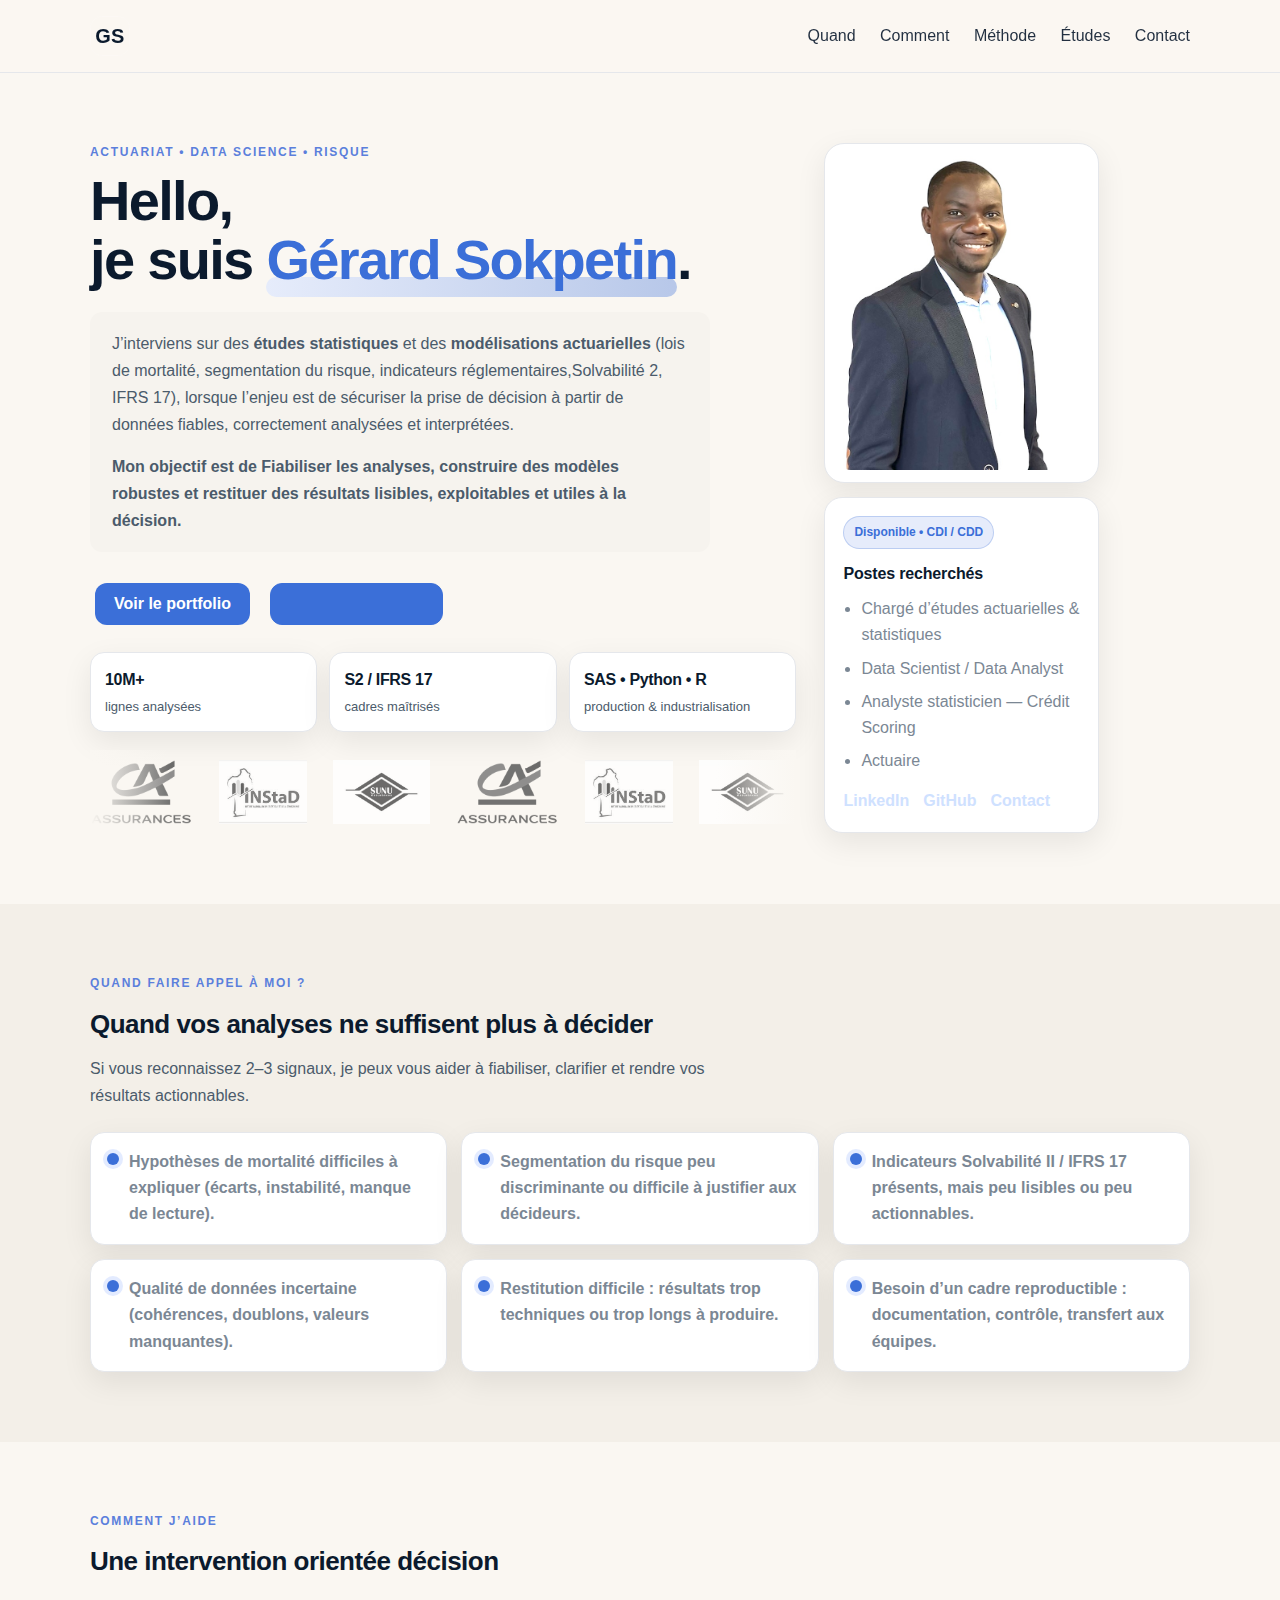
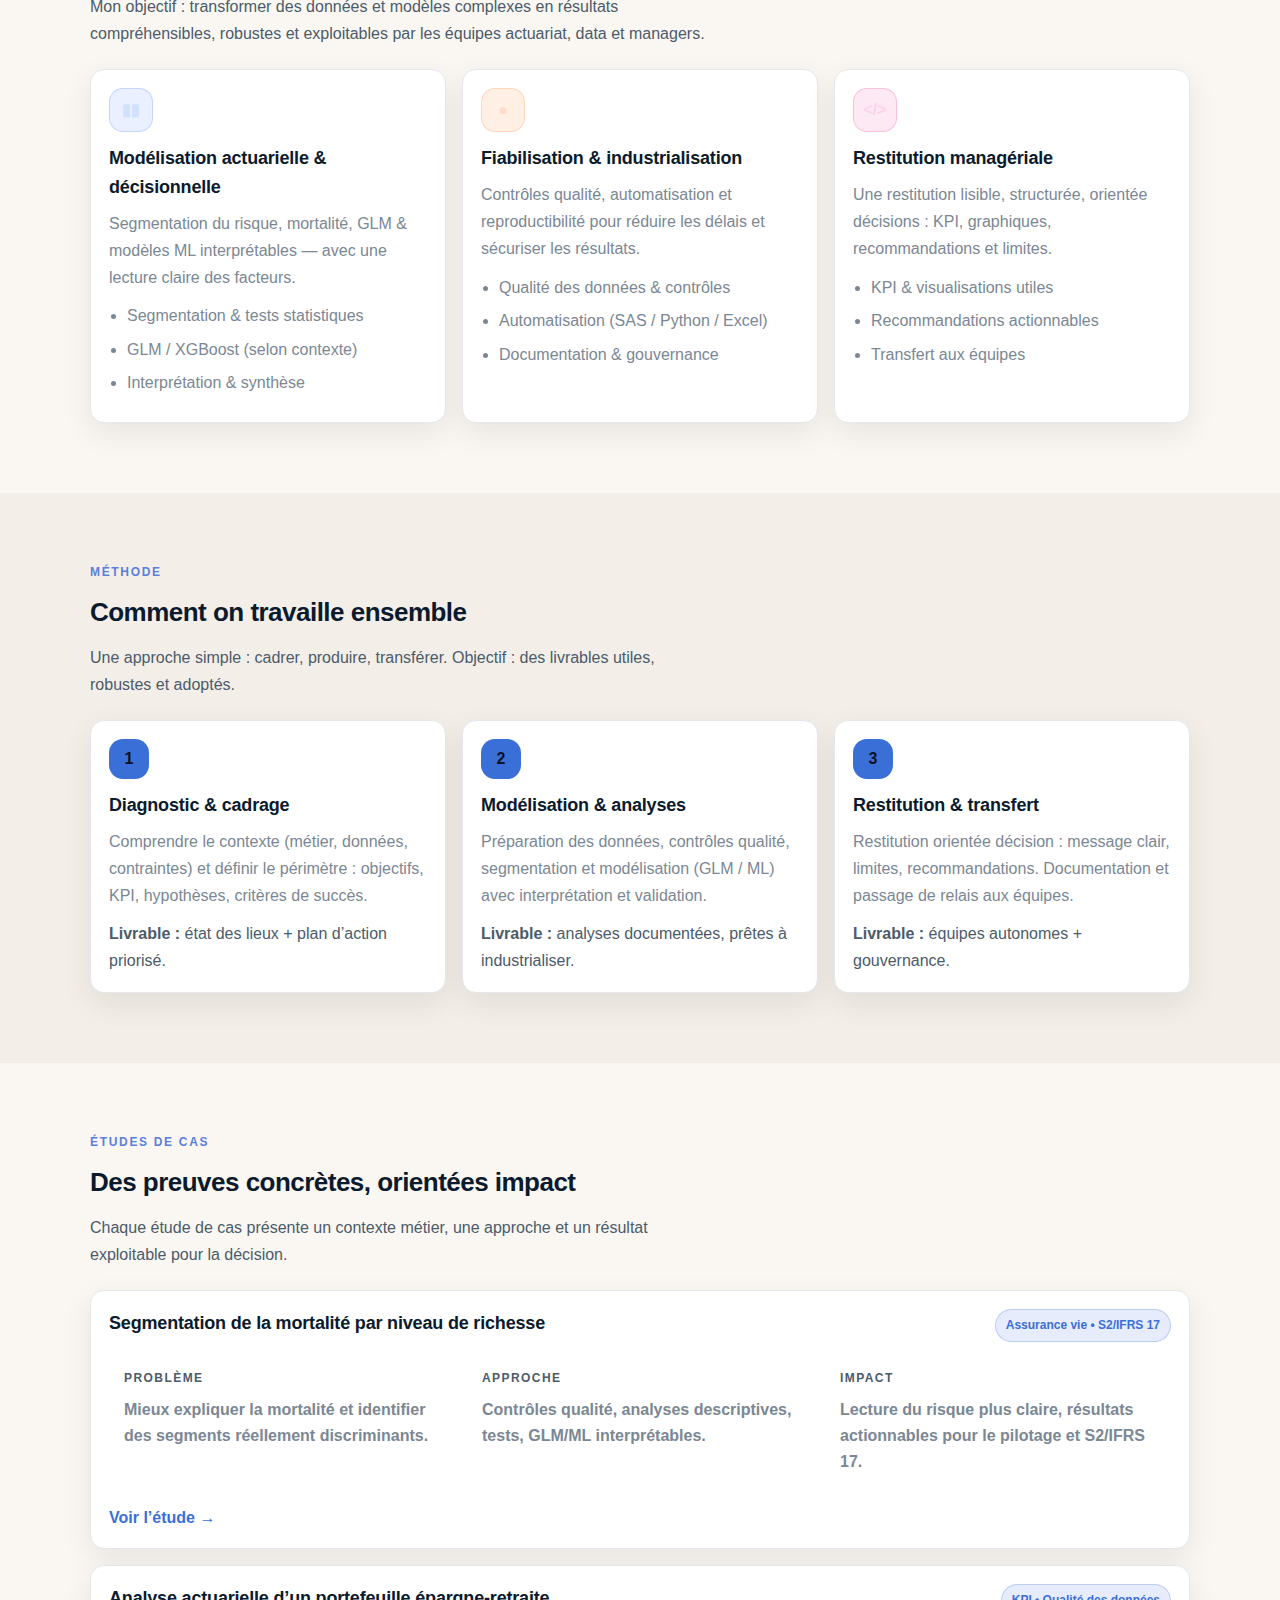
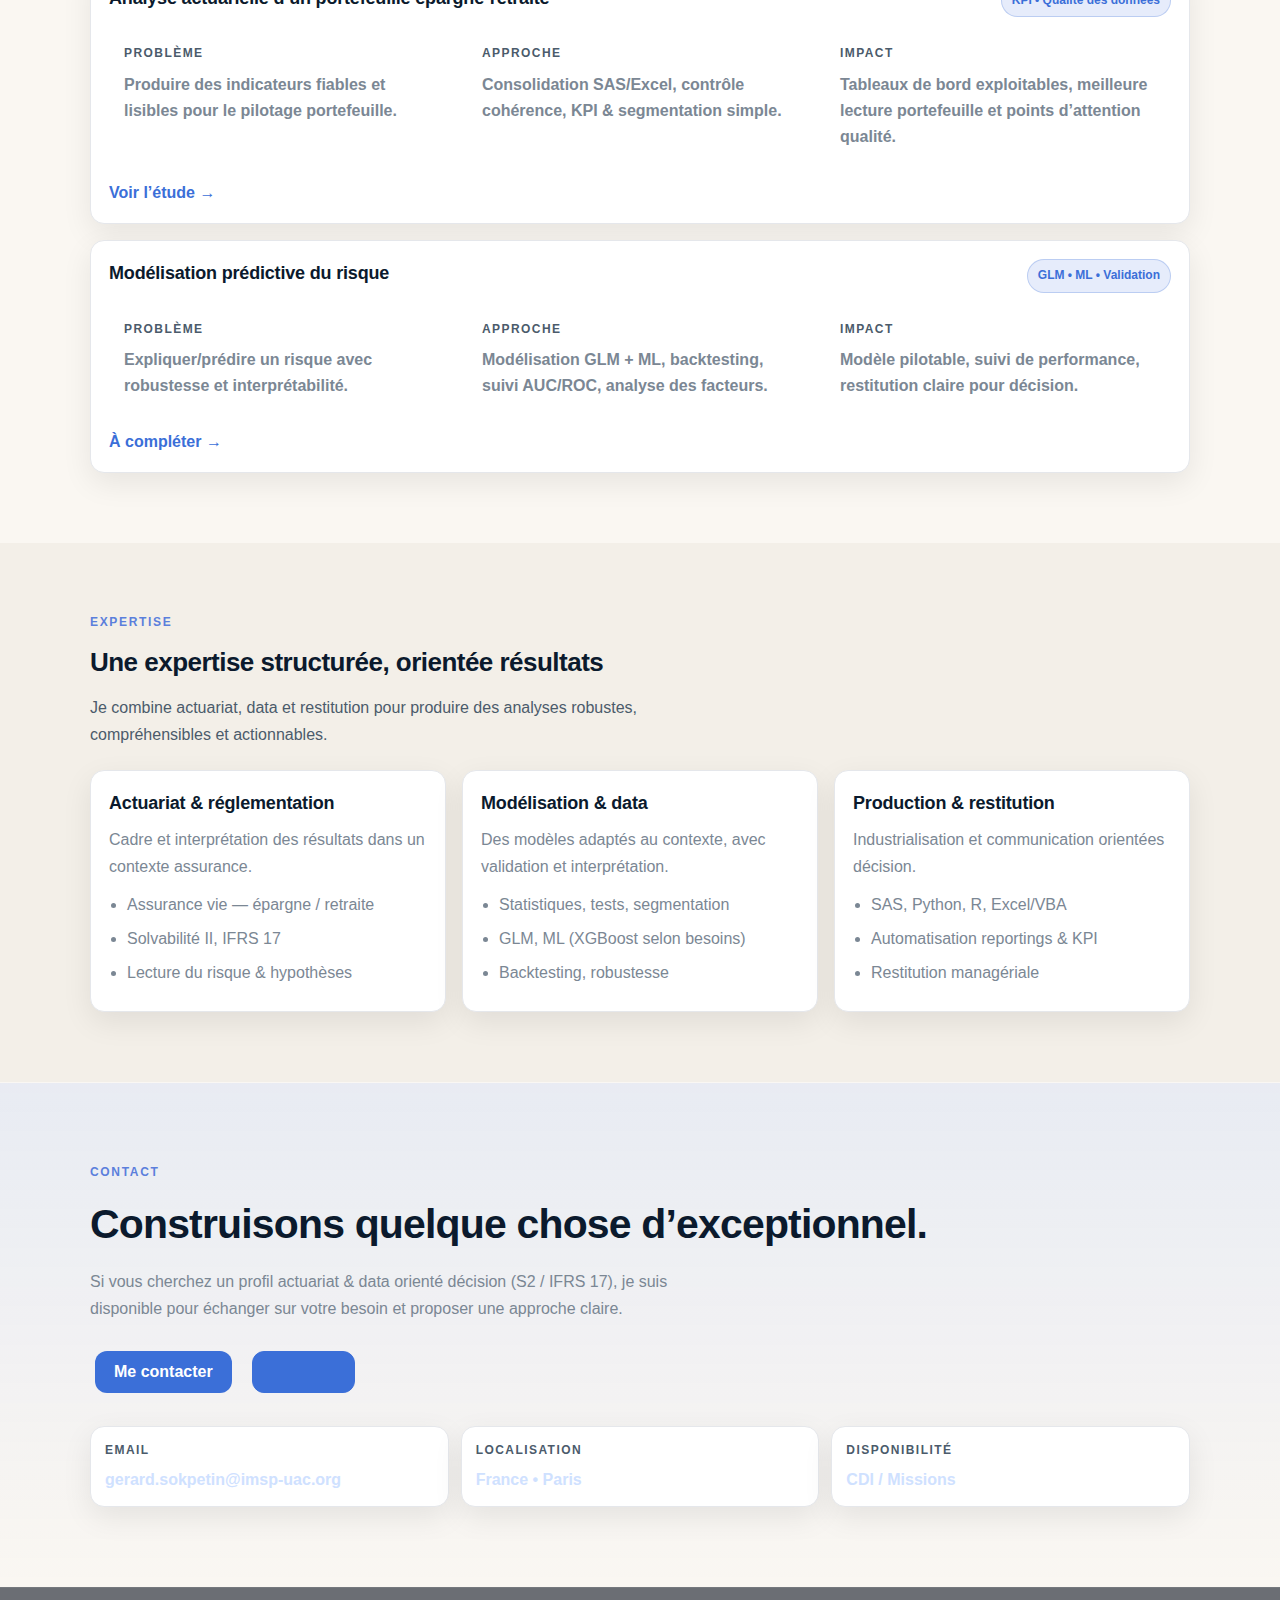
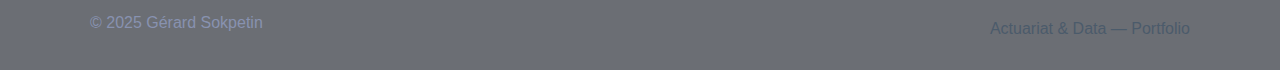
<file: index.html>
<!DOCTYPE html>
<html lang="fr">
<head>
  <meta charset="UTF-8" />
  <meta name="viewport" content="width=device-width, initial-scale=1" />
  <title>Gérard Sokpetin | Portfolio</title>
  <meta name="description" content="Portfolio – Actuariat, Data Science, Solvabilité II, IFRS 17" />
  <link rel="stylesheet" href="styles.css" />
</head>
<body>

<header class="header">
  <div class="container header__inner">
    <div class="logo">GS</div>
    <nav class="nav">
      <a href="#quand">Quand</a>
      <a href="#aide">Comment</a>
      <a href="#methode">Méthode</a>
      <a href="#projets">Études</a>
      <a href="#contact">Contact</a>
    </nav>
  </div>
</header>

<section class="hero" id="top">
  <div class="container hero__grid">

    <!-- Colonne gauche : message -->
    <div class="hero__left">
      <p class="eyebrow">ACTUARIAT • DATA SCIENCE • RISQUE</p>

      <h1>Hello,<br>
          je suis <span class="name-highlight">Gérard Sokpetin</span>.
      </h1>

      <div class="heroTextCard">
  <p>
    J’interviens sur des <strong>études statistiques</strong> et des
    <strong>modélisations actuarielles</strong>
    (lois de mortalité, segmentation du risque, indicateurs réglementaires,Solvabilité 2, IFRS 17),
    lorsque l’enjeu est de sécuriser la prise de décision à partir de données
    fiables, correctement analysées et interprétées.
  </p>

  <p class="heroTextCard__highlight">
    Mon objectif est de <strong>Fiabiliser les analyses</strong>, <strong>construire des modèles robustes</strong>
    et <strong>restituer des résultats lisibles, exploitables et utiles à la décision</strong>.
  </p>
</div>

      <div class="hero__cta">
        <a href="#projets" class="btn">Voir le portfolio</a>
        <a href="#" class="btn btn--outline">Télécharger le CV</a>
      </div>

      <div class="hero__stats">
        <div class="stat">
          <div class="stat__n">10M+</div>
          <div class="stat__t">lignes analysées</div>
        </div>
        <div class="stat">
          <div class="stat__n">S2 / IFRS 17</div>
          <div class="stat__t">cadres maîtrisés</div>
        </div>
        <div class="stat">
          <div class="stat__n">SAS • Python • R</div>
          <div class="stat__t">production & industrialisation</div>
        </div>
      </div>

<div class="logoMarquee" aria-label="Entreprises">
  <div class="logoMarquee__track">
    <!-- Série 1 -->
       <img src="CAA.png" alt="CAA">
       <img src="INStaD.jpg" alt="INStaD">
       <img src="SUNU.jpg" alt="SUNU">

   <!-- Série 2 (duplicquée pour boucle infinie) -->
       <img src="CAA.png" alt="CAA">
       <img src="INStaD.jpg" alt="INStaD">
       <img src="SUNU.jpg" alt="SUNU">
  </div>
</div>

    </div>

    <!-- Colonne droite : carte focus -->
    <aside class="hero__right">

  <!-- Photo -->
  <div class="heroPhoto">
    <img src="gerard.jpg" alt="Gérard Sokpetin">
  </div>

  <!-- Carte info -->
  <div class="heroCard">
    <p class="heroCard__badge">Disponible • CDI / CDD</p>

    <h3 class="heroCard__title">Postes recherchés</h3>
    <ul class="heroCard__list">
      <li>Chargé d’études actuarielles & statistiques</li>
      <li>Data Scientist / Data Analyst</li>
      <li>Analyste statisticien — Crédit Scoring</li>
      <li>Actuaire</li>
    </ul>

    <div class="heroCard__links">
      <a href="#">LinkedIn</a>
      <a href="#">GitHub</a>
      <a href="#contact">Contact</a>
    </div>
  </div>

</aside>

  </div>

</section>

<section id="quand" class="section section--dark">
  <div class="container">
    <p class="eyebrow">QUAND FAIRE APPEL À MOI ?</p>
    <h2 class="section__title">Quand vos analyses ne suffisent plus à décider</h2>
    <p class="section__desc">
      Si vous reconnaissez 2–3 signaux, je peux vous aider à fiabiliser, clarifier et rendre vos résultats actionnables.
    </p>

    <div class="signals">
      <div class="signal">
        <div class="signal__dot"></div>
        <div class="signal__text">Hypothèses de mortalité difficiles à expliquer (écarts, instabilité, manque de lecture).</div>
      </div>

      <div class="signal">
        <div class="signal__dot"></div>
        <div class="signal__text">Segmentation du risque peu discriminante ou difficile à justifier aux décideurs.</div>
      </div>

      <div class="signal">
        <div class="signal__dot"></div>
        <div class="signal__text">Indicateurs Solvabilité II / IFRS 17 présents, mais peu lisibles ou peu actionnables.</div>
      </div>

      <div class="signal">
        <div class="signal__dot"></div>
        <div class="signal__text">Qualité de données incertaine (cohérences, doublons, valeurs manquantes).</div>
      </div>

      <div class="signal">
        <div class="signal__dot"></div>
        <div class="signal__text">Restitution difficile : résultats trop techniques ou trop longs à produire.</div>
      </div>

      <div class="signal">
        <div class="signal__dot"></div>
        <div class="signal__text">Besoin d’un cadre reproductible : documentation, contrôle, transfert aux équipes.</div>
      </div>
    </div>
  </div>
</section>

<section id="aide" class="section">
  <div class="container">
    <p class="eyebrow">COMMENT J’AIDE</p>
    <h2 class="section__title">Une intervention orientée décision</h2>
    <p class="section__desc">
      Mon objectif : transformer des données et modèles complexes en résultats compréhensibles, robustes et exploitables
      par les équipes actuariat, data et managers.
    </p>

    <div class="pillars">
      <div class="pillar">
        <div class="pillar__icon">▮▮</div>
        <h3 class="pillar__title">Modélisation actuarielle & décisionnelle</h3>
        <p class="pillar__text">
          Segmentation du risque, mortalité, GLM & modèles ML interprétables — avec une lecture claire des facteurs.
        </p>
        <ul class="pillar__list">
          <li>Segmentation & tests statistiques</li>
          <li>GLM / XGBoost (selon contexte)</li>
          <li>Interprétation & synthèse</li>
        </ul>
      </div>

      <div class="pillar">
        <div class="pillar__icon pillar__icon--alt">●</div>
        <h3 class="pillar__title">Fiabilisation & industrialisation</h3>
        <p class="pillar__text">
          Contrôles qualité, automatisation et reproductibilité pour réduire les délais et sécuriser les résultats.
        </p>
        <ul class="pillar__list">
          <li>Qualité des données & contrôles</li>
          <li>Automatisation (SAS / Python / Excel)</li>
          <li>Documentation & gouvernance</li>
        </ul>
      </div>

      <div class="pillar">
        <div class="pillar__icon pillar__icon--pink">&lt;/&gt;</div>
        <h3 class="pillar__title">Restitution managériale</h3>
        <p class="pillar__text">
          Une restitution lisible, structurée, orientée décisions : KPI, graphiques, recommandations et limites.
        </p>
        <ul class="pillar__list">
          <li>KPI & visualisations utiles</li>
          <li>Recommandations actionnables</li>
          <li>Transfert aux équipes</li>
        </ul>
      </div>
    </div>
  </div>
</section>

<section id="methode" class="section section--dark">
  <div class="container">
    <p class="eyebrow">MÉTHODE</p>
    <h2 class="section__title">Comment on travaille ensemble</h2>
    <p class="section__desc">
      Une approche simple : cadrer, produire, transférer. Objectif : des livrables utiles, robustes et adoptés.
    </p>

    <div class="steps">
      <div class="step">
        <div class="step__n">1</div>
        <h3 class="step__title">Diagnostic & cadrage</h3>
        <p class="step__text">
          Comprendre le contexte (métier, données, contraintes) et définir le périmètre : objectifs, KPI, hypothèses,
          critères de succès.
        </p>
        <p class="step__deliverable"><strong>Livrable :</strong> état des lieux + plan d’action priorisé.</p>
      </div>

      <div class="step">
        <div class="step__n">2</div>
        <h3 class="step__title">Modélisation & analyses</h3>
        <p class="step__text">
          Préparation des données, contrôles qualité, segmentation et modélisation (GLM / ML) avec interprétation et
          validation.
        </p>
        <p class="step__deliverable"><strong>Livrable :</strong> analyses documentées, prêtes à industrialiser.</p>
      </div>

      <div class="step">
        <div class="step__n">3</div>
        <h3 class="step__title">Restitution & transfert</h3>
        <p class="step__text">
          Restitution orientée décision : message clair, limites, recommandations. Documentation et passage de relais
          aux équipes.
        </p>
        <p class="step__deliverable"><strong>Livrable :</strong> équipes autonomes + gouvernance.</p>
      </div>
    </div>
  </div>
</section>

<section id="projets" class="section">
  <div class="container">
    <p class="eyebrow">ÉTUDES DE CAS</p>
    <h2 class="section__title">Des preuves concrètes, orientées impact</h2>
    <p class="section__desc">
      Chaque étude de cas présente un contexte métier, une approche et un résultat exploitable pour la décision.
    </p>

    <div class="cases">
      <!-- Case 1 -->
      <article class="case">
        <div class="case__top">
          <h3 class="case__title">Segmentation de la mortalité par niveau de richesse</h3>
          <span class="tag">Assurance vie • S2/IFRS 17</span>
        </div>

        <div class="case__grid">
          <div class="case__block">
            <div class="case__label">Problème</div>
            <div class="case__text">Mieux expliquer la mortalité et identifier des segments réellement discriminants.</div>
          </div>

          <div class="case__block">
            <div class="case__label">Approche</div>
            <div class="case__text">Contrôles qualité, analyses descriptives, tests, GLM/ML interprétables.</div>
          </div>

          <div class="case__block">
            <div class="case__label">Impact</div>
            <div class="case__text">Lecture du risque plus claire, résultats actionnables pour le pilotage et S2/IFRS 17.</div>
          </div>
        </div>

        <a class="case__link" href="mortalite.html">Voir l’étude →</a>
      </article>

      <!-- Case 2 -->
      <article class="case">
        <div class="case__top">
          <h3 class="case__title">Analyse actuarielle d’un portefeuille épargne-retraite</h3>
          <span class="tag">KPI • Qualité des données</span>
        </div>

        <div class="case__grid">
          <div class="case__block">
            <div class="case__label">Problème</div>
            <div class="case__text">Produire des indicateurs fiables et lisibles pour le pilotage portefeuille.</div>
          </div>

          <div class="case__block">
            <div class="case__label">Approche</div>
            <div class="case__text">Consolidation SAS/Excel, contrôle cohérence, KPI & segmentation simple.</div>
          </div>

          <div class="case__block">
            <div class="case__label">Impact</div>
            <div class="case__text">Tableaux de bord exploitables, meilleure lecture portefeuille et points d’attention qualité.</div>
          </div>
        </div>

        <a class="case__link" href="epargne-retraite.html">Voir l’étude →</a>
      </article>

      <!-- Case 3 -->
      <article class="case">
        <div class="case__top">
          <h3 class="case__title">Modélisation prédictive du risque</h3>
          <span class="tag">GLM • ML • Validation</span>
        </div>

        <div class="case__grid">
          <div class="case__block">
            <div class="case__label">Problème</div>
            <div class="case__text">Expliquer/prédire un risque avec robustesse et interprétabilité.</div>
          </div>

          <div class="case__block">
            <div class="case__label">Approche</div>
            <div class="case__text">Modélisation GLM + ML, backtesting, suivi AUC/ROC, analyse des facteurs.</div>
          </div>

          <div class="case__block">
            <div class="case__label">Impact</div>
            <div class="case__text">Modèle pilotable, suivi de performance, restitution claire pour décision.</div>
          </div>
        </div>

        <a class="case__link" href="#">À compléter →</a>
      </article>
    </div>
  </div>
</section>

<section id="competences" class="section section--dark">
  <div class="container">
    <p class="eyebrow">EXPERTISE</p>
    <h2 class="section__title">Une expertise structurée, orientée résultats</h2>
    <p class="section__desc">
      Je combine actuariat, data et restitution pour produire des analyses robustes, compréhensibles et actionnables.
    </p>

    <div class="expertise">
      <div class="expert">
        <h3 class="expert__title">Actuariat & réglementation</h3>
        <p class="expert__text">Cadre et interprétation des résultats dans un contexte assurance.</p>
        <ul class="expert__list">
          <li>Assurance vie — épargne / retraite</li>
          <li>Solvabilité II, IFRS 17</li>
          <li>Lecture du risque & hypothèses</li>
        </ul>
      </div>

      <div class="expert">
        <h3 class="expert__title">Modélisation & data</h3>
        <p class="expert__text">Des modèles adaptés au contexte, avec validation et interprétation.</p>
        <ul class="expert__list">
          <li>Statistiques, tests, segmentation</li>
          <li>GLM, ML (XGBoost selon besoins)</li>
          <li>Backtesting, robustesse</li>
        </ul>
      </div>

      <div class="expert">
        <h3 class="expert__title">Production & restitution</h3>
        <p class="expert__text">Industrialisation et communication orientées décision.</p>
        <ul class="expert__list">
          <li>SAS, Python, R, Excel/VBA</li>
          <li>Automatisation reportings & KPI</li>
          <li>Restitution managériale</li>
        </ul>
      </div>
    </div>
  </div>
</section>

<section id="contact" class="closing">
  <div class="container closing__inner">
    <div class="closing__text">
      <p class="eyebrow">CONTACT</p>
      <h2 class="closing__title">Construisons quelque chose d’exceptionnel.</h2>
      <p class="closing__desc">
        Si vous cherchez un profil actuariat & data orienté décision (S2 / IFRS 17), je suis disponible
        pour échanger sur votre besoin et proposer une approche claire.
      </p>
    </div>

    <div class="closing__cta">
      <a class="btn" href="mailto:gerard.sokpetin@imsp-uac.org">Me contacter</a>
      <a class="btn btn--outline" href="#">LinkedIn</a>
    </div>

    <div class="closing__info">
      <div class="info">
        <div class="info__k">Email</div>
        <div class="info__v">gerard.sokpetin@imsp-uac.org</div>
      </div>
      <div class="info">
        <div class="info__k">Localisation</div>
        <div class="info__v">France • Paris</div>
      </div>
      <div class="info">
        <div class="info__k">Disponibilité</div>
        <div class="info__v">CDI / Missions</div>
      </div>
    </div>
  </div>
</section>

<footer class="footer footer--pro">
  <div class="container footer__inner">
    <p>© 2025 Gérard Sokpetin</p>
    <p class="footer__muted">Actuariat & Data — Portfolio</p>
  </div>
</footer>

</body>
</html>
</file>
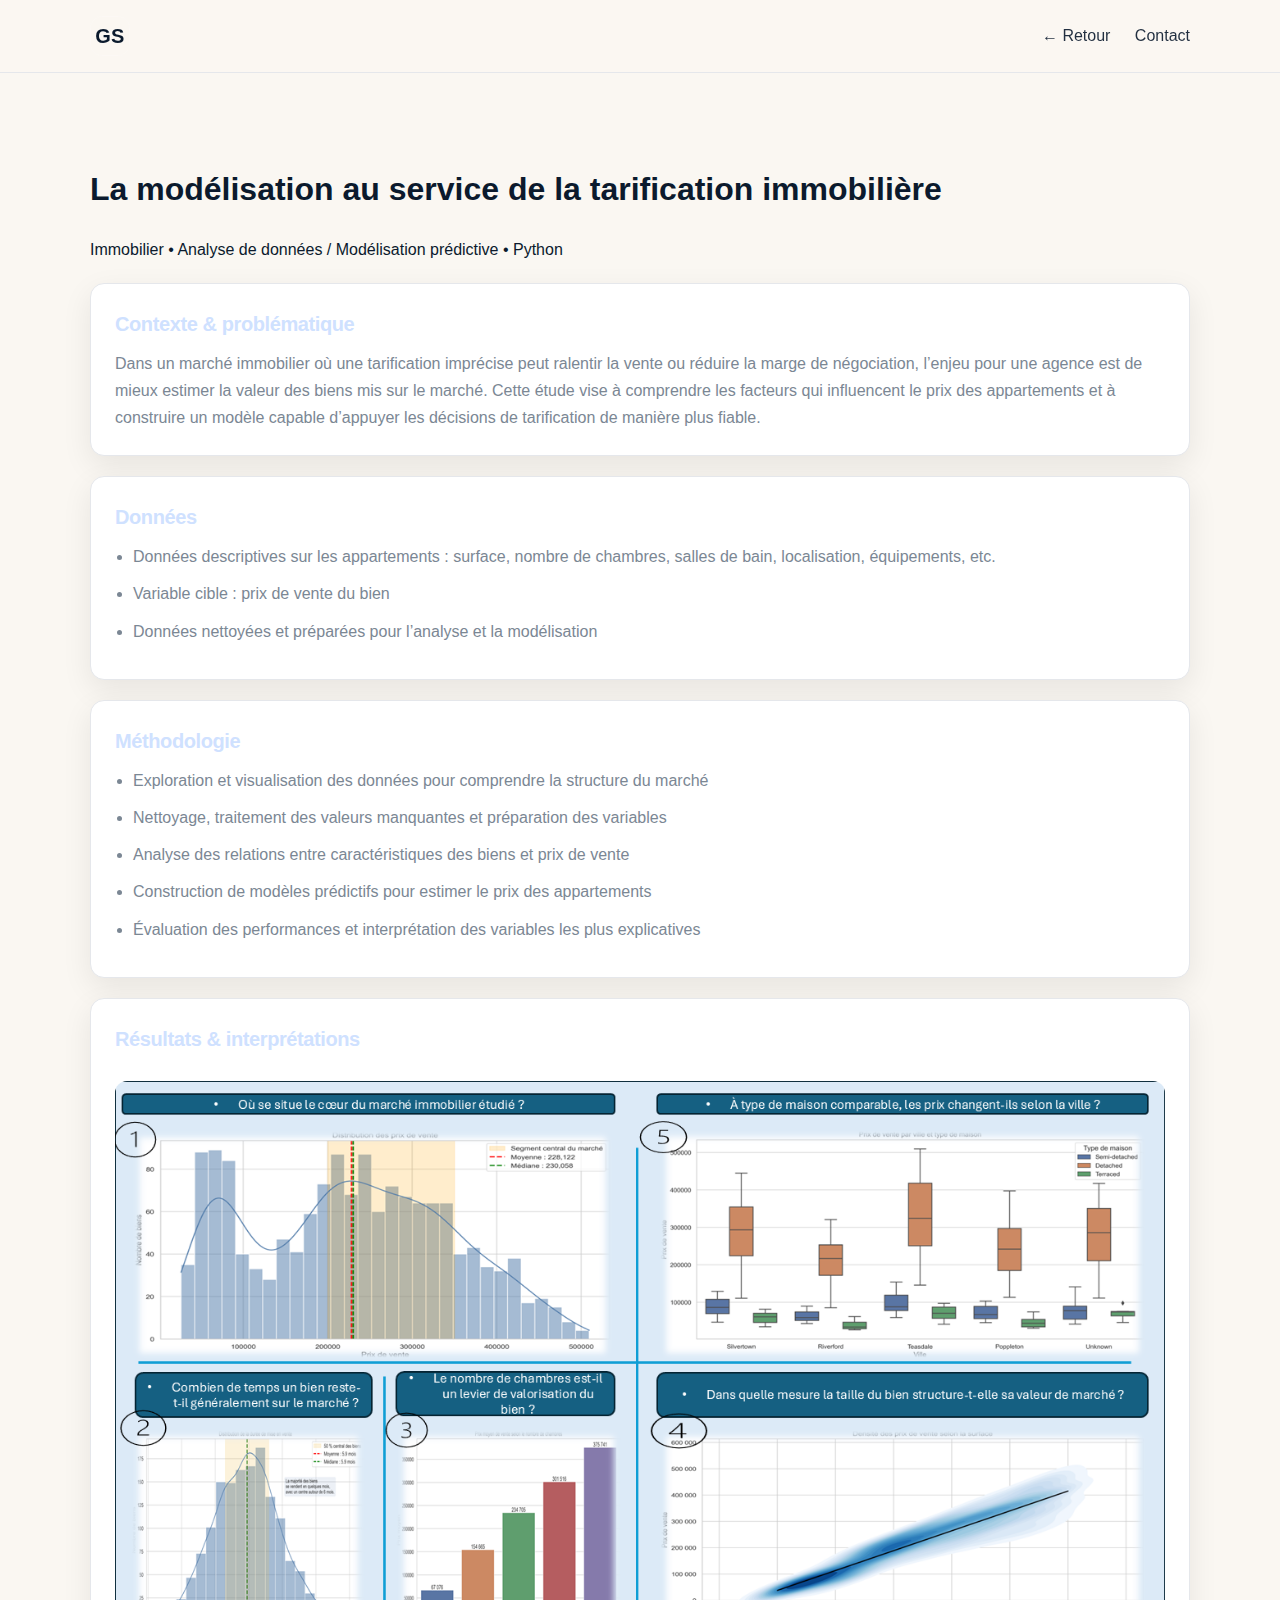
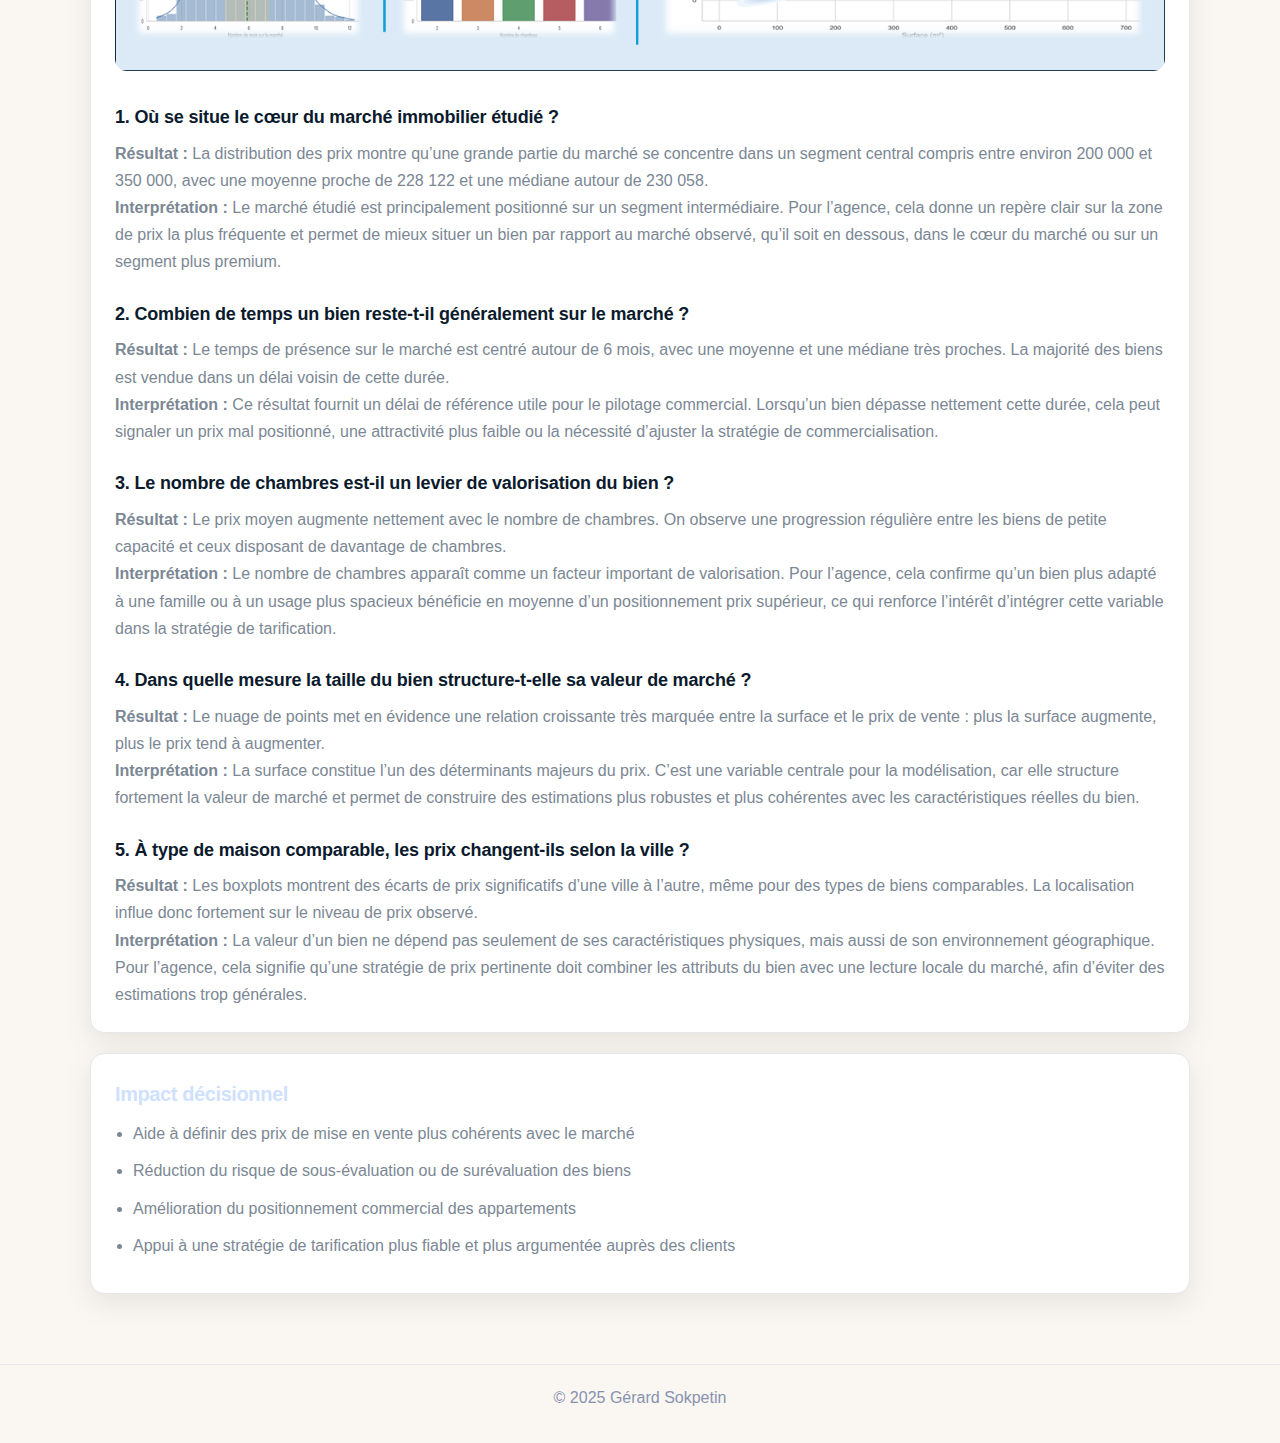
<file: AgentImmo.html>
<!DOCTYPE html>
<html lang="fr">
<head>
  <meta charset="UTF-8" />
  <meta name="viewport" content="width=device-width, initial-scale=1" />
  <title>Projet — Tarification immobilière</title>
  <link rel="stylesheet" href="../styles.css" />
</head>
<body>

<header class="header">
  <div class="container header__inner">
    <div class="logo">GS</div>
    <nav class="nav">
      <a href="../index.html#projets">← Retour</a>
      <a href="../index.html#contact">Contact</a>
    </nav>
  </div>
</header>

<section class="section">
  <div class="container">
    <h1>La modélisation au service de la tarification immobilière</h1>
    <p class="subtitle">Immobilier • Analyse de données / Modélisation prédictive • Python</p>

    <div class="project-card" style="margin-top:20px;">
      <h2>Contexte & problématique</h2>
      <p>
        Dans un marché immobilier où une tarification imprécise peut ralentir la vente ou réduire la
        marge de négociation, l’enjeu pour une agence est de mieux estimer la valeur des biens mis sur
        le marché. Cette étude vise à comprendre les facteurs qui influencent le prix des appartements
        et à construire un modèle capable d’appuyer les décisions de tarification de manière plus fiable.
      </p>
    </div>

    <div class="project-card" style="margin-top:20px;">
      <h2>Données</h2>
      <ul class="skills">
        <li>Données descriptives sur les appartements : surface, nombre de chambres, salles de bain, localisation, équipements, etc.</li>
        <li>Variable cible : prix de vente du bien</li>
        <li>Données nettoyées et préparées pour l’analyse et la modélisation</li>
      </ul>
    </div>

    <div class="project-card" style="margin-top:20px;">
      <h2>Méthodologie</h2>
      <ul class="skills">
        <li>Exploration et visualisation des données pour comprendre la structure du marché</li>
        <li>Nettoyage, traitement des valeurs manquantes et préparation des variables</li>
        <li>Analyse des relations entre caractéristiques des biens et prix de vente</li>
        <li>Construction de modèles prédictifs pour estimer le prix des appartements</li>
        <li>Évaluation des performances et interprétation des variables les plus explicatives</li>
      </ul>
    </div>

    <div class="project-card" style="margin-top:20px;">
  <h2>Résultats & interprétations</h2>

  <img src="AE.png"
       alt="Synthèse des résultats de l'étude de tarification immobilière"
       style="width:100%; border-radius:12px; margin-top:16px;" />

  <div style="margin-top:24px;">
    <h3>1. Où se situe le cœur du marché immobilier étudié ?</h3>
    <p>
      <strong>Résultat :</strong> La distribution des prix montre qu’une grande partie du marché se concentre
      dans un segment central compris entre environ 200 000 et 350 000, avec une moyenne proche de 228 122
      et une médiane autour de 230 058.
    </p>
    <p>
      <strong>Interprétation :</strong> Le marché étudié est principalement positionné sur un segment intermédiaire.
      Pour l’agence, cela donne un repère clair sur la zone de prix la plus fréquente et permet de mieux situer
      un bien par rapport au marché observé, qu’il soit en dessous, dans le cœur du marché ou sur un segment plus premium.
    </p>
  </div>

  <div style="margin-top:24px;">
    <h3>2. Combien de temps un bien reste-t-il généralement sur le marché ?</h3>
    <p>
      <strong>Résultat :</strong> Le temps de présence sur le marché est centré autour de 6 mois, avec une moyenne
      et une médiane très proches. La majorité des biens est vendue dans un délai voisin de cette durée.
    </p>
    <p>
      <strong>Interprétation :</strong> Ce résultat fournit un délai de référence utile pour le pilotage commercial.
      Lorsqu’un bien dépasse nettement cette durée, cela peut signaler un prix mal positionné, une attractivité plus faible
      ou la nécessité d’ajuster la stratégie de commercialisation.
    </p>
  </div>

  <div style="margin-top:24px;">
    <h3>3. Le nombre de chambres est-il un levier de valorisation du bien ?</h3>
    <p>
      <strong>Résultat :</strong> Le prix moyen augmente nettement avec le nombre de chambres. On observe une progression
      régulière entre les biens de petite capacité et ceux disposant de davantage de chambres.
    </p>
    <p>
      <strong>Interprétation :</strong> Le nombre de chambres apparaît comme un facteur important de valorisation.
      Pour l’agence, cela confirme qu’un bien plus adapté à une famille ou à un usage plus spacieux bénéficie en moyenne
      d’un positionnement prix supérieur, ce qui renforce l’intérêt d’intégrer cette variable dans la stratégie de tarification.
    </p>
  </div>

  <div style="margin-top:24px;">
    <h3>4. Dans quelle mesure la taille du bien structure-t-elle sa valeur de marché ?</h3>
    <p>
      <strong>Résultat :</strong> Le nuage de points met en évidence une relation croissante très marquée entre la surface
      et le prix de vente : plus la surface augmente, plus le prix tend à augmenter.
    </p>
    <p>
      <strong>Interprétation :</strong> La surface constitue l’un des déterminants majeurs du prix. C’est une variable centrale
      pour la modélisation, car elle structure fortement la valeur de marché et permet de construire des estimations plus robustes
      et plus cohérentes avec les caractéristiques réelles du bien.
    </p>
  </div>

  <div style="margin-top:24px;">
    <h3>5. À type de maison comparable, les prix changent-ils selon la ville ?</h3>
    <p>
      <strong>Résultat :</strong> Les boxplots montrent des écarts de prix significatifs d’une ville à l’autre, même pour
      des types de biens comparables. La localisation influe donc fortement sur le niveau de prix observé.
    </p>
    <p>
      <strong>Interprétation :</strong> La valeur d’un bien ne dépend pas seulement de ses caractéristiques physiques,
      mais aussi de son environnement géographique. Pour l’agence, cela signifie qu’une stratégie de prix pertinente doit
      combiner les attributs du bien avec une lecture locale du marché, afin d’éviter des estimations trop générales.
    </p>
  </div>
</div>

    <div class="project-card" style="margin-top:20px;">
      <h2>Impact décisionnel</h2>
      <ul class="skills">
        <li>Aide à définir des prix de mise en vente plus cohérents avec le marché</li>
        <li>Réduction du risque de sous-évaluation ou de surévaluation des biens</li>
        <li>Amélioration du positionnement commercial des appartements</li>
        <li>Appui à une stratégie de tarification plus fiable et plus argumentée auprès des clients</li>
      </ul>
    </div>

  </div>
</section>

<footer class="footer">
  <p>© 2025 Gérard Sokpetin</p>
</footer>

</body>
</html>
</file>
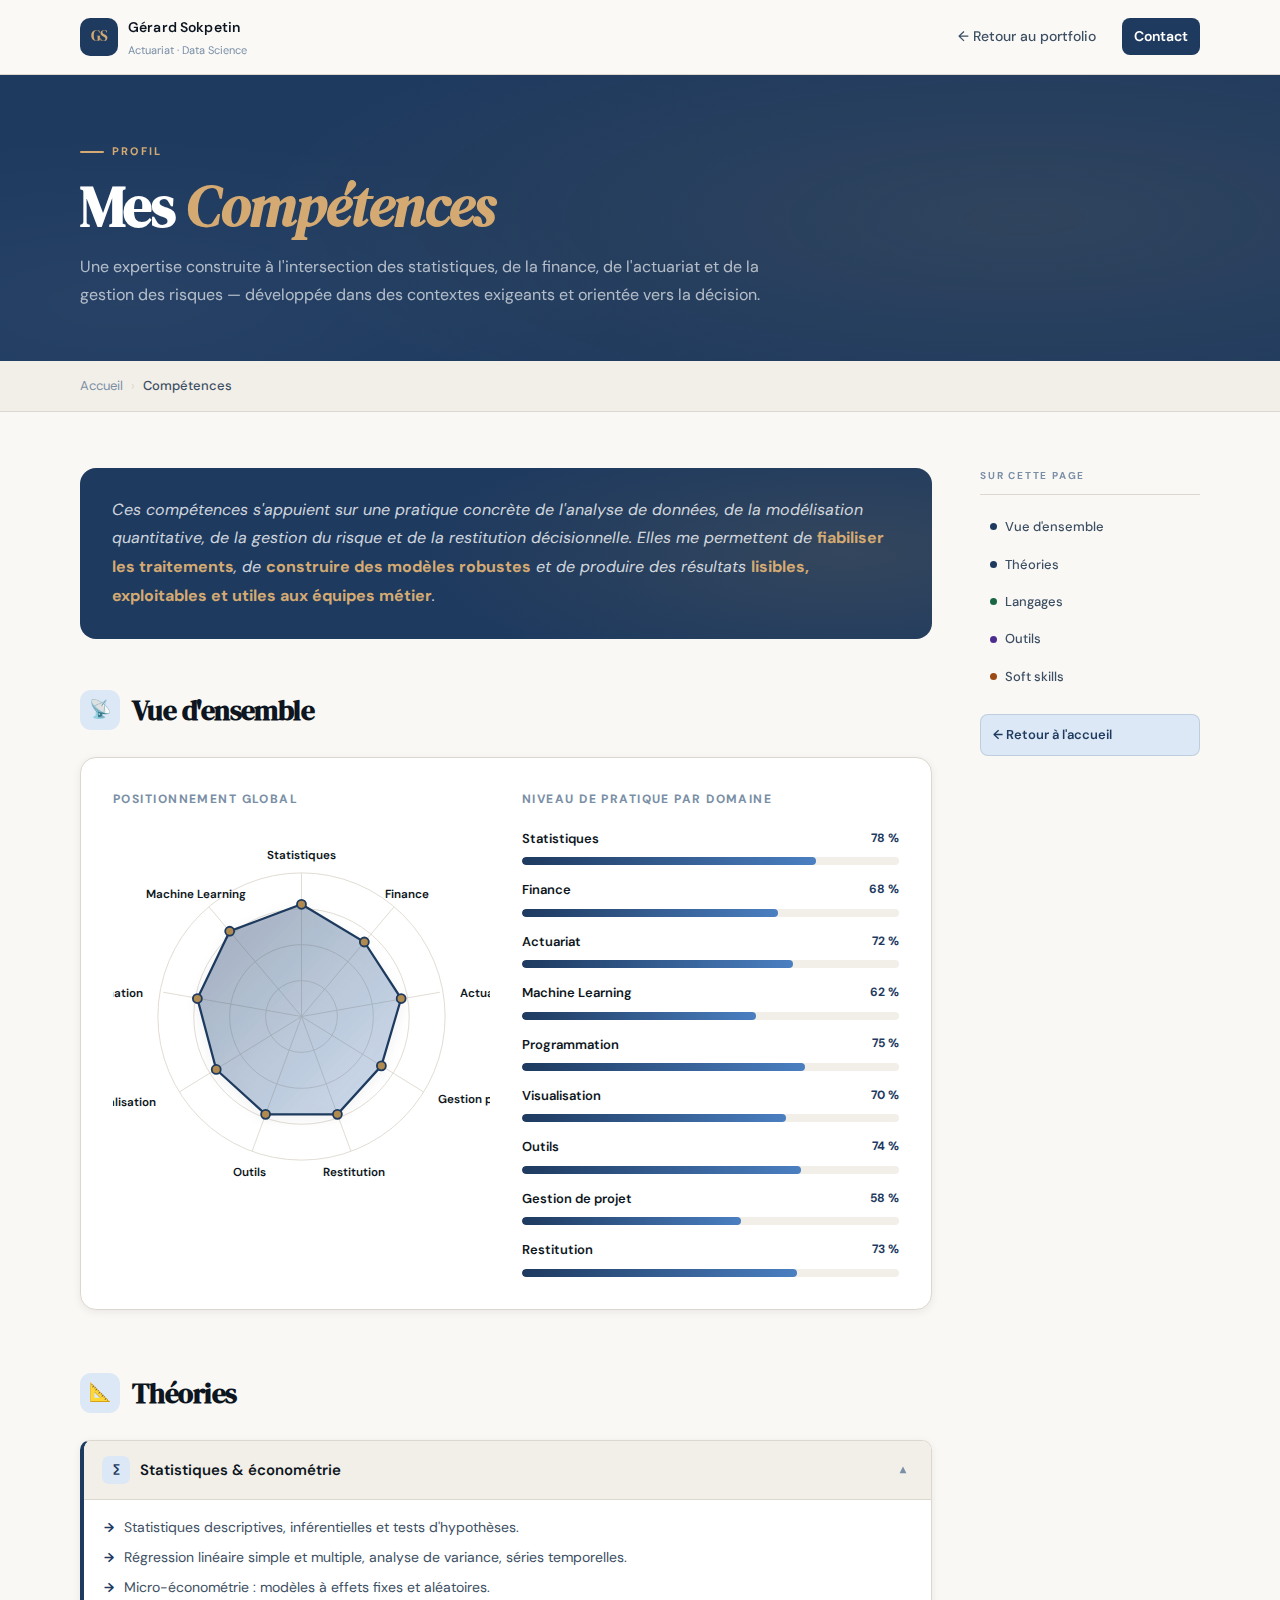
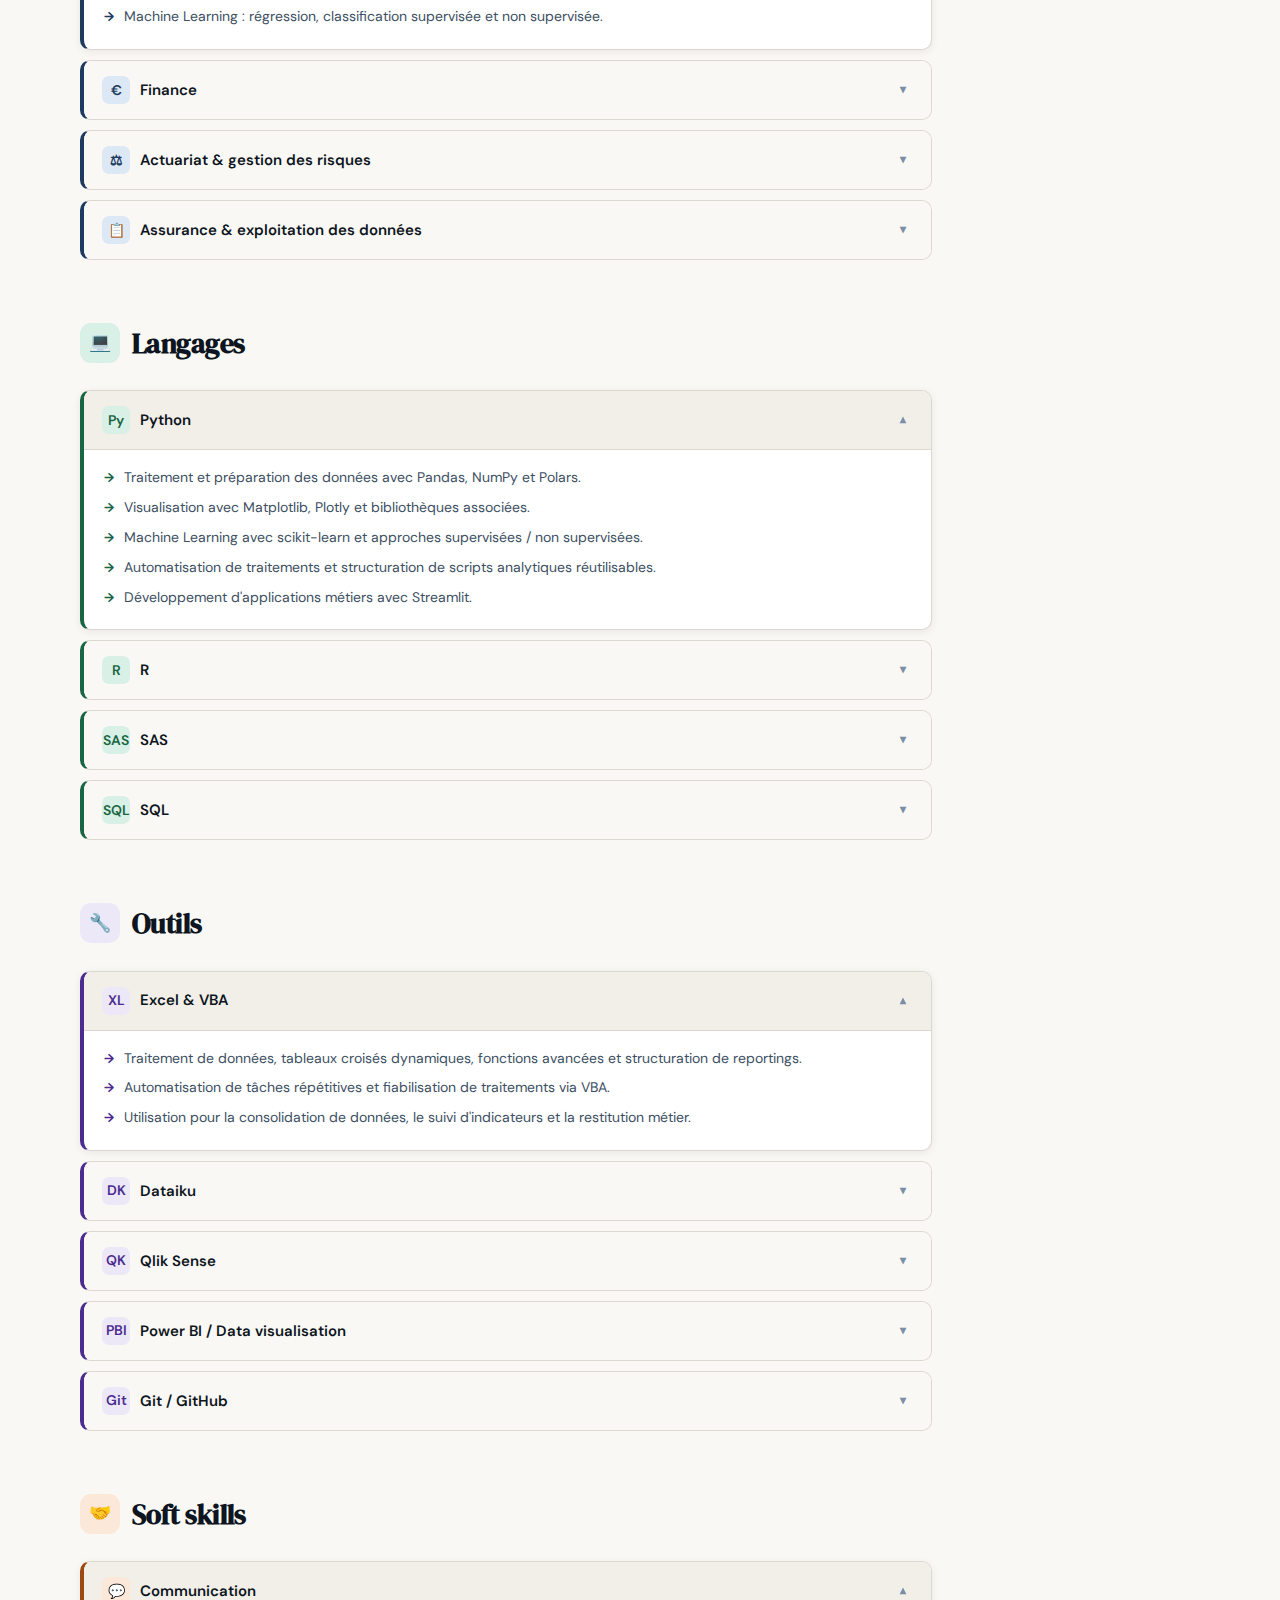
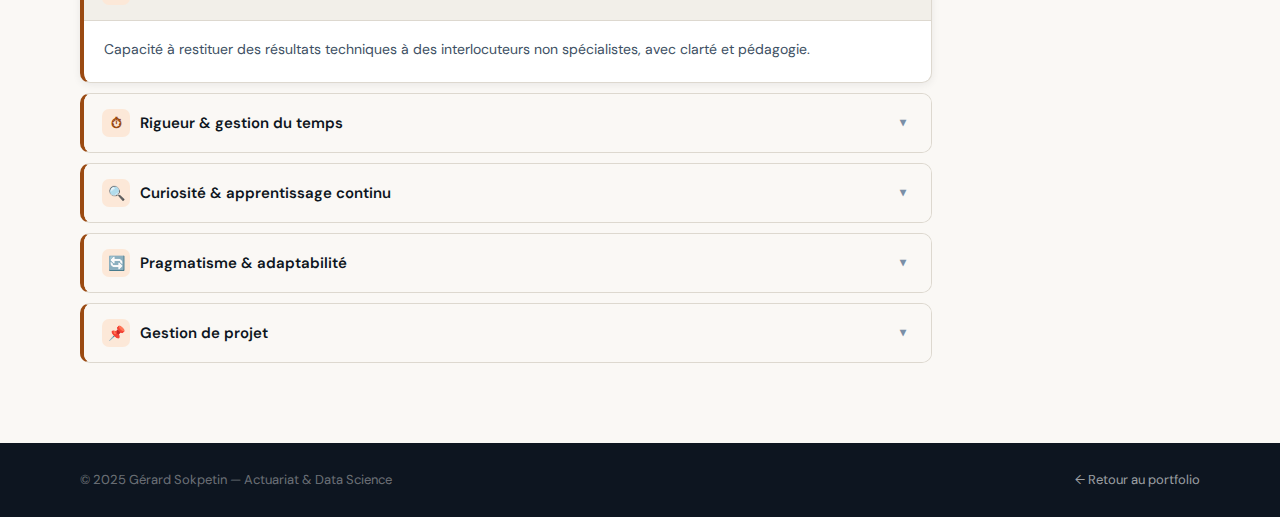
<file: detail_competences(1).html>
<!DOCTYPE html>
<html lang="fr">
<head>
  <meta charset="UTF-8" />
  <meta name="viewport" content="width=device-width, initial-scale=1" />
  <title>Compétences — Gérard Sokpetin</title>
  <meta name="description" content="Compétences en actuariat, data science, statistiques et finance — Gérard Sokpetin" />
  <link rel="preconnect" href="https://fonts.googleapis.com">
  <link rel="preconnect" href="https://fonts.gstatic.com" crossorigin>
  <link href="https://fonts.googleapis.com/css2?family=DM+Serif+Display:ital@0;1&family=DM+Sans:wght@300;400;500;600;700&display=swap" rel="stylesheet">

  <!-- Google tag (gtag.js) -->
  <script async src="https://www.googletagmanager.com/gtag/js?id=G-SG39TQLYT6"></script>
  <script>
    window.dataLayer = window.dataLayer || [];
    function gtag(){dataLayer.push(arguments);}
    gtag('js', new Date());
    gtag('config', 'G-SG39TQLYT6');
  </script>

  <style>
    /* ═══════════════════════════════
       TOKENS — identiques à index.html
    ═══════════════════════════════ */
    :root {
      --ink:        #0d1520;
      --ink-soft:   #3d4f63;
      --ink-muted:  #7a8fa6;
      --paper:      #faf8f5;
      --paper2:     #f2efe9;
      --paper3:     #e8e3da;
      --gold:       #b08a4e;
      --gold-light: #d4aa72;
      --gold-soft:  #f5ead8;
      --blue:       #1e3a5f;
      --blue-mid:   #2d5485;
      --blue-soft:  #dce8f5;
      --green:      #1a6644;
      --green-soft: #d8f0e5;
      --purple:     #4c2d8f;
      --purple-soft:#ede8f8;
      --orange:     #9a4a12;
      --orange-soft:#fce8d8;
      --line:       #ddd8cf;
      --shadow-sm:  0 2px 8px rgba(13,21,32,.07);
      --shadow-md:  0 8px 28px rgba(13,21,32,.10);
      --shadow-lg:  0 20px 60px rgba(13,21,32,.13);
      --radius:     16px;
      --radius-sm:  10px;
    }

    /* ═══════════════════════════════
       RESET & BASE
    ═══════════════════════════════ */
    *, *::before, *::after { box-sizing: border-box; margin: 0; padding: 0; }
    html { scroll-behavior: smooth; font-size: 16px; }

    body {
      font-family: 'DM Sans', sans-serif;
      background: var(--paper);
      color: var(--ink);
      line-height: 1.65;
      -webkit-font-smoothing: antialiased;
    }

    img { display: block; max-width: 100%; }
    a { text-underline-offset: 5px; }

    .container {
      width: 92%;
      max-width: 1120px;
      margin: 0 auto;
    }

    /* ═══════════════════════════════
       HEADER
    ═══════════════════════════════ */
    .header {
      position: sticky;
      top: 0;
      z-index: 100;
      background: rgba(250,248,245,.92);
      backdrop-filter: blur(14px);
      border-bottom: 1px solid var(--line);
    }

    .header__inner {
      display: flex;
      justify-content: space-between;
      align-items: center;
      padding: 14px 0;
    }

    .logo {
      display: flex;
      align-items: center;
      gap: 10px;
      text-decoration: none;
    }

    .logo__monogram {
      width: 38px;
      height: 38px;
      border-radius: 10px;
      background: var(--blue);
      color: var(--gold-light);
      font-family: 'DM Serif Display', serif;
      font-size: 15px;
      display: grid;
      place-items: center;
      letter-spacing: -.5px;
    }

    .logo__text {
      font-size: 14px;
      font-weight: 600;
      color: var(--ink);
      letter-spacing: .01em;
    }

    .logo__sub {
      font-size: 11px;
      font-weight: 400;
      color: var(--ink-muted);
      display: block;
      margin-top: 1px;
    }

    .nav {
      display: flex;
      align-items: center;
      gap: 6px;
    }

    .nav a {
      color: var(--ink-soft);
      padding: 7px 12px;
      border-radius: 8px;
      text-decoration: none;
      font-size: 14px;
      font-weight: 500;
      transition: color .15s, background .15s;
    }

    .nav a:hover { color: var(--ink); background: var(--paper2); }

    .nav .nav__back {
      display: flex;
      align-items: center;
      gap: 5px;
      color: var(--ink-soft);
    }

    .nav .nav__cta {
      background: var(--blue);
      color: #fff;
      font-weight: 600;
      margin-left: 8px;
    }

    .nav .nav__cta:hover { background: var(--blue-mid); color: #fff; }

    /* ═══════════════════════════════
       HERO BANNER
    ═══════════════════════════════ */
    .page-hero {
      background: var(--blue);
      padding: 60px 0 52px;
      position: relative;
      overflow: hidden;
    }

    .page-hero::before {
      content: '';
      position: absolute;
      inset: 0;
      background:
        radial-gradient(ellipse 60% 80% at 80% 50%, rgba(176,138,78,.12), transparent),
        radial-gradient(ellipse 40% 60% at 10% 80%, rgba(255,255,255,.04), transparent);
      pointer-events: none;
    }

    .page-hero__inner {
      position: relative;
      z-index: 1;
    }

    .eyebrow {
      display: inline-flex;
      align-items: center;
      gap: 8px;
      font-size: 11px;
      letter-spacing: .2em;
      font-weight: 700;
      text-transform: uppercase;
      color: var(--gold-light);
      margin-bottom: 14px;
    }

    .eyebrow::before {
      content: '';
      width: 24px;
      height: 2px;
      background: var(--gold-light);
      border-radius: 2px;
      display: inline-block;
    }

    .page-hero h1 {
      font-family: 'DM Serif Display', serif;
      font-size: clamp(36px, 5vw, 58px);
      color: #fff;
      line-height: 1.08;
      letter-spacing: -0.02em;
      margin-bottom: 16px;
    }

    .page-hero h1 em {
      color: var(--gold-light);
      font-style: italic;
    }

    .page-hero__desc {
      max-width: 62ch;
      font-size: 16px;
      color: rgba(255,255,255,.65);
      line-height: 1.75;
    }

    /* ═══════════════════════════════
       BREADCRUMB
    ═══════════════════════════════ */
    .breadcrumb {
      padding: 14px 0;
      border-bottom: 1px solid var(--line);
      background: var(--paper2);
    }

    .breadcrumb__inner {
      display: flex;
      align-items: center;
      gap: 8px;
      font-size: 13px;
      color: var(--ink-muted);
    }

    .breadcrumb a {
      color: var(--ink-muted);
      text-decoration: none;
      transition: color .15s;
    }

    .breadcrumb a:hover { color: var(--blue); }

    .breadcrumb__sep { color: var(--line); }
    .breadcrumb__current { color: var(--ink-soft); font-weight: 500; }

    /* ═══════════════════════════════
       PAGE LAYOUT
    ═══════════════════════════════ */
    .page-body {
      padding: 56px 0 80px;
    }

    .page-layout {
      display: grid;
      grid-template-columns: 1fr 220px;
      gap: 48px;
      align-items: start;
    }

    /* ═══════════════════════════════
       STICKY SIDEBAR
    ═══════════════════════════════ */
    .toc {
      position: sticky;
      top: 84px;
    }

    .toc__label {
      font-size: 10px;
      font-weight: 700;
      letter-spacing: .18em;
      text-transform: uppercase;
      color: var(--ink-muted);
      margin-bottom: 14px;
      padding-bottom: 10px;
      border-bottom: 1px solid var(--line);
    }

    .toc__list {
      list-style: none;
      padding: 0;
      display: flex;
      flex-direction: column;
      gap: 2px;
    }

    .toc__list a {
      display: flex;
      align-items: center;
      gap: 8px;
      padding: 7px 10px;
      border-radius: 8px;
      text-decoration: none;
      font-size: 13px;
      font-weight: 500;
      color: var(--ink-soft);
      transition: color .15s, background .15s;
    }

    .toc__list a:hover {
      color: var(--blue);
      background: var(--blue-soft);
    }

    .toc__dot {
      width: 7px;
      height: 7px;
      border-radius: 50%;
      flex-shrink: 0;
    }

    .toc__back {
      display: flex;
      align-items: center;
      gap: 6px;
      padding: 9px 12px;
      border-radius: 8px;
      background: var(--blue-soft);
      color: var(--blue);
      font-size: 13px;
      font-weight: 600;
      text-decoration: none;
      margin-top: 20px;
      border: 1.5px solid rgba(30,58,95,.15);
      transition: all .15s;
    }

    .toc__back:hover { background: var(--blue); color: #fff; }

    /* ═══════════════════════════════
       SECTION BLOCKS
    ═══════════════════════════════ */
    .section-block {
      margin-bottom: 60px;
      scroll-margin-top: 100px;
    }

    .section-block:last-child { margin-bottom: 0; }

    .section-heading {
      display: flex;
      align-items: center;
      gap: 12px;
      margin-bottom: 24px;
    }

    .section-heading__icon {
      width: 40px;
      height: 40px;
      border-radius: 11px;
      display: grid;
      place-items: center;
      font-size: 18px;
      flex-shrink: 0;
    }

    .section-heading h2 {
      font-family: 'DM Serif Display', serif;
      font-size: clamp(22px, 2.5vw, 28px);
      color: var(--ink);
      letter-spacing: -0.02em;
    }

    .section-rule {
      width: 100%;
      height: 1px;
      background: var(--line);
      margin-bottom: 28px;
      display: none; /* replaced by heading */
    }

    /* ═══════════════════════════════
       OVERVIEW CARD (radar + bars)
    ═══════════════════════════════ */
    .overview-card {
      background: #fff;
      border: 1px solid var(--line);
      border-radius: var(--radius);
      padding: 32px;
      box-shadow: var(--shadow-sm);
    }

    .overview-grid {
      display: grid;
      grid-template-columns: 1fr 1fr;
      gap: 32px;
      align-items: start;
    }

    .overview-subtitle {
      font-size: 12px;
      font-weight: 700;
      letter-spacing: .12em;
      text-transform: uppercase;
      color: var(--ink-muted);
      margin-bottom: 18px;
    }

    .radar-wrap {
      display: flex;
      justify-content: center;
      align-items: center;
      min-height: 340px;
    }

    .radar-wrap svg { max-width: 100%; height: auto; display: block; }

    /* Bars */
    .bars-list { display: grid; gap: 14px; }

    .bar-row { display: grid; gap: 8px; }

    .bar-meta {
      display: flex;
      justify-content: space-between;
      align-items: center;
    }

    .bar-label {
      font-size: 13px;
      font-weight: 600;
      color: var(--ink);
    }

    .bar-value {
      font-size: 12px;
      font-weight: 700;
      color: var(--blue);
    }

    .bar-track {
      height: 8px;
      border-radius: 999px;
      background: var(--paper2);
      overflow: hidden;
    }

    .bar-fill {
      height: 100%;
      border-radius: 999px;
      background: linear-gradient(90deg, var(--blue) 0%, #4a7fc1 100%);
    }

    /* ═══════════════════════════════
       ACCORDION
    ═══════════════════════════════ */
    .accordion { display: grid; gap: 10px; }

    .accordion details {
      background: #fff;
      border: 1px solid var(--line);
      border-radius: var(--radius-sm);
      overflow: hidden;
      transition: box-shadow .2s;
    }

    .accordion details:hover { box-shadow: var(--shadow-sm); }
    .accordion details[open] { box-shadow: var(--shadow-sm); }

    /* Couleur de la bordure gauche par type */
    .accordion details.theory   { border-left: 4px solid var(--blue); }
    .accordion details.language { border-left: 4px solid var(--green); }
    .accordion details.tool     { border-left: 4px solid var(--purple); }
    .accordion details.soft     { border-left: 4px solid var(--orange); }

    .accordion summary {
      list-style: none;
      cursor: pointer;
      padding: 15px 18px;
      font-size: 15px;
      font-weight: 600;
      color: var(--ink);
      background: var(--paper);
      display: flex;
      align-items: center;
      gap: 10px;
      justify-content: space-between;
      user-select: none;
      transition: background .15s;
    }

    .accordion summary::-webkit-details-marker { display: none; }
    .accordion details[open] summary { background: var(--paper2); }

    .summary-left {
      display: flex;
      align-items: center;
      gap: 10px;
    }

    .summary-badge {
      width: 28px;
      height: 28px;
      border-radius: 7px;
      display: grid;
      place-items: center;
      font-size: 14px;
      flex-shrink: 0;
    }

    .theory   .summary-badge { background: var(--blue-soft);   color: var(--blue); }
    .language .summary-badge { background: var(--green-soft);  color: var(--green); }
    .tool     .summary-badge { background: var(--purple-soft); color: var(--purple); }
    .soft     .summary-badge { background: var(--orange-soft); color: var(--orange); }

    .summary-chevron {
      width: 20px;
      height: 20px;
      display: grid;
      place-items: center;
      color: var(--ink-muted);
      font-size: 12px;
      transition: transform .22s ease;
      flex-shrink: 0;
    }

    .accordion details[open] .summary-chevron { transform: rotate(180deg); }

    .accordion-body {
      padding: 16px 20px 20px 20px;
      border-top: 1px solid var(--line);
    }

    .accordion-body p {
      color: var(--ink-soft);
      font-size: 14px;
      line-height: 1.8;
      margin-bottom: 10px;
    }

    .accordion-body p:last-child { margin-bottom: 0; }

    .accordion-body ul {
      margin: 0;
      padding-left: 0;
      list-style: none;
      display: grid;
      gap: 6px;
    }

    .accordion-body li {
      display: flex;
      align-items: flex-start;
      gap: 10px;
      font-size: 14px;
      color: var(--ink-soft);
      line-height: 1.7;
    }

    .accordion-body li::before {
      content: '→';
      color: var(--ink-muted);
      font-weight: 700;
      margin-top: 1px;
      flex-shrink: 0;
      font-size: 13px;
    }

    .theory   .accordion-body li::before { color: var(--blue); }
    .language .accordion-body li::before { color: var(--green); }
    .tool     .accordion-body li::before { color: var(--purple); }
    .soft     .accordion-body li::before { color: var(--orange); }

    /* ═══════════════════════════════
       SKILLS INTRO BLOCK
    ═══════════════════════════════ */
    .intro-block {
      background: var(--blue);
      border-radius: var(--radius);
      padding: 28px 32px;
      margin-bottom: 48px;
      position: relative;
      overflow: hidden;
    }

    .intro-block::before {
      content: '';
      position: absolute;
      inset: 0;
      background: radial-gradient(ellipse 50% 80% at 90% 50%, rgba(176,138,78,.15), transparent);
      pointer-events: none;
    }

    .intro-block p {
      position: relative;
      font-size: 16px;
      color: rgba(255,255,255,.80);
      line-height: 1.8;
      font-style: italic;
      margin: 0;
    }

    .intro-block p strong {
      color: var(--gold-light);
      font-style: normal;
    }

    /* ═══════════════════════════════
       FOOTER
    ═══════════════════════════════ */
    .footer {
      background: var(--ink);
      padding: 26px 0;
    }

    .footer__inner {
      display: flex;
      justify-content: space-between;
      align-items: center;
      gap: 10px;
      flex-wrap: wrap;
    }

    .footer p { font-size: 13px; color: rgba(255,255,255,.4); margin: 0; }
    .footer a { color: rgba(255,255,255,.6); text-decoration: none; }
    .footer a:hover { color: rgba(255,255,255,.9); }

    .divider {
      height: 1px;
      background: linear-gradient(90deg, transparent, var(--line), transparent);
    }

    /* ═══════════════════════════════
       FOCUS
    ═══════════════════════════════ */
    :focus-visible {
      outline: 3px solid rgba(30,58,95,.4);
      outline-offset: 3px;
      border-radius: 8px;
    }

    /* ═══════════════════════════════
       RESPONSIVE
    ═══════════════════════════════ */
    @media (max-width: 900px) {
      .page-layout {
        grid-template-columns: 1fr;
      }

      .toc {
        position: static;
        display: flex;
        flex-wrap: wrap;
        gap: 8px;
        align-items: center;
        padding: 14px 0;
        border-bottom: 1px solid var(--line);
        margin-bottom: 32px;
      }

      .toc__label { display: none; }

      .toc__list {
        flex-direction: row;
        flex-wrap: wrap;
        gap: 6px;
      }

      .toc__list a {
        padding: 6px 12px;
        background: var(--paper2);
        border: 1px solid var(--line);
        border-radius: 99px;
        font-size: 12px;
      }

      .toc__back { margin-top: 0; }

      .overview-grid { grid-template-columns: 1fr; }

      .bar-row { gap: 8px; }
    }

    @media (max-width: 640px) {
      .overview-card { padding: 20px 18px; }
      .page-body { padding: 36px 0 60px; }
    }
  </style>
</head>
<body>

<!-- ═══════════════════════ HEADER ═══════════════════════ -->
<header class="header">
  <div class="container header__inner">
    <a href="index.html" class="logo">
      <div class="logo__monogram">GS</div>
      <div>
        <span class="logo__text">Gérard Sokpetin</span>
        <span class="logo__sub">Actuariat · Data Science</span>
      </div>
    </a>
    <nav class="nav">
      <a href="index.html#competences" class="nav__back">← Retour au portfolio</a>
      <a href="index.html#contact" class="nav__cta">Contact</a>
    </nav>
  </div>
</header>

<!-- ═══════════════════════ HERO ═══════════════════════ -->
<section class="page-hero">
  <div class="container page-hero__inner">
    <p class="eyebrow">Profil</p>
    <h1>Mes <em>Compétences</em></h1>
    <p class="page-hero__desc">
      Une expertise construite à l'intersection des statistiques, de la finance, de l'actuariat et de la gestion des risques — développée dans des contextes exigeants et orientée vers la décision.
    </p>
  </div>
</section>

<!-- ═══════════════════════ BREADCRUMB ═══════════════════════ -->
<div class="breadcrumb">
  <div class="container breadcrumb__inner">
    <a href="index.html">Accueil</a>
    <span class="breadcrumb__sep">›</span>
    <span class="breadcrumb__current">Compétences</span>
  </div>
</div>

<!-- ═══════════════════════ CORPS ═══════════════════════ -->
<div class="page-body">
  <div class="container page-layout">

    <!-- ── CONTENU PRINCIPAL ── -->
    <main>

      <div class="intro-block">
        <p>
          Ces compétences s'appuient sur une pratique concrète de l'analyse de données, de la
          modélisation quantitative, de la gestion du risque et de la restitution décisionnelle.
          Elles me permettent de <strong>fiabiliser les traitements</strong>,
          de <strong>construire des modèles robustes</strong> et de produire des résultats
          <strong>lisibles, exploitables et utiles aux équipes métier</strong>.
        </p>
      </div>

      <!-- ─── 1. VUE D'ENSEMBLE ─── -->
      <section id="vue-ensemble" class="section-block">
        <div class="section-heading">
          <div class="section-heading__icon" style="background:var(--blue-soft);">📡</div>
          <h2>Vue d'ensemble</h2>
        </div>

        <div class="overview-card">
          <div class="overview-grid">

            <!-- Radar -->
            <div>
              <p class="overview-subtitle">Positionnement global</p>
              <div class="radar-wrap">
                <svg viewBox="0 0 420 420" aria-label="Radar des compétences" role="img">
                  <defs>
                    <filter id="shadow">
                      <feDropShadow dx="0" dy="4" stdDeviation="6" flood-opacity=".10"/>
                    </filter>
                    <linearGradient id="radarFill" x1="0%" y1="0%" x2="100%" y2="100%">
                      <stop offset="0%" stop-color="#1e3a5f" stop-opacity=".40"/>
                      <stop offset="100%" stop-color="#4a7fc1" stop-opacity=".25"/>
                    </linearGradient>
                  </defs>

                  <g transform="translate(210,210)">
                    <!-- Grilles -->
                    <circle r="40"  fill="none" stroke="#ddd8cf" stroke-width="1"/>
                    <circle r="80"  fill="none" stroke="#ddd8cf" stroke-width="1"/>
                    <circle r="120" fill="none" stroke="#ddd8cf" stroke-width="1"/>
                    <circle r="160" fill="none" stroke="#ddd8cf" stroke-width="1"/>

                    <!-- Axes -->
                    <g stroke="#ddd8cf" stroke-width="1">
                      <line x1="0" y1="0" x2="0"    y2="-160"/>
                      <line x1="0" y1="0" x2="103"  y2="-122"/>
                      <line x1="0" y1="0" x2="154"  y2="-27"/>
                      <line x1="0" y1="0" x2="136"  y2="84"/>
                      <line x1="0" y1="0" x2="55"   y2="150"/>
                      <line x1="0" y1="0" x2="-55"  y2="150"/>
                      <line x1="0" y1="0" x2="-136" y2="84"/>
                      <line x1="0" y1="0" x2="-154" y2="-27"/>
                      <line x1="0" y1="0" x2="-103" y2="-122"/>
                    </g>

                    <!-- Polygone compétences -->
                    <polygon
                      points="0,-125 70,-83 111,-20 89,55 40,109 -40,109 -95,59 -116,-20 -80,-95"
                      fill="url(#radarFill)"
                      stroke="#1e3a5f"
                      stroke-width="2.5"
                      filter="url(#shadow)"
                    />

                    <!-- Points -->
                    <g fill="#b08a4e" stroke="#1e3a5f" stroke-width="2">
                      <circle cx="0"    cy="-125" r="5"/>
                      <circle cx="70"   cy="-83"  r="5"/>
                      <circle cx="111"  cy="-20"  r="5"/>
                      <circle cx="89"   cy="55"   r="5"/>
                      <circle cx="40"   cy="109"  r="5"/>
                      <circle cx="-40"  cy="109"  r="5"/>
                      <circle cx="-95"  cy="59"   r="5"/>
                      <circle cx="-116" cy="-20"  r="5"/>
                      <circle cx="-80"  cy="-95"  r="5"/>
                    </g>

                    <!-- Labels -->
                    <g font-size="13" fill="#0d1520" font-weight="600" font-family="'DM Sans', sans-serif">
                      <text x="0"    y="-176"  text-anchor="middle">Statistiques</text>
                      <text x="118"  y="-132"  text-anchor="middle">Finance</text>
                      <text x="177"  y="-22"   text-anchor="start">Actuariat</text>
                      <text x="152"  y="96"    text-anchor="start">Gestion projet</text>
                      <text x="58"   y="178"   text-anchor="middle">Restitution</text>
                      <text x="-58"  y="178"   text-anchor="middle">Outils</text>
                      <text x="-162" y="100"   text-anchor="end">Visualisation</text>
                      <text x="-177" y="-22"   text-anchor="end">Programmation</text>
                      <text x="-118" y="-132"  text-anchor="middle">Machine Learning</text>
                    </g>
                  </g>
                </svg>
              </div>
            </div>

            <!-- Barres -->
            <div>
              <p class="overview-subtitle">Niveau de pratique par domaine</p>
              <div class="bars-list">
                <div class="bar-row">
                  <div class="bar-meta">
                    <span class="bar-label">Statistiques</span>
                    <span class="bar-value">78 %</span>
                  </div>
                  <div class="bar-track"><div class="bar-fill" style="width:78%"></div></div>
                </div>
                <div class="bar-row">
                  <div class="bar-meta">
                    <span class="bar-label">Finance</span>
                    <span class="bar-value">68 %</span>
                  </div>
                  <div class="bar-track"><div class="bar-fill" style="width:68%"></div></div>
                </div>
                <div class="bar-row">
                  <div class="bar-meta">
                    <span class="bar-label">Actuariat</span>
                    <span class="bar-value">72 %</span>
                  </div>
                  <div class="bar-track"><div class="bar-fill" style="width:72%"></div></div>
                </div>
                <div class="bar-row">
                  <div class="bar-meta">
                    <span class="bar-label">Machine Learning</span>
                    <span class="bar-value">62 %</span>
                  </div>
                  <div class="bar-track"><div class="bar-fill" style="width:62%"></div></div>
                </div>
                <div class="bar-row">
                  <div class="bar-meta">
                    <span class="bar-label">Programmation</span>
                    <span class="bar-value">75 %</span>
                  </div>
                  <div class="bar-track"><div class="bar-fill" style="width:75%"></div></div>
                </div>
                <div class="bar-row">
                  <div class="bar-meta">
                    <span class="bar-label">Visualisation</span>
                    <span class="bar-value">70 %</span>
                  </div>
                  <div class="bar-track"><div class="bar-fill" style="width:70%"></div></div>
                </div>
                <div class="bar-row">
                  <div class="bar-meta">
                    <span class="bar-label">Outils</span>
                    <span class="bar-value">74 %</span>
                  </div>
                  <div class="bar-track"><div class="bar-fill" style="width:74%"></div></div>
                </div>
                <div class="bar-row">
                  <div class="bar-meta">
                    <span class="bar-label">Gestion de projet</span>
                    <span class="bar-value">58 %</span>
                  </div>
                  <div class="bar-track"><div class="bar-fill" style="width:58%"></div></div>
                </div>
                <div class="bar-row">
                  <div class="bar-meta">
                    <span class="bar-label">Restitution</span>
                    <span class="bar-value">73 %</span>
                  </div>
                  <div class="bar-track"><div class="bar-fill" style="width:73%"></div></div>
                </div>
              </div>
            </div>

          </div>
        </div>
      </section>

      <!-- ─── 2. THÉORIES ─── -->
      <section id="theories" class="section-block">
        <div class="section-heading">
          <div class="section-heading__icon" style="background:var(--blue-soft);">📐</div>
          <h2>Théories</h2>
        </div>

        <div class="accordion">

          <details class="theory" open>
            <summary>
              <span class="summary-left">
                <span class="summary-badge">∑</span>
                Statistiques &amp; économétrie
              </span>
              <span class="summary-chevron">▾</span>
            </summary>
            <div class="accordion-body">
              <ul>
                <li>Statistiques descriptives, inférentielles et tests d'hypothèses.</li>
                <li>Régression linéaire simple et multiple, analyse de variance, séries temporelles.</li>
                <li>Micro-économétrie : modèles à effets fixes et aléatoires.</li>
                <li>Machine Learning : régression, classification supervisée et non supervisée.</li>
              </ul>
            </div>
          </details>

          <details class="theory">
            <summary>
              <span class="summary-left">
                <span class="summary-badge">€</span>
                Finance
              </span>
              <span class="summary-chevron">▾</span>
            </summary>
            <div class="accordion-body">
              <ul>
                <li>Mathématiques financières, valorisation et logique d'actualisation.</li>
                <li>Notions de gestion actif-passif, d'évaluation du risque et de décision en univers financier.</li>
                <li>Analyse des mécanismes de marché, lecture économique et financière des modèles.</li>
              </ul>
            </div>
          </details>

          <details class="theory">
            <summary>
              <span class="summary-left">
                <span class="summary-badge">⚖</span>
                Actuariat &amp; gestion des risques
              </span>
              <span class="summary-chevron">▾</span>
            </summary>
            <div class="accordion-body">
              <ul>
                <li>Tarification, fréquence, sévérité, ratio S/P et segmentation du risque.</li>
                <li>Lois de mortalité, analyse Observed/Expected, provisions Best Estimate.</li>
                <li>Cadres Solvabilité II et IFRS 17 : interprétation, contrôle de cohérence et restitution.</li>
              </ul>
            </div>
          </details>

          <details class="theory">
            <summary>
              <span class="summary-left">
                <span class="summary-badge">📋</span>
                Assurance &amp; exploitation des données
              </span>
              <span class="summary-chevron">▾</span>
            </summary>
            <div class="accordion-body">
              <p>Application des méthodes quantitatives à l'assurance IARD, à l'assurance vie et à l'épargne-retraite.</p>
              <ul>
                <li>Lecture des tendances de sinistralité et identification de facteurs de risque.</li>
                <li>Construction de tableaux de bord et d'indicateurs utiles au pilotage.</li>
                <li>Modèles d'aide à la décision pour orienter les actions métier.</li>
              </ul>
            </div>
          </details>

        </div>
      </section>

      <!-- ─── 3. LANGAGES ─── -->
      <section id="langages" class="section-block">
        <div class="section-heading">
          <div class="section-heading__icon" style="background:var(--green-soft);">💻</div>
          <h2>Langages</h2>
        </div>

        <div class="accordion">

          <details class="language" open>
            <summary>
              <span class="summary-left">
                <span class="summary-badge">Py</span>
                Python
              </span>
              <span class="summary-chevron">▾</span>
            </summary>
            <div class="accordion-body">
              <ul>
                <li>Traitement et préparation des données avec Pandas, NumPy et Polars.</li>
                <li>Visualisation avec Matplotlib, Plotly et bibliothèques associées.</li>
                <li>Machine Learning avec scikit-learn et approches supervisées / non supervisées.</li>
                <li>Automatisation de traitements et structuration de scripts analytiques réutilisables.</li>
                <li>Développement d'applications métiers avec Streamlit.</li>
              </ul>
            </div>
          </details>

          <details class="language">
            <summary>
              <span class="summary-left">
                <span class="summary-badge">R</span>
                R
              </span>
              <span class="summary-chevron">▾</span>
            </summary>
            <div class="accordion-body">
              <ul>
                <li>Analyse de données, statistiques exploratoires et visualisation.</li>
                <li>Manipulation de données avec dplyr, tidyr et écosystème tidyverse.</li>
                <li>Économétrie, analyses factorielles et modélisation statistique.</li>
                <li>Production de rapports reproductibles et dashboards via Shiny / Quarto selon les besoins.</li>
              </ul>
            </div>
          </details>

          <details class="language">
            <summary>
              <span class="summary-left">
                <span class="summary-badge">SAS</span>
                SAS
              </span>
              <span class="summary-chevron">▾</span>
            </summary>
            <div class="accordion-body">
              <ul>
                <li>Manipulation de bases volumineuses, contrôles qualité et industrialisation des traitements.</li>
                <li>Production de reportings, KPI et analyses statistiques en environnement assurance.</li>
                <li>Utilisation dans des contextes métier exigeants, notamment actuariat vie et pilotage portefeuille.</li>
              </ul>
            </div>
          </details>

          <details class="language">
            <summary>
              <span class="summary-left">
                <span class="summary-badge">SQL</span>
                SQL
              </span>
              <span class="summary-chevron">▾</span>
            </summary>
            <div class="accordion-body">
              <ul>
                <li>Manipulation de bases relationnelles et extraction ciblée de données.</li>
                <li>Jointures, agrégations, filtres et structuration de requêtes analytiques.</li>
                <li>Lecture et préparation des données nécessaires aux analyses et reportings.</li>
              </ul>
            </div>
          </details>

        </div>
      </section>

      <!-- ─── 4. OUTILS ─── -->
      <section id="outils" class="section-block">
        <div class="section-heading">
          <div class="section-heading__icon" style="background:var(--purple-soft);">🔧</div>
          <h2>Outils</h2>
        </div>

        <div class="accordion">

          <details class="tool" open>
            <summary>
              <span class="summary-left">
                <span class="summary-badge">XL</span>
                Excel &amp; VBA
              </span>
              <span class="summary-chevron">▾</span>
            </summary>
            <div class="accordion-body">
              <ul>
                <li>Traitement de données, tableaux croisés dynamiques, fonctions avancées et structuration de reportings.</li>
                <li>Automatisation de tâches répétitives et fiabilisation de traitements via VBA.</li>
                <li>Utilisation pour la consolidation de données, le suivi d'indicateurs et la restitution métier.</li>
              </ul>
            </div>
          </details>

          <details class="tool">
            <summary>
              <span class="summary-left">
                <span class="summary-badge">DK</span>
                Dataiku
              </span>
              <span class="summary-chevron">▾</span>
            </summary>
            <div class="accordion-body">
              <ul>
                <li>Utilisation pour la préparation de données, l'exploration, la modélisation et l'automatisation de workflows analytiques.</li>
                <li>Construction de projets reproductibles intégrant traitement, visualisation et logique métier.</li>
                <li>Approche adaptée aux environnements collaboratifs et aux cas d'usage orientés data science.</li>
              </ul>
            </div>
          </details>

          <details class="tool">
            <summary>
              <span class="summary-left">
                <span class="summary-badge">QK</span>
                Qlik Sense
              </span>
              <span class="summary-chevron">▾</span>
            </summary>
            <div class="accordion-body">
              <ul>
                <li>Développement de tableaux de bord dynamiques pour le suivi d'indicateurs et l'analyse de portefeuille.</li>
                <li>Restitution visuelle des tendances et aide à la décision pour les équipes métier.</li>
              </ul>
            </div>
          </details>

          <details class="tool">
            <summary>
              <span class="summary-left">
                <span class="summary-badge">PBI</span>
                Power BI / Data visualisation
              </span>
              <span class="summary-chevron">▾</span>
            </summary>
            <div class="accordion-body">
              <ul>
                <li>Conception de tableaux de bord lisibles, structurés et orientés décision.</li>
                <li>Hiérarchisation des messages clés et mise en forme de KPI pour des publics non techniques.</li>
              </ul>
            </div>
          </details>

          <details class="tool">
            <summary>
              <span class="summary-left">
                <span class="summary-badge">Git</span>
                Git / GitHub
              </span>
              <span class="summary-chevron">▾</span>
            </summary>
            <div class="accordion-body">
              <ul>
                <li>Versionning de projets, suivi des évolutions et structuration des livrables techniques.</li>
                <li>Organisation du code et publication de travaux dans une logique de traçabilité et de collaboration.</li>
              </ul>
            </div>
          </details>

        </div>
      </section>

      <!-- ─── 5. SOFT SKILLS ─── -->
      <section id="soft-skills" class="section-block">
        <div class="section-heading">
          <div class="section-heading__icon" style="background:var(--orange-soft);">🤝</div>
          <h2>Soft skills</h2>
        </div>

        <div class="accordion">

          <details class="soft" open>
            <summary>
              <span class="summary-left">
                <span class="summary-badge">💬</span>
                Communication
              </span>
              <span class="summary-chevron">▾</span>
            </summary>
            <div class="accordion-body">
              <p>Capacité à restituer des résultats techniques à des interlocuteurs non spécialistes, avec clarté et pédagogie.</p>
            </div>
          </details>

          <details class="soft">
            <summary>
              <span class="summary-left">
                <span class="summary-badge">⏱</span>
                Rigueur &amp; gestion du temps
              </span>
              <span class="summary-chevron">▾</span>
            </summary>
            <div class="accordion-body">
              <ul>
                <li>Sens de l'organisation, respect des délais et exigence de qualité dans les livrables.</li>
                <li>Capacité à structurer le travail pour produire des résultats fiables dans des contextes exigeants.</li>
              </ul>
            </div>
          </details>

          <details class="soft">
            <summary>
              <span class="summary-left">
                <span class="summary-badge">🔍</span>
                Curiosité &amp; apprentissage continu
              </span>
              <span class="summary-chevron">▾</span>
            </summary>
            <div class="accordion-body">
              <p>Veille régulière sur les nouvelles pratiques, les outils et les évolutions en data, actuariat et finance.</p>
            </div>
          </details>

          <details class="soft">
            <summary>
              <span class="summary-left">
                <span class="summary-badge">🔄</span>
                Pragmatisme &amp; adaptabilité
              </span>
              <span class="summary-chevron">▾</span>
            </summary>
            <div class="accordion-body">
              <p>Capacité à m'adapter à des environnements variés et à proposer des solutions réalistes, utiles et rapidement mobilisables.</p>
            </div>
          </details>

          <details class="soft">
            <summary>
              <span class="summary-left">
                <span class="summary-badge">📌</span>
                Gestion de projet
              </span>
              <span class="summary-chevron">▾</span>
            </summary>
            <div class="accordion-body">
              <p>Capacité à structurer un travail, à coordonner les étapes d'un projet analytique et à faire avancer les livrables dans un cadre clair et méthodique.</p>
            </div>
          </details>

        </div>
      </section>

    </main>

    <!-- ── TABLE DES MATIÈRES (sidebar) ── -->
    <nav class="toc" aria-label="Table des matières">
      <div class="toc__label">Sur cette page</div>
      <ul class="toc__list">
        <li>
          <a href="#vue-ensemble">
            <span class="toc__dot" style="background:var(--blue)"></span>
            Vue d'ensemble
          </a>
        </li>
        <li>
          <a href="#theories">
            <span class="toc__dot" style="background:var(--blue)"></span>
            Théories
          </a>
        </li>
        <li>
          <a href="#langages">
            <span class="toc__dot" style="background:var(--green)"></span>
            Langages
          </a>
        </li>
        <li>
          <a href="#outils">
            <span class="toc__dot" style="background:var(--purple)"></span>
            Outils
          </a>
        </li>
        <li>
          <a href="#soft-skills">
            <span class="toc__dot" style="background:var(--orange)"></span>
            Soft skills
          </a>
        </li>
      </ul>
      <a href="index.html#competences" class="toc__back">← Retour à l'accueil</a>
    </nav>

  </div>
</div>

<!-- ═══════════════════════ FOOTER ═══════════════════════ -->
<footer class="footer">
  <div class="container footer__inner">
    <p>© 2025 Gérard Sokpetin — Actuariat & Data Science</p>
    <p><a href="index.html">← Retour au portfolio</a></p>
  </div>
</footer>

</body>
</html>
</file>
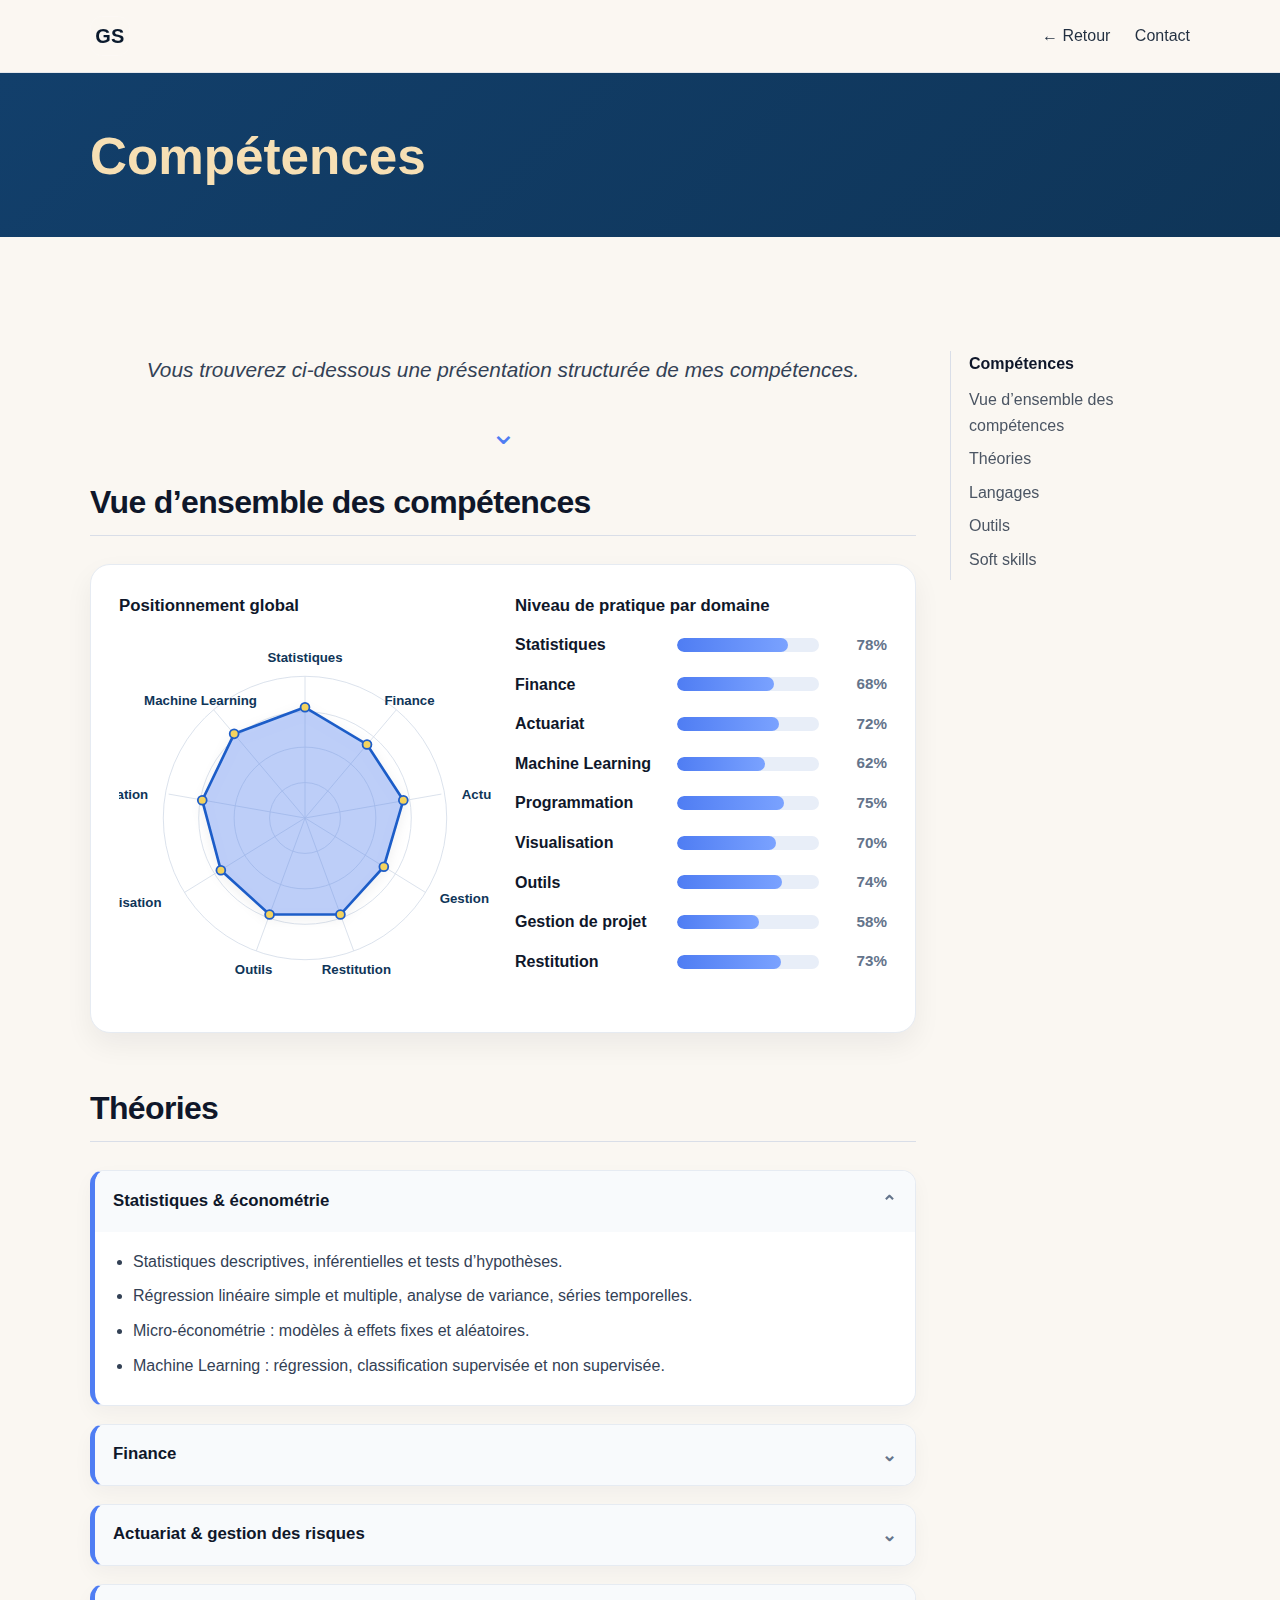
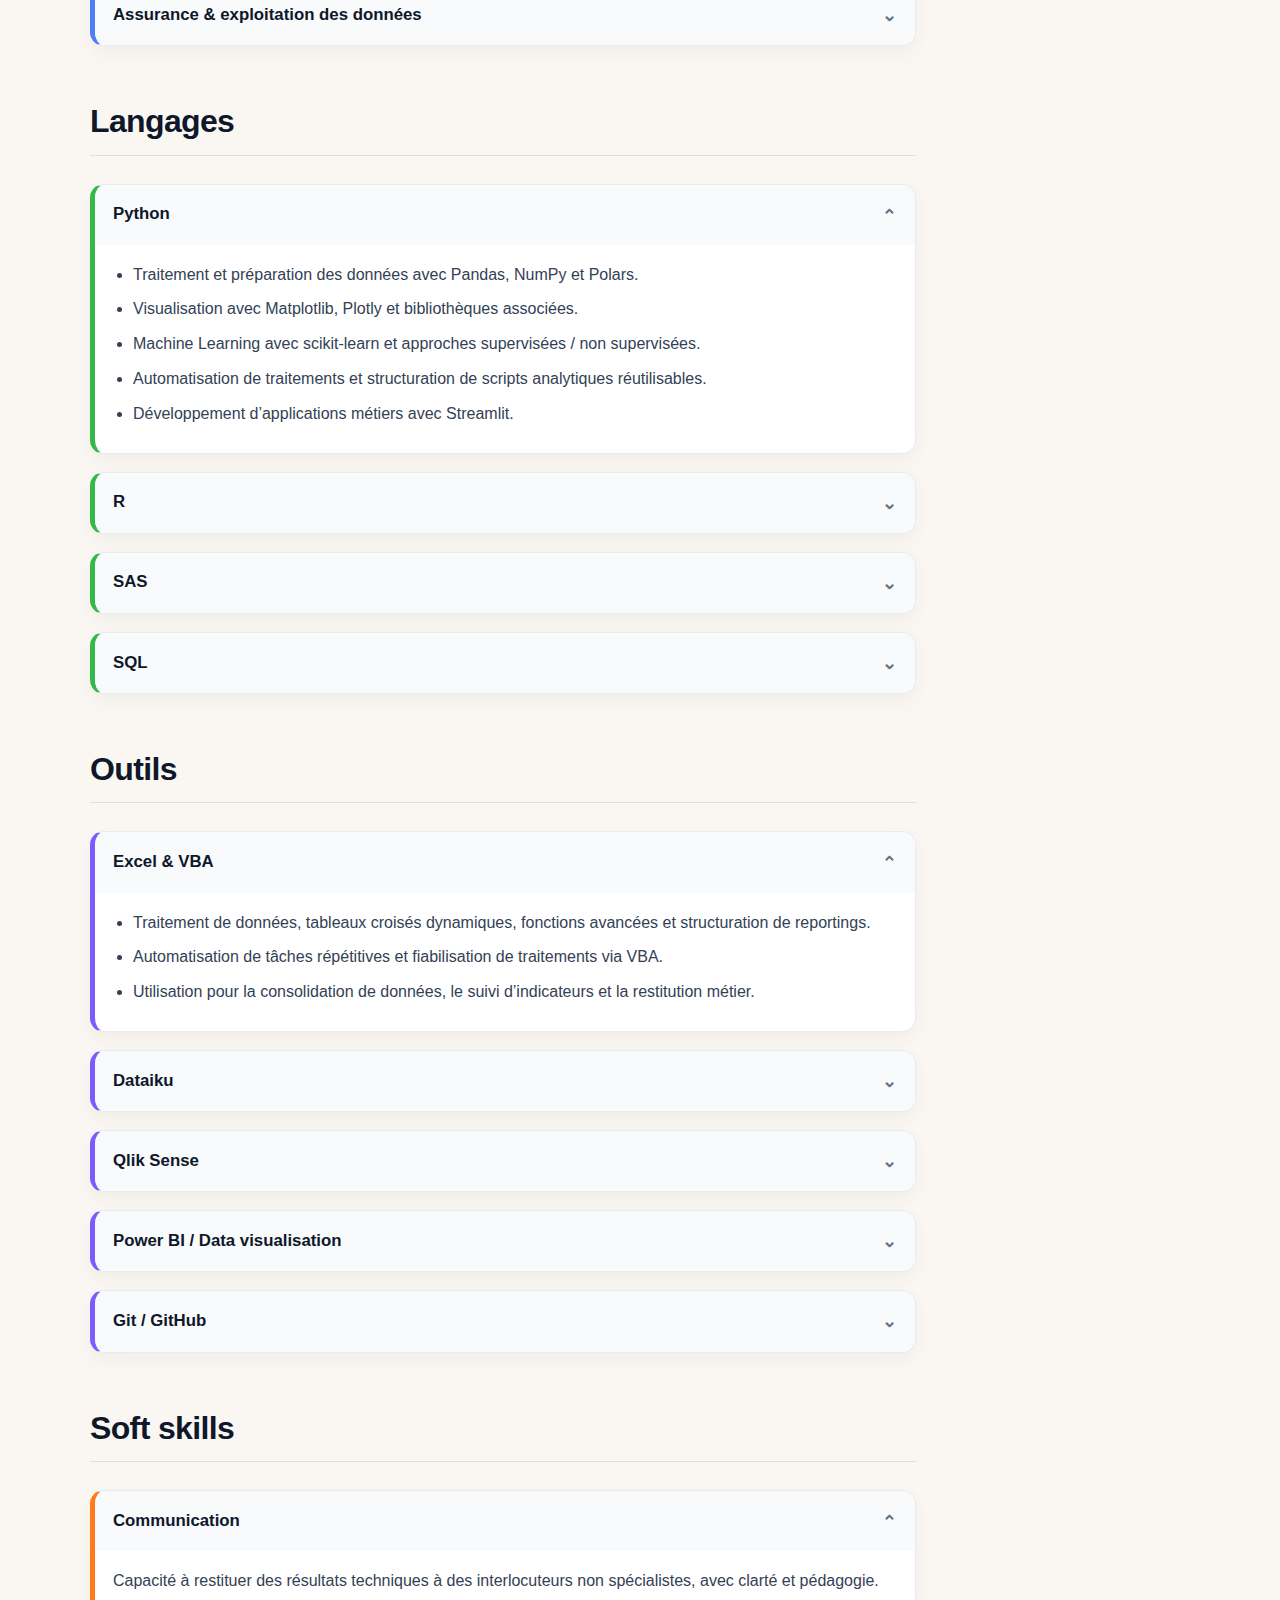
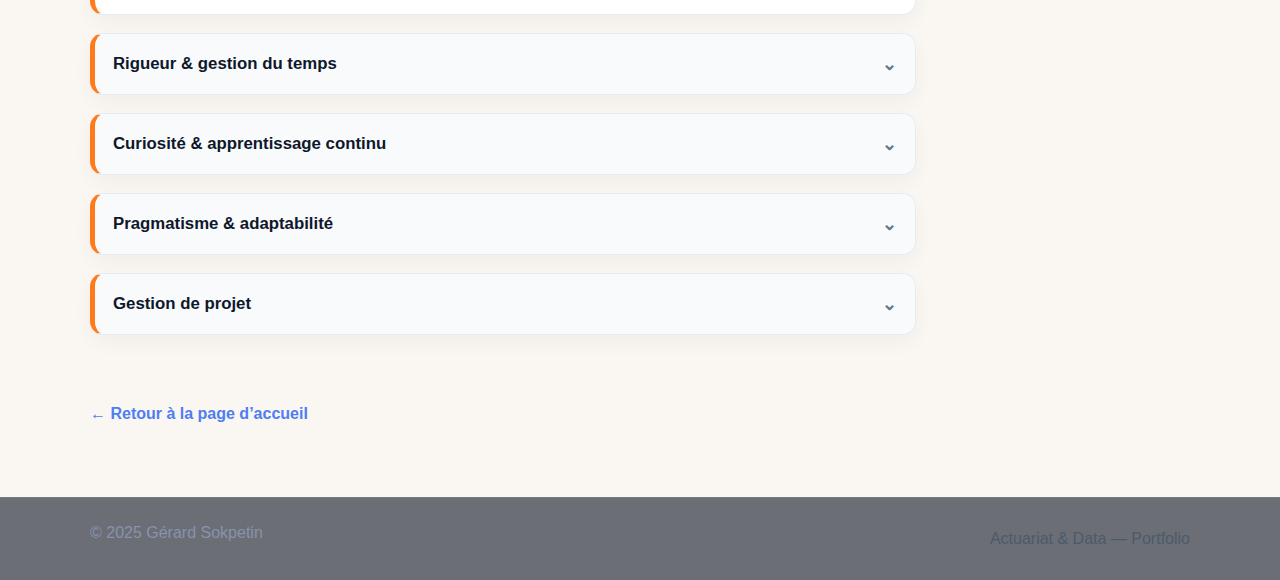
<file: detail_competences.html>
<!DOCTYPE html>
<html lang="fr">
<head>
  <meta charset="UTF-8" />
  <meta name="viewport" content="width=device-width, initial-scale=1" />
  <title>Compétences — Gérard Sokpetin</title>
  <link rel="stylesheet" href="../styles.css" />

  <style>
    .skills-hero{
      background: linear-gradient(135deg, #123f6b 0%, #0f3558 100%);
      color: #fff;
      padding: 56px 0 52px;
      margin-bottom: 44px;
    }

    .skills-hero h1{
      margin: 0;
      font-size: clamp(2.1rem, 4vw, 3.3rem);
      line-height: 1.1;
      color: #f6dfb4;
    }

    .skills-layout{
      display: grid;
      grid-template-columns: minmax(0, 1fr) 240px;
      gap: 34px;
      align-items: start;
    }

    .skills-main{
      min-width: 0;
    }

    .skills-aside{
      position: sticky;
      top: 110px;
      border-left: 1px solid #d9dee8;
      padding-left: 18px;
    }

    .skills-aside__title{
      font-weight: 700;
      color: #0f172a;
      margin-bottom: 10px;
      font-size: 1rem;
    }

    .skills-aside a{
      display: block;
      text-decoration: none;
      color: #4b5563;
      margin: 8px 0;
      transition: color .2s ease;
    }

    .skills-aside a:hover{
      color: #4f7df3;
    }

    .skills-intro{
      font-size: 1.3rem;
      line-height: 1.8;
      color: #334155;
      font-style: italic;
      text-align: center;
      margin: 0 0 28px;
    }

    .skills-divider{
      display: flex;
      justify-content: center;
      margin: 18px 0 34px;
      color: #4f7df3;
      font-size: 2rem;
      line-height: 1;
    }

    .section-block{
      margin-bottom: 56px;
      scroll-margin-top: 110px;
    }

    .section-block h2{
      font-size: 2rem;
      line-height: 1.2;
      color: #0f172a;
      margin: 0 0 14px;
    }

    .section-rule{
      height: 1px;
      background: #d9dee8;
      margin-bottom: 28px;
    }

    .overview-card{
      background: #fff;
      border: 1px solid #e6ebf2;
      border-radius: 20px;
      padding: 28px;
      box-shadow: 0 12px 28px rgba(15, 23, 42, 0.06);
      margin-bottom: 26px;
    }

    .overview-grid{
      display: grid;
      grid-template-columns: 1fr 1fr;
      gap: 24px;
      align-items: start;
    }

    .overview-subtitle{
      margin: 0 0 12px;
      font-size: 1.05rem;
      font-weight: 700;
      color: #0f172a;
    }

    .radar-wrap{
      display: flex;
      justify-content: center;
      align-items: center;
      min-height: 360px;
      overflow: hidden;
    }

    .radar-wrap svg{
      max-width: 100%;
      height: auto;
      display: block;
    }

    .bars-list{
      display: grid;
      gap: 14px;
      margin-top: 6px;
    }

    .bar-row{
      display: grid;
      grid-template-columns: 150px 1fr 56px;
      gap: 12px;
      align-items: center;
    }

    .bar-label{
      font-weight: 600;
      color: #0f172a;
    }

    .bar-track{
      height: 14px;
      border-radius: 999px;
      background: #e8eef8;
      overflow: hidden;
    }

    .bar-fill{
      height: 100%;
      border-radius: 999px;
      background: linear-gradient(90deg, #4f7df3 0%, #7aa2ff 100%);
    }

    .bar-value{
      font-size: .95rem;
      color: #64748b;
      font-weight: 600;
      text-align: right;
    }

    .accordion{
      display: grid;
      gap: 18px;
    }

    .accordion details{
      background: #fff;
      border: 1px solid #e6ebf2;
      border-left: 5px solid #4f7df3;
      border-radius: 14px;
      overflow: hidden;
      box-shadow: 0 8px 20px rgba(15, 23, 42, 0.04);
    }

    .accordion details.theory{
      border-left-color: #4f7df3;
    }

    .accordion details.language{
      border-left-color: #35b84a;
    }

    .accordion details.tool{
      border-left-color: #7c5cff;
    }

    .accordion details.soft{
      border-left-color: #ff7a1a;
    }

    .accordion summary{
      list-style: none;
      cursor: pointer;
      padding: 16px 18px;
      font-size: 1.05rem;
      font-weight: 700;
      color: #0f172a;
      background: #f8fafc;
      display: flex;
      align-items: center;
      justify-content: space-between;
    }

    .accordion summary::-webkit-details-marker{
      display: none;
    }

    .accordion summary::after{
      content: "⌄";
      font-size: 1.1rem;
      color: #64748b;
      transition: transform .2s ease;
    }

    .accordion details[open] summary::after{
      transform: rotate(180deg);
    }

    .accordion-content{
      padding: 16px 18px 18px;
      color: #334155;
      line-height: 1.8;
    }

    .accordion-content p{
      margin: 0 0 12px;
    }

    .accordion-content p:last-child{
      margin-bottom: 0;
    }

    .accordion-content ul{
      margin: 0;
      padding-left: 20px;
    }

    .accordion-content li{
      margin-bottom: 6px;
    }

    .back-link{
      display: inline-flex;
      align-items: center;
      gap: 8px;
      text-decoration: none;
      color: #4f7df3;
      font-weight: 600;
      margin-top: 10px;
    }

    @media (max-width: 980px){
      .skills-layout{
        grid-template-columns: 1fr;
      }

      .skills-aside{
        position: static;
        border-left: none;
        padding-left: 0;
        border-top: 1px solid #d9dee8;
        padding-top: 18px;
        margin-bottom: 10px;
      }

      .overview-grid{
        grid-template-columns: 1fr;
      }

      .bar-row{
        grid-template-columns: 120px 1fr 48px;
      }
    }

    @media (max-width: 640px){
      .overview-card{
        padding: 20px 16px;
      }

      .bar-row{
        grid-template-columns: 1fr;
        gap: 8px;
      }

      .bar-value{
        text-align: left;
      }
    }
  </style>
</head>
<body>

<header class="header">
  <div class="container header__inner">
    <div class="logo">GS</div>
    <nav class="nav">
      <a href="../index.html#competences">← Retour</a>
      <a href="../index.html#contact">Contact</a>
    </nav>
  </div>
</header>

<section class="skills-hero">
  <div class="container">
    <h1>Compétences</h1>
  </div>
</section>

<section class="section">
  <div class="container skills-layout">

    <main class="skills-main">
      <p class="skills-intro">Vous trouverez ci-dessous une présentation structurée de mes compétences.</p>
      <div class="skills-divider">⌄</div>

      <section id="vue-ensemble" class="section-block">
        <h2>Vue d’ensemble des compétences</h2>
        <div class="section-rule"></div>

        <div class="overview-card">
          <div class="overview-grid">
            <div>
              <p class="overview-subtitle">Positionnement global</p>
              <div class="radar-wrap">
                <svg viewBox="0 0 420 420" aria-label="Radar des compétences">
                  <defs>
                    <filter id="shadow">
                      <feDropShadow dx="0" dy="4" stdDeviation="6" flood-opacity=".10"/>
                    </filter>
                  </defs>

                  <g transform="translate(210,210)">
                    <circle r="40" fill="none" stroke="#d6deea"/>
                    <circle r="80" fill="none" stroke="#d6deea"/>
                    <circle r="120" fill="none" stroke="#d6deea"/>
                    <circle r="160" fill="none" stroke="#d6deea"/>

                    <g stroke="#d6deea">
                      <line x1="0" y1="0" x2="0" y2="-160"/>
                      <line x1="0" y1="0" x2="103" y2="-122"/>
                      <line x1="0" y1="0" x2="154" y2="-27"/>
                      <line x1="0" y1="0" x2="136" y2="84"/>
                      <line x1="0" y1="0" x2="55" y2="150"/>
                      <line x1="0" y1="0" x2="-55" y2="150"/>
                      <line x1="0" y1="0" x2="-136" y2="84"/>
                      <line x1="0" y1="0" x2="-154" y2="-27"/>
                      <line x1="0" y1="0" x2="-103" y2="-122"/>
                    </g>

                    <polygon
                      points="
                        0,-125
                        70,-83
                        111,-20
                        89,55
                        40,109
                        -40,109
                        -95,59
                        -116,-20
                        -80,-95
                      "
                      fill="rgba(79,125,243,.35)"
                      stroke="#1e5dc8"
                      stroke-width="3"
                      filter="url(#shadow)"
                    />

                    <g fill="#f4d35e" stroke="#1e5dc8" stroke-width="2">
                      <circle cx="0" cy="-125" r="5"/>
                      <circle cx="70" cy="-83" r="5"/>
                      <circle cx="111" cy="-20" r="5"/>
                      <circle cx="89" cy="55" r="5"/>
                      <circle cx="40" cy="109" r="5"/>
                      <circle cx="-40" cy="109" r="5"/>
                      <circle cx="-95" cy="59" r="5"/>
                      <circle cx="-116" cy="-20" r="5"/>
                      <circle cx="-80" cy="-95" r="5"/>
                    </g>

                    <g font-size="15" fill="#0f3558" font-weight="600">
                      <text x="0" y="-176" text-anchor="middle">Statistiques</text>
                      <text x="118" y="-128" text-anchor="middle">Finance</text>
                      <text x="177" y="-22" text-anchor="start">Actuariat</text>
                      <text x="152" y="96" text-anchor="start">Gestion de projet</text>
                      <text x="58" y="176" text-anchor="middle">Restitution</text>
                      <text x="-58" y="176" text-anchor="middle">Outils</text>
                      <text x="-162" y="100" text-anchor="end">Visualisation</text>
                      <text x="-177" y="-22" text-anchor="end">Programmation</text>
                      <text x="-118" y="-128" text-anchor="middle">Machine Learning</text>
                    </g>
                  </g>
                </svg>
              </div>
            </div>

            <div>
              <p class="overview-subtitle">Niveau de pratique par domaine</p>

              <div class="bars-list">
                <div class="bar-row">
                  <div class="bar-label">Statistiques</div>
                  <div class="bar-track"><div class="bar-fill" style="width:78%"></div></div>
                  <div class="bar-value">78%</div>
                </div>

                <div class="bar-row">
                  <div class="bar-label">Finance</div>
                  <div class="bar-track"><div class="bar-fill" style="width:68%"></div></div>
                  <div class="bar-value">68%</div>
                </div>

                <div class="bar-row">
                  <div class="bar-label">Actuariat</div>
                  <div class="bar-track"><div class="bar-fill" style="width:72%"></div></div>
                  <div class="bar-value">72%</div>
                </div>

                <div class="bar-row">
                  <div class="bar-label">Machine Learning</div>
                  <div class="bar-track"><div class="bar-fill" style="width:62%"></div></div>
                  <div class="bar-value">62%</div>
                </div>

                <div class="bar-row">
                  <div class="bar-label">Programmation</div>
                  <div class="bar-track"><div class="bar-fill" style="width:75%"></div></div>
                  <div class="bar-value">75%</div>
                </div>

                <div class="bar-row">
                  <div class="bar-label">Visualisation</div>
                  <div class="bar-track"><div class="bar-fill" style="width:70%"></div></div>
                  <div class="bar-value">70%</div>
                </div>

                <div class="bar-row">
                  <div class="bar-label">Outils</div>
                  <div class="bar-track"><div class="bar-fill" style="width:74%"></div></div>
                  <div class="bar-value">74%</div>
                </div>

                <div class="bar-row">
                  <div class="bar-label">Gestion de projet</div>
                  <div class="bar-track"><div class="bar-fill" style="width:58%"></div></div>
                  <div class="bar-value">58%</div>
                </div>

                <div class="bar-row">
                  <div class="bar-label">Restitution</div>
                  <div class="bar-track"><div class="bar-fill" style="width:73%"></div></div>
                  <div class="bar-value">73%</div>
                </div>
              </div>
            </div>
          </div>
        </div>
      </section>

      <section id="theories" class="section-block">
        <h2>Théories</h2>
        <div class="section-rule"></div>

        <div class="accordion">
          <details class="theory" open>
            <summary>Statistiques & économétrie</summary>
            <div class="accordion-content">
              <ul>
                <li>Statistiques descriptives, inférentielles et tests d’hypothèses.</li>
                <li>Régression linéaire simple et multiple, analyse de variance, séries temporelles.</li>
                <li>Micro-économétrie : modèles à effets fixes et aléatoires.</li>
                <li>Machine Learning : régression, classification supervisée et non supervisée.</li>
              </ul>
            </div>
          </details>

          <details class="theory">
            <summary>Finance</summary>
            <div class="accordion-content">
              <ul>
                <li>Mathématiques financières, valorisation et logique d’actualisation.</li>
                <li>Notions de gestion actif-passif, d’évaluation du risque et de décision en univers financier.</li>
                <li>Analyse des mécanismes de marché, lecture économique et financière des modèles.</li>
              </ul>
            </div>
          </details>

          <details class="theory">
            <summary>Actuariat & gestion des risques</summary>
            <div class="accordion-content">
              <ul>
                <li>Tarification, fréquence, sévérité, ratio S/P et segmentation du risque.</li>
                <li>Lois de mortalité, analyse Observed/Expected, provisions Best Estimate.</li>
                <li>Cadres Solvabilité II et IFRS 17 : interprétation, contrôle de cohérence et restitution.</li>
              </ul>
            </div>
          </details>

          <details class="theory">
            <summary>Assurance & exploitation des données</summary>
            <div class="accordion-content">
              <p>Application des méthodes quantitatives à l’assurance IARD, à l’assurance vie et à l’épargne-retraite.</p>
              <ul>
                <li>Lecture des tendances de sinistralité et identification de facteurs de risque.</li>
                <li>Construction de tableaux de bord et d’indicateurs utiles au pilotage.</li>
                <li>Modèles d’aide à la décision pour orienter les actions métier.</li>
              </ul>
            </div>
          </details>
        </div>
      </section>

      <section id="langages" class="section-block">
        <h2>Langages</h2>
        <div class="section-rule"></div>

        <div class="accordion">
          <details class="language" open>
            <summary>Python</summary>
            <div class="accordion-content">
              <ul>
                <li>Traitement et préparation des données avec Pandas, NumPy et Polars.</li>
                <li>Visualisation avec Matplotlib, Plotly et bibliothèques associées.</li>
                <li>Machine Learning avec scikit-learn et approches supervisées / non supervisées.</li>
                <li>Automatisation de traitements et structuration de scripts analytiques réutilisables.</li>
                <li>Développement d’applications métiers avec Streamlit.</li>
              </ul>
            </div>
          </details>

          <details class="language">
            <summary>R</summary>
            <div class="accordion-content">
              <ul>
                <li>Analyse de données, statistiques exploratoires et visualisation.</li>
                <li>Manipulation de données avec dplyr, tidyr et écosystème tidyverse.</li>
                <li>Économétrie, analyses factorielles et modélisation statistique.</li>
                <li>Production de rapports reproductibles et dashboards via Shiny / Quarto selon les besoins.</li>
              </ul>
            </div>
          </details>

          <details class="language">
            <summary>SAS</summary>
            <div class="accordion-content">
              <ul>
                <li>Manipulation de bases volumineuses, contrôles qualité et industrialisation des traitements.</li>
                <li>Production de reportings, KPI et analyses statistiques en environnement assurance.</li>
                <li>Utilisation dans des contextes métier exigeants, notamment actuariat vie et pilotage portefeuille.</li>
              </ul>
            </div>
          </details>

          <details class="language">
            <summary>SQL</summary>
            <div class="accordion-content">
              <ul>
                <li>Manipulation de bases relationnelles et extraction ciblée de données.</li>
                <li>Jointures, agrégations, filtres et structuration de requêtes analytiques.</li>
                <li>Lecture et préparation des données nécessaires aux analyses et reportings.</li>
              </ul>
            </div>
          </details>
        </div>
      </section>

      <section id="outils" class="section-block">
        <h2>Outils</h2>
        <div class="section-rule"></div>

        <div class="accordion">
          <details class="tool" open>
            <summary>Excel & VBA</summary>
            <div class="accordion-content">
              <ul>
                <li>Traitement de données, tableaux croisés dynamiques, fonctions avancées et structuration de reportings.</li>
                <li>Automatisation de tâches répétitives et fiabilisation de traitements via VBA.</li>
                <li>Utilisation pour la consolidation de données, le suivi d’indicateurs et la restitution métier.</li>
              </ul>
            </div>
          </details>

          <details class="tool">
            <summary>Dataiku</summary>
            <div class="accordion-content">
              <ul>
                <li>Utilisation pour la préparation de données, l’exploration, la modélisation et l’automatisation de workflows analytiques.</li>
                <li>Construction de projets reproductibles intégrant traitement, visualisation et logique métier.</li>
                <li>Approche adaptée aux environnements collaboratifs et aux cas d’usage orientés data science.</li>
              </ul>
            </div>
          </details>

          <details class="tool">
            <summary>Qlik Sense</summary>
            <div class="accordion-content">
              <ul>
                <li>Développement de tableaux de bord dynamiques pour le suivi d’indicateurs et l’analyse de portefeuille.</li>
                <li>Restitution visuelle des tendances et aide à la décision pour les équipes métier.</li>
              </ul>
            </div>
          </details>

          <details class="tool">
            <summary>Power BI / Data visualisation</summary>
            <div class="accordion-content">
              <ul>
                <li>Conception de tableaux de bord lisibles, structurés et orientés décision.</li>
                <li>Hiérarchisation des messages clés et mise en forme de KPI pour des publics non techniques.</li>
              </ul>
            </div>
          </details>

          <details class="tool">
            <summary>Git / GitHub</summary>
            <div class="accordion-content">
              <ul>
                <li>Versionning de projets, suivi des évolutions et structuration des livrables techniques.</li>
                <li>Organisation du code et publication de travaux dans une logique de traçabilité et de collaboration.</li>
              </ul>
            </div>
          </details>
        </div>
      </section>

      <section id="soft-skills" class="section-block">
        <h2>Soft skills</h2>
        <div class="section-rule"></div>

        <div class="accordion">
          <details class="soft" open>
            <summary>Communication</summary>
            <div class="accordion-content">
              <p>Capacité à restituer des résultats techniques à des interlocuteurs non spécialistes, avec clarté et pédagogie.</p>
            </div>
          </details>

          <details class="soft">
            <summary>Rigueur & gestion du temps</summary>
            <div class="accordion-content">
              <ul>
                <li>Sens de l’organisation, respect des délais et exigence de qualité dans les livrables.</li>
                <li>Capacité à structurer le travail pour produire des résultats fiables dans des contextes exigeants.</li>
              </ul>
            </div>
          </details>

          <details class="soft">
            <summary>Curiosité & apprentissage continu</summary>
            <div class="accordion-content">
              <p>Veille régulière sur les nouvelles pratiques, les outils et les évolutions en data, actuariat et finance.</p>
            </div>
          </details>

          <details class="soft">
            <summary>Pragmatisme & adaptabilité</summary>
            <div class="accordion-content">
              <p>Capacité à m’adapter à des environnements variés et à proposer des solutions réalistes, utiles et rapidement mobilisables.</p>
            </div>
          </details>

          <details class="soft">
            <summary>Gestion de projet</summary>
            <div class="accordion-content">
              <p>Capacité à structurer un travail, à coordonner les étapes d’un projet analytique et à faire avancer les livrables dans un cadre clair et méthodique.</p>
            </div>
          </details>
        </div>
      </section>

      <a href="../index.html#competences" class="back-link">← Retour à la page d’accueil</a>
    </main>

    <aside class="skills-aside">
      <div class="skills-aside__title">Compétences</div>
      <a href="#vue-ensemble">Vue d’ensemble des compétences</a>
      <a href="#theories">Théories</a>
      <a href="#langages">Langages</a>
      <a href="#outils">Outils</a>
      <a href="#soft-skills">Soft skills</a>
    </aside>

  </div>
</section>

<footer class="footer footer--pro">
  <div class="container footer__inner">
    <p>© 2025 Gérard Sokpetin</p>
    <p class="footer__muted">Actuariat & Data — Portfolio</p>
  </div>
</footer>

</body>
</html>
</file>
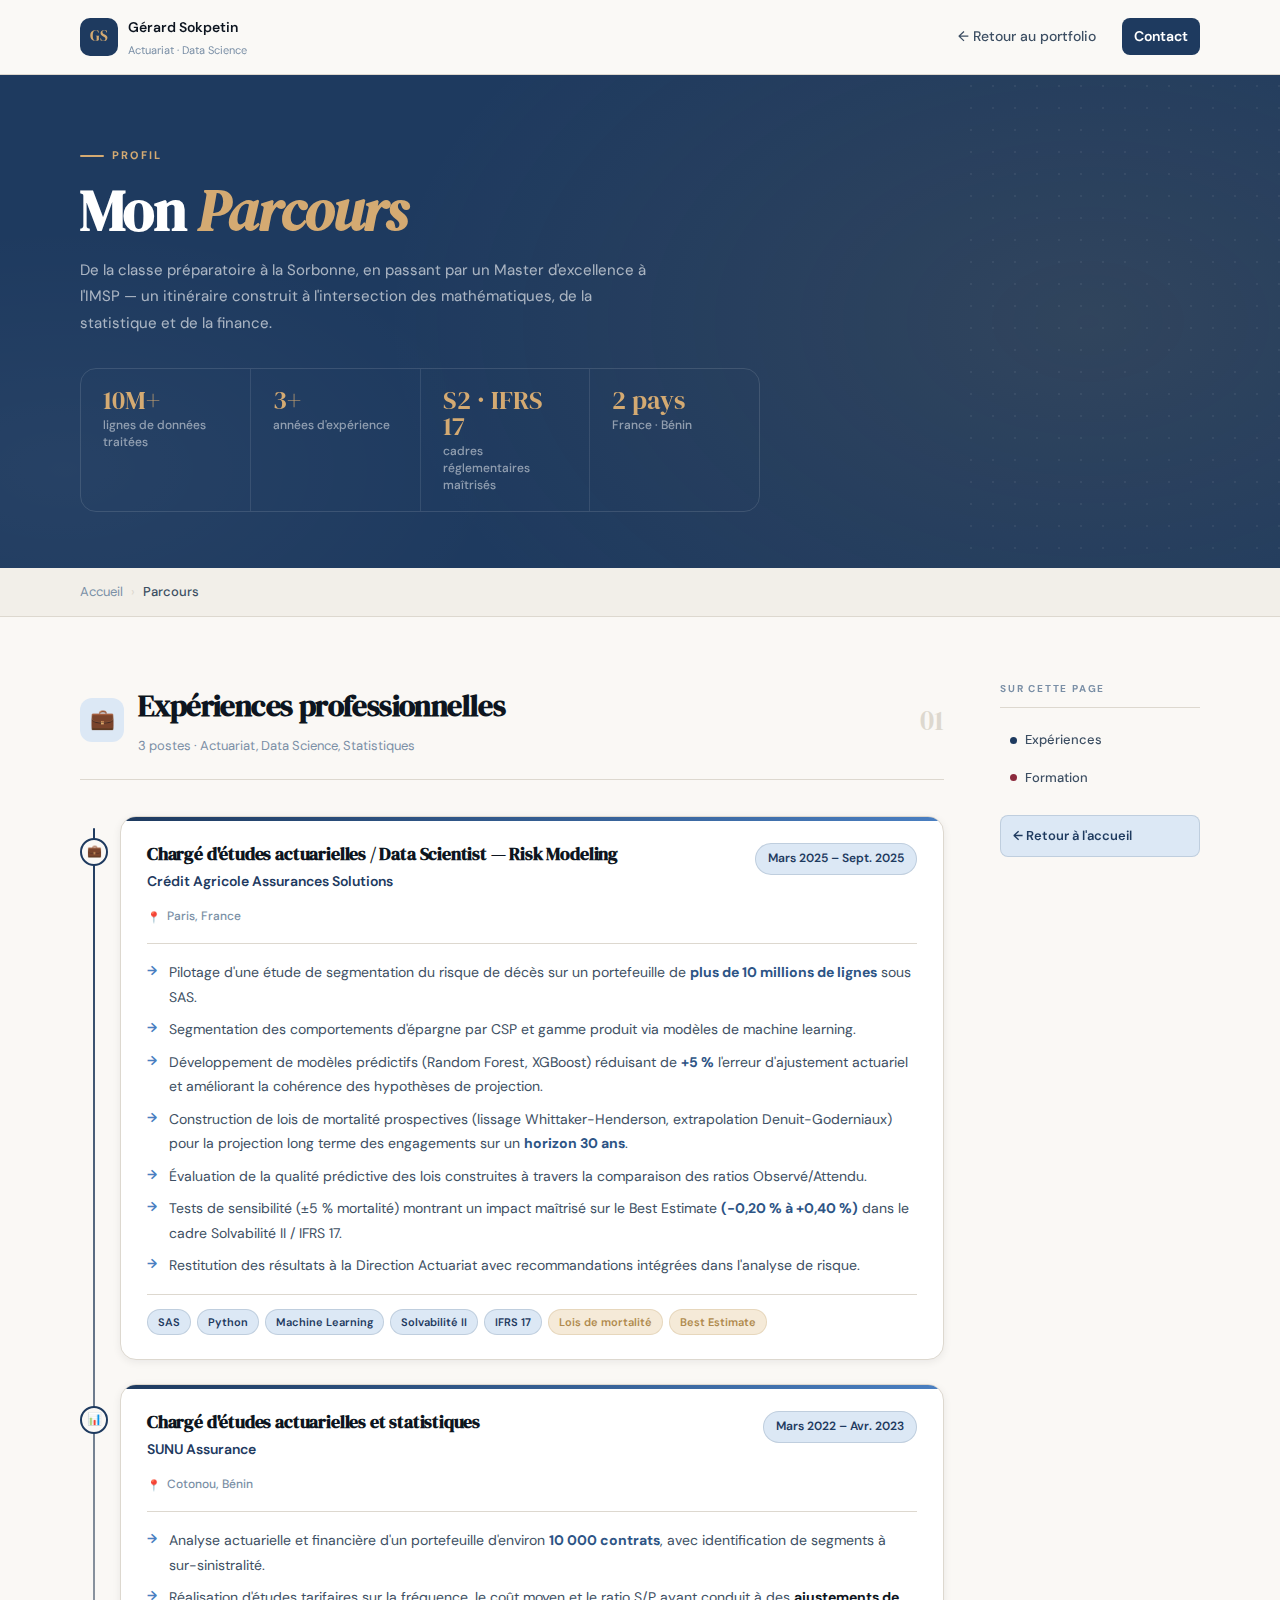
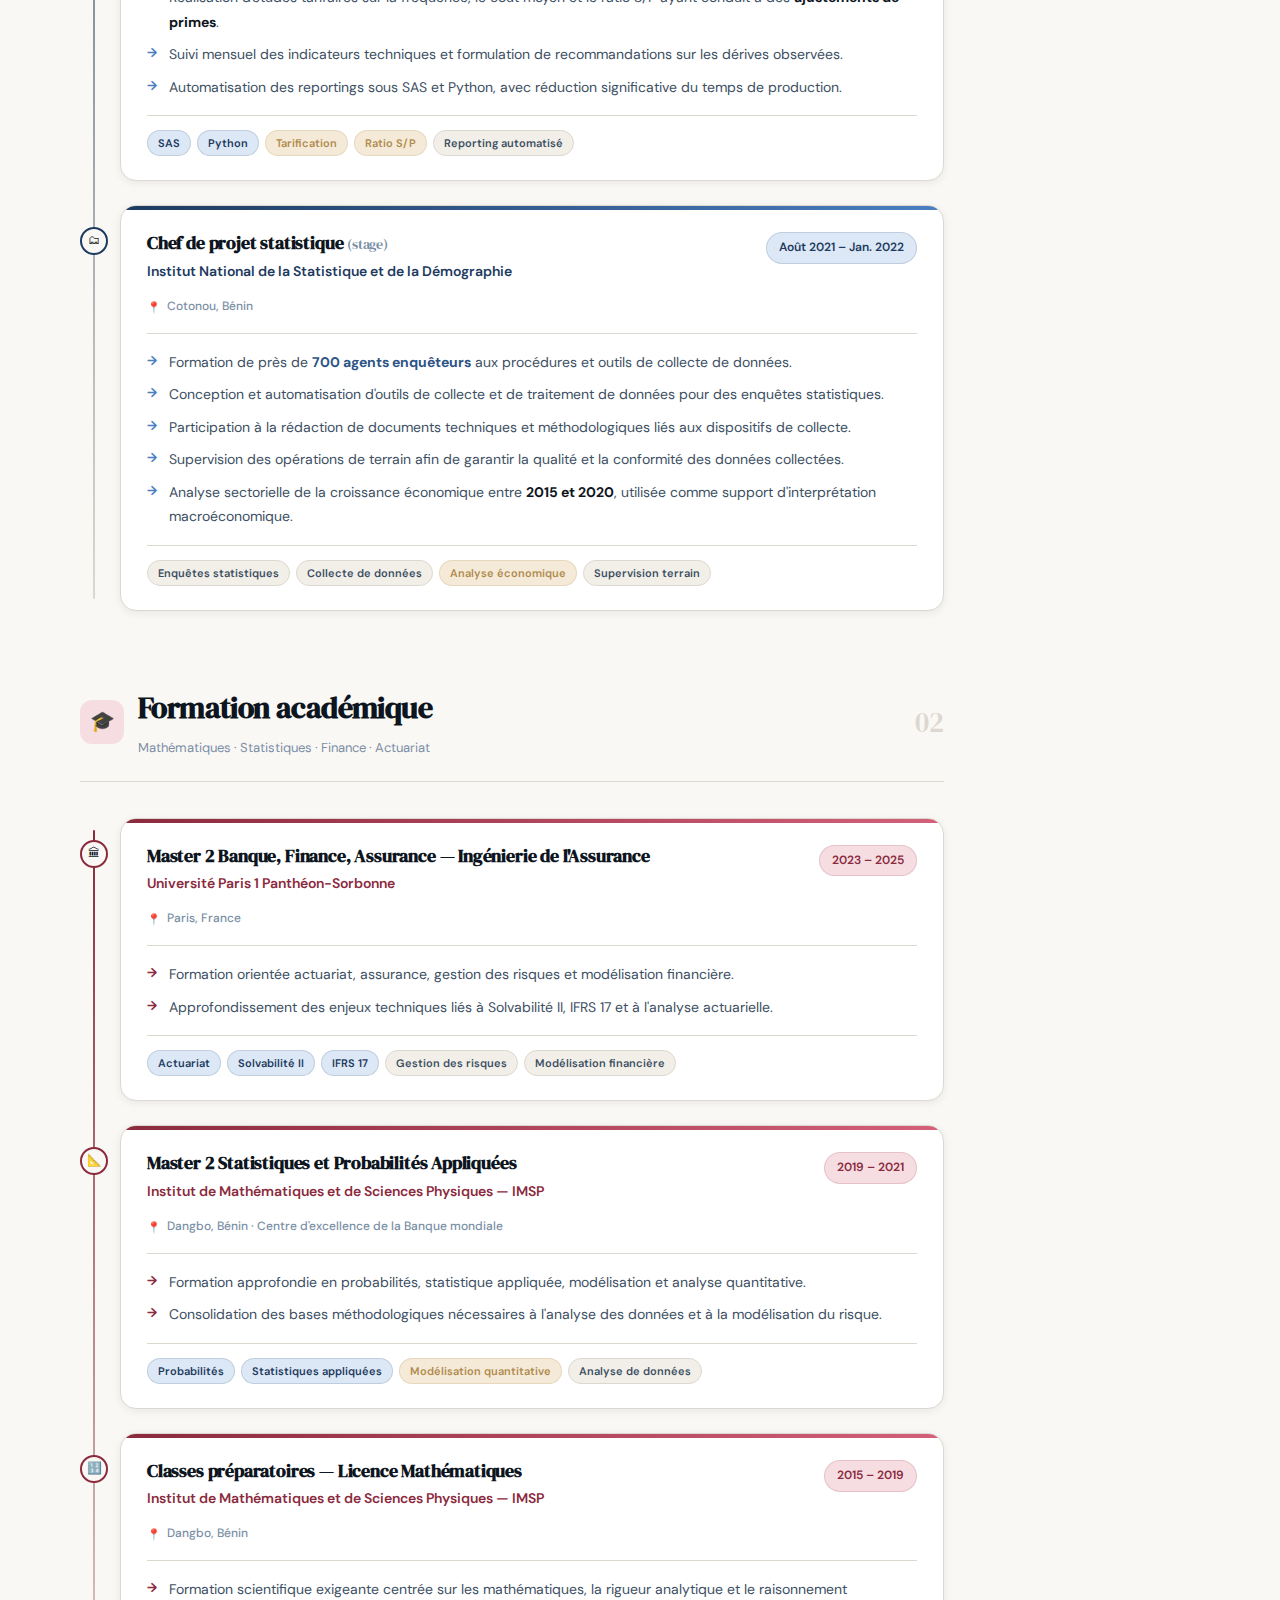
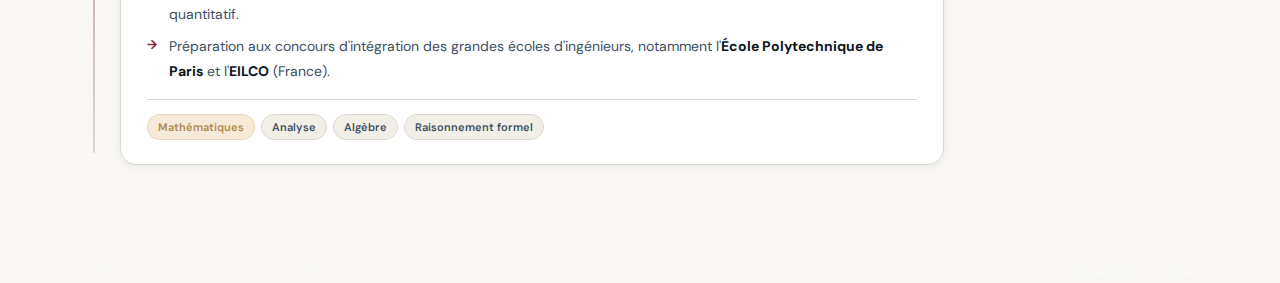
<file: detail_parcours(2).html>
<!DOCTYPE html>
<html lang="fr">
<head>
  <meta charset="UTF-8" />
  <meta name="viewport" content="width=device-width, initial-scale=1" />
  <title>Mon Parcours — Gérard Sokpetin</title>
  <meta name="description" content="Parcours professionnel et académique de Gérard Sokpetin — Actuariat, Data Science, Solvabilité II, IFRS 17" />
  <link rel="preconnect" href="https://fonts.googleapis.com">
  <link rel="preconnect" href="https://fonts.gstatic.com" crossorigin>
  <link href="https://fonts.googleapis.com/css2?family=DM+Serif+Display:ital@0;1&family=DM+Sans:wght@300;400;500;600;700&display=swap" rel="stylesheet">

  <!-- Google tag -->
  <script async src="https://www.googletagmanager.com/gtag/js?id=G-SG39TQLYT6"></script>
  <script>
    window.dataLayer = window.dataLayer || [];
    function gtag(){dataLayer.push(arguments);}
    gtag('js', new Date());
    gtag('config', 'G-SG39TQLYT6');
  </script>

  <style>
    /* ═══════════════════════════════
       TOKENS
    ═══════════════════════════════ */
    :root {
      --ink:         #0d1520;
      --ink-soft:    #3d4f63;
      --ink-muted:   #7a8fa6;
      --paper:       #faf8f5;
      --paper2:      #f2efe9;
      --paper3:      #e8e3da;
      --gold:        #b08a4e;
      --gold-light:  #d4aa72;
      --gold-soft:   #f5ead8;
      --blue:        #1e3a5f;
      --blue-mid:    #2d5485;
      --blue-light:  #4a7fc1;
      --blue-soft:   #dce8f5;
      --rose:        #8b2a3d;
      --rose-soft:   #f5dde2;
      --line:        #ddd8cf;
      --shadow-sm:   0 2px 8px rgba(13,21,32,.07);
      --shadow-md:   0 8px 28px rgba(13,21,32,.10);
      --shadow-lg:   0 20px 60px rgba(13,21,32,.13);
      --radius:      16px;
      --radius-sm:   10px;
    }

    /* ═══════════════════════════════
       RESET & BASE
    ═══════════════════════════════ */
    *, *::before, *::after { box-sizing: border-box; margin: 0; padding: 0; }
    html { scroll-behavior: smooth; }

    body {
      font-family: 'DM Sans', sans-serif;
      background: var(--paper);
      color: var(--ink);
      line-height: 1.65;
      -webkit-font-smoothing: antialiased;
    }

    a { text-underline-offset: 5px; }
    img { display: block; max-width: 100%; }

    .container {
      width: 92%;
      max-width: 1120px;
      margin: 0 auto;
    }

    /* ═══════════════════════════════
       HEADER
    ═══════════════════════════════ */
    .header {
      position: sticky;
      top: 0;
      z-index: 100;
      background: rgba(250,248,245,.92);
      backdrop-filter: blur(14px);
      border-bottom: 1px solid var(--line);
    }

    .header__inner {
      display: flex;
      justify-content: space-between;
      align-items: center;
      padding: 14px 0;
    }

    .logo {
      display: flex;
      align-items: center;
      gap: 10px;
      text-decoration: none;
    }

    .logo__monogram {
      width: 38px;
      height: 38px;
      border-radius: 10px;
      background: var(--blue);
      color: var(--gold-light);
      font-family: 'DM Serif Display', serif;
      font-size: 15px;
      display: grid;
      place-items: center;
    }

    .logo__text {
      font-size: 14px;
      font-weight: 600;
      color: var(--ink);
    }

    .logo__sub {
      font-size: 11px;
      font-weight: 400;
      color: var(--ink-muted);
      display: block;
      margin-top: 1px;
    }

    .nav {
      display: flex;
      align-items: center;
      gap: 6px;
    }

    .nav a {
      color: var(--ink-soft);
      padding: 7px 12px;
      border-radius: 8px;
      text-decoration: none;
      font-size: 14px;
      font-weight: 500;
      transition: color .15s, background .15s;
    }

    .nav a:hover { color: var(--ink); background: var(--paper2); }

    .nav .nav__cta {
      background: var(--blue);
      color: #fff;
      font-weight: 600;
      margin-left: 8px;
    }

    .nav .nav__cta:hover { background: var(--blue-mid); color: #fff; }

    /* ═══════════════════════════════
       HERO BANNER
    ═══════════════════════════════ */
    .page-hero {
      background: var(--blue);
      padding: 64px 0 56px;
      position: relative;
      overflow: hidden;
    }

    .page-hero::before {
      content: '';
      position: absolute;
      inset: 0;
      background:
        radial-gradient(ellipse 55% 90% at 85% 50%, rgba(176,138,78,.13), transparent),
        radial-gradient(ellipse 35% 50% at 5% 80%,  rgba(255,255,255,.04), transparent);
      pointer-events: none;
    }

    /* Motif de points décoratif */
    .page-hero::after {
      content: '';
      position: absolute;
      top: 0; right: 0;
      width: 320px; height: 100%;
      background-image: radial-gradient(circle, rgba(255,255,255,.06) 1px, transparent 1px);
      background-size: 22px 22px;
      pointer-events: none;
    }

    .page-hero__inner { position: relative; z-index: 1; }

    .eyebrow {
      display: inline-flex;
      align-items: center;
      gap: 8px;
      font-size: 11px;
      letter-spacing: .2em;
      font-weight: 700;
      text-transform: uppercase;
      color: var(--gold-light);
      margin-bottom: 14px;
    }

    .eyebrow::before {
      content: '';
      width: 24px; height: 2px;
      background: var(--gold-light);
      border-radius: 2px;
      display: inline-block;
    }

    .page-hero h1 {
      font-family: 'DM Serif Display', serif;
      font-size: clamp(36px, 5vw, 58px);
      color: #fff;
      line-height: 1.08;
      letter-spacing: -0.02em;
      margin-bottom: 16px;
    }

    .page-hero h1 em { color: var(--gold-light); font-style: italic; }

    .page-hero__desc {
      max-width: 58ch;
      font-size: 15px;
      color: rgba(255,255,255,.62);
      line-height: 1.75;
      margin-bottom: 32px;
    }

    /* ─── Métriques clés dans le hero ─── */
    .hero-metrics {
      display: flex;
      gap: 0;
      flex-wrap: wrap;
      border: 1px solid rgba(255,255,255,.12);
      border-radius: var(--radius);
      overflow: hidden;
      max-width: 680px;
    }

    .metric {
      flex: 1;
      min-width: 140px;
      padding: 18px 22px;
      border-right: 1px solid rgba(255,255,255,.10);
    }

    .metric:last-child { border-right: none; }

    .metric__n {
      font-family: 'DM Serif Display', serif;
      font-size: 26px;
      color: var(--gold-light);
      line-height: 1;
      margin-bottom: 4px;
    }

    .metric__t {
      font-size: 12px;
      color: rgba(255,255,255,.50);
      font-weight: 500;
      line-height: 1.4;
    }

    /* ═══════════════════════════════
       BREADCRUMB
    ═══════════════════════════════ */
    .breadcrumb {
      padding: 13px 0;
      border-bottom: 1px solid var(--line);
      background: var(--paper2);
    }

    .breadcrumb__inner {
      display: flex;
      align-items: center;
      gap: 8px;
      font-size: 13px;
      color: var(--ink-muted);
    }

    .breadcrumb a {
      color: var(--ink-muted);
      text-decoration: none;
      transition: color .15s;
    }

    .breadcrumb a:hover { color: var(--blue); }
    .breadcrumb__sep { color: var(--line); }
    .breadcrumb__current { color: var(--ink-soft); font-weight: 500; }

    /* ═══════════════════════════════
       PAGE LAYOUT
    ═══════════════════════════════ */
    .page-body { padding: 64px 0 96px; }

    .page-layout {
      display: grid;
      grid-template-columns: 1fr 200px;
      gap: 56px;
      align-items: start;
    }

    /* ═══════════════════════════════
       STICKY TOC
    ═══════════════════════════════ */
    .toc {
      position: sticky;
      top: 84px;
    }

    .toc__label {
      font-size: 10px;
      font-weight: 700;
      letter-spacing: .18em;
      text-transform: uppercase;
      color: var(--ink-muted);
      margin-bottom: 14px;
      padding-bottom: 10px;
      border-bottom: 1px solid var(--line);
    }

    .toc__list {
      list-style: none;
      padding: 0;
      display: flex;
      flex-direction: column;
      gap: 2px;
    }

    .toc__list a {
      display: flex;
      align-items: center;
      gap: 8px;
      padding: 7px 10px;
      border-radius: 8px;
      text-decoration: none;
      font-size: 13px;
      font-weight: 500;
      color: var(--ink-soft);
      transition: color .15s, background .15s;
    }

    .toc__list a:hover { color: var(--blue); background: var(--blue-soft); }

    .toc__dot {
      width: 7px; height: 7px;
      border-radius: 50%;
      flex-shrink: 0;
    }

    .toc__back {
      display: flex;
      align-items: center;
      gap: 6px;
      padding: 9px 12px;
      border-radius: 8px;
      background: var(--blue-soft);
      color: var(--blue);
      font-size: 13px;
      font-weight: 600;
      text-decoration: none;
      margin-top: 20px;
      border: 1.5px solid rgba(30,58,95,.15);
      transition: all .15s;
    }

    .toc__back:hover { background: var(--blue); color: #fff; }

    /* ═══════════════════════════════
       SECTION HEADING
    ═══════════════════════════════ */
    .section-block {
      margin-bottom: 72px;
      scroll-margin-top: 100px;
    }

    .section-block:last-child { margin-bottom: 0; }

    .section-heading {
      display: flex;
      align-items: center;
      gap: 14px;
      margin-bottom: 36px;
      padding-bottom: 20px;
      border-bottom: 1px solid var(--line);
    }

    .section-heading__icon {
      width: 44px; height: 44px;
      border-radius: 12px;
      display: grid;
      place-items: center;
      font-size: 20px;
      flex-shrink: 0;
    }

    .section-heading__text { flex: 1; }

    .section-heading h2 {
      font-family: 'DM Serif Display', serif;
      font-size: clamp(22px, 2.8vw, 30px);
      color: var(--ink);
      letter-spacing: -0.02em;
      margin-bottom: 2px;
    }

    .section-heading__sub {
      font-size: 13px;
      color: var(--ink-muted);
      font-weight: 400;
    }

    .section-heading__count {
      font-family: 'DM Serif Display', serif;
      font-size: 28px;
      color: var(--line);
      font-weight: 400;
      flex-shrink: 0;
    }

    /* ═══════════════════════════════
       TIMELINE
    ═══════════════════════════════ */
    .timeline {
      position: relative;
      padding-left: 40px;
    }

    /* Ligne verticale */
    .timeline::before {
      content: '';
      position: absolute;
      top: 12px;
      bottom: 12px;
      left: 13px;
      width: 2px;
      background: linear-gradient(180deg, var(--blue) 0%, var(--line) 100%);
      border-radius: 2px;
    }

    .timeline--edu::before {
      background: linear-gradient(180deg, var(--rose) 0%, var(--line) 100%);
    }

    /* Item */
    .timeline-item {
      position: relative;
      margin-bottom: 24px;
    }

    .timeline-item:last-child { margin-bottom: 0; }

    /* Point */
    .timeline-dot {
      position: absolute;
      left: -40px;
      top: 22px;
      width: 28px;
      height: 28px;
      border-radius: 50%;
      background: var(--paper);
      border: 2px solid var(--blue);
      display: grid;
      place-items: center;
      font-size: 12px;
      z-index: 1;
    }

    .timeline--edu .timeline-dot {
      border-color: var(--rose);
    }

    /* Carte */
    .timeline-card {
      background: #fff;
      border: 1px solid var(--line);
      border-radius: var(--radius);
      padding: 0;
      box-shadow: var(--shadow-sm);
      overflow: hidden;
      transition: box-shadow .2s, transform .2s;
    }

    .timeline-card:hover {
      box-shadow: var(--shadow-md);
      transform: translateY(-2px);
    }

    /* Barre de couleur en haut */
    .timeline-card__bar {
      height: 4px;
      background: linear-gradient(90deg, var(--blue), var(--blue-light));
    }

    .timeline--edu .timeline-card__bar {
      background: linear-gradient(90deg, var(--rose), #d4607a);
    }

    .timeline-card__body {
      padding: 22px 26px 24px;
    }

    /* En-tête de carte */
    .timeline-card__header {
      display: flex;
      justify-content: space-between;
      align-items: flex-start;
      gap: 16px;
      margin-bottom: 14px;
      flex-wrap: wrap;
    }

    .timeline-card__left { flex: 1; min-width: 0; }

    .timeline-role {
      font-family: 'DM Serif Display', serif;
      font-size: 18px;
      color: var(--ink);
      line-height: 1.25;
      margin-bottom: 5px;
      letter-spacing: -0.01em;
    }

    .timeline-org {
      font-size: 14px;
      font-weight: 600;
      color: var(--blue);
      margin-bottom: 0;
    }

    .timeline--edu .timeline-org { color: var(--rose); }

    /* Badge date */
    .timeline-badge {
      display: inline-flex;
      align-items: center;
      gap: 5px;
      padding: 5px 12px;
      border-radius: 99px;
      font-size: 12px;
      font-weight: 600;
      white-space: nowrap;
      flex-shrink: 0;
    }

    .timeline-badge--pro {
      background: var(--blue-soft);
      color: var(--blue);
      border: 1.5px solid rgba(30,58,95,.15);
    }

    .timeline-badge--edu {
      background: var(--rose-soft);
      color: var(--rose);
      border: 1.5px solid rgba(139,42,61,.15);
    }

    .timeline-meta {
      font-size: 12px;
      color: var(--ink-muted);
      font-weight: 500;
      margin-bottom: 16px;
      display: flex;
      align-items: center;
      gap: 6px;
    }

    .timeline-meta::before {
      content: '📍';
      font-size: 11px;
    }

    /* Séparateur */
    .timeline-card__divider {
      height: 1px;
      background: var(--line);
      margin: 0 0 16px;
    }

    /* Liste de missions */
    .timeline-list {
      list-style: none;
      padding: 0;
      display: grid;
      gap: 8px;
    }

    .timeline-list li {
      font-size: 14px;
      color: var(--ink-soft);
      line-height: 1.75;
      padding-left: 22px;
      position: relative;
    }

    .timeline-list li::before {
      content: '→';
      position: absolute;
      left: 0;
      top: 0;
      color: var(--blue-light);
      font-weight: 700;
      font-size: 13px;
    }

    .timeline--edu .timeline-list li::before { color: var(--rose); }

    /* Highlights inline — ne doivent pas casser le flux */
    .hl       { font-weight: 700; color: var(--ink); }
    .hl--blue { font-weight: 700; color: var(--blue-mid); }
    .hl--gold { font-weight: 700; color: var(--gold); }

    /* Tags de compétences */
    .timeline-tags {
      display: flex;
      flex-wrap: wrap;
      gap: 6px;
      margin-top: 16px;
      padding-top: 14px;
      border-top: 1px solid var(--line);
    }

    .timeline-tag {
      display: inline-flex;
      align-items: center;
      padding: 3px 10px;
      border-radius: 99px;
      font-size: 11px;
      font-weight: 600;
      background: var(--paper2);
      color: var(--ink-soft);
      border: 1px solid var(--line);
    }

    .timeline-tag--blue {
      background: var(--blue-soft);
      color: var(--blue);
      border-color: rgba(30,58,95,.15);
    }

    .timeline-tag--gold {
      background: var(--gold-soft);
      color: var(--gold);
      border-color: rgba(176,138,78,.2);
    }

    /* Tags de compétences */
    ═══════════════════════════════ */
    .footer {
      background: var(--ink);
      padding: 26px 0;
    }

    .footer__inner {
      display: flex;
      justify-content: space-between;
      align-items: center;
      gap: 10px;
      flex-wrap: wrap;
    }

    .footer p { font-size: 13px; color: rgba(255,255,255,.4); margin: 0; }
    .footer a { color: rgba(255,255,255,.6); text-decoration: none; }
    .footer a:hover { color: rgba(255,255,255,.9); }

    /* ═══════════════════════════════
       FOCUS
    ═══════════════════════════════ */
    :focus-visible {
      outline: 3px solid rgba(30,58,95,.4);
      outline-offset: 3px;
      border-radius: 8px;
    }

    /* ═══════════════════════════════
       RESPONSIVE
    ═══════════════════════════════ */
    @media (max-width: 960px) {
      .page-layout { grid-template-columns: 1fr; }

      .toc {
        position: static;
        padding: 14px 0;
        border-bottom: 1px solid var(--line);
        margin-bottom: 40px;
        display: flex;
        flex-wrap: wrap;
        align-items: center;
        gap: 8px;
      }

      .toc__label { display: none; }

      .toc__list {
        flex-direction: row;
        flex-wrap: wrap;
        gap: 6px;
      }

      .toc__list a {
        padding: 6px 12px;
        background: var(--paper2);
        border: 1px solid var(--line);
        border-radius: 99px;
        font-size: 12px;
      }

      .toc__back { margin-top: 0; }

      .hero-metrics { max-width: 100%; }
    }

    @media (max-width: 640px) {
      .page-body { padding: 40px 0 64px; }
      .timeline { padding-left: 28px; }
      .timeline::before { left: 8px; }
      .timeline-dot { left: -28px; width: 22px; height: 22px; }
      .timeline-card__body { padding: 18px 18px 20px; }
      .timeline-card__header { flex-direction: column; gap: 8px; }
      .hero-metrics { flex-direction: column; }
      .metric { border-right: none; border-bottom: 1px solid rgba(255,255,255,.10); }
      .metric:last-child { border-bottom: none; }
    }
  </style>
</head>
<body>

<!-- ════════════ HEADER ════════════ -->
<header class="header">
  <div class="container header__inner">
    <a href="index.html" class="logo">
      <div class="logo__monogram">GS</div>
      <div>
        <span class="logo__text">Gérard Sokpetin</span>
        <span class="logo__sub">Actuariat · Data Science</span>
      </div>
    </a>
    <nav class="nav">
      <a href="index.html#parcours">← Retour au portfolio</a>
      <a href="index.html#contact" class="nav__cta">Contact</a>
    </nav>
  </div>
</header>

<!-- ════════════ HERO ════════════ -->
<section class="page-hero">
  <div class="container page-hero__inner">
    <p class="eyebrow">Profil</p>
    <h1>Mon <em>Parcours</em></h1>
    <p class="page-hero__desc">
      De la classe préparatoire à la Sorbonne, en passant par un Master d'excellence à l'IMSP — un itinéraire construit à l'intersection des mathématiques, de la statistique et de la finance.
    </p>

    <div class="hero-metrics">
      <div class="metric">
        <div class="metric__n">10M+</div>
        <div class="metric__t">lignes de données traitées</div>
      </div>
      <div class="metric">
        <div class="metric__n">3+</div>
        <div class="metric__t">années d'expérience</div>
      </div>
      <div class="metric">
        <div class="metric__n">S2 · IFRS 17</div>
        <div class="metric__t">cadres réglementaires maîtrisés</div>
      </div>
      <div class="metric">
        <div class="metric__n">2 pays</div>
        <div class="metric__t">France · Bénin</div>
      </div>
    </div>
  </div>
</section>

<!-- ════════════ BREADCRUMB ════════════ -->
<div class="breadcrumb">
  <div class="container breadcrumb__inner">
    <a href="index.html">Accueil</a>
    <span class="breadcrumb__sep">›</span>
    <span class="breadcrumb__current">Parcours</span>
  </div>
</div>

<!-- ════════════ CORPS ════════════ -->
<div class="page-body">
  <div class="container page-layout">

    <!-- ── CONTENU PRINCIPAL ── -->
    <main>

      <!-- ─────────────────────────────
           EXPÉRIENCES PROFESSIONNELLES
      ───────────────────────────────── -->
      <section id="experiences" class="section-block">
        <div class="section-heading">
          <div class="section-heading__icon" style="background:var(--blue-soft);">💼</div>
          <div class="section-heading__text">
            <h2>Expériences professionnelles</h2>
            <span class="section-heading__sub">3 postes · Actuariat, Data Science, Statistiques</span>
          </div>
          <span class="section-heading__count">01</span>
        </div>

        <div class="timeline">

          <!-- ── Crédit Agricole ── -->
          <article class="timeline-item">
            <div class="timeline-dot">💼</div>
            <div class="timeline-card">
              <div class="timeline-card__bar"></div>
              <div class="timeline-card__body">
                <div class="timeline-card__header">
                  <div class="timeline-card__left">
                    <h3 class="timeline-role">Chargé d'études actuarielles / Data Scientist — Risk Modeling</h3>
                    <p class="timeline-org">Crédit Agricole Assurances Solutions</p>
                  </div>
                  <span class="timeline-badge timeline-badge--pro">Mars 2025 – Sept. 2025</span>
                </div>
                <p class="timeline-meta">Paris, France</p>
                <div class="timeline-card__divider"></div>
                <ul class="timeline-list">
                  <li>Pilotage d'une étude de segmentation du risque de décès sur un portefeuille de <span class="hl--blue">plus de 10 millions de lignes</span> sous SAS.</li>
                  <li>Segmentation des comportements d'épargne par CSP et gamme produit via modèles de machine learning.</li>
                  <li>Développement de modèles prédictifs (Random Forest, XGBoost) réduisant de <span class="hl--blue">+5 %</span> l'erreur d'ajustement actuariel et améliorant la cohérence des hypothèses de projection.</li>
                  <li>Construction de lois de mortalité prospectives (lissage Whittaker-Henderson, extrapolation Denuit-Goderniaux) pour la projection long terme des engagements sur un <span class="hl--blue">horizon 30 ans</span>.</li>
                  <li>Évaluation de la qualité prédictive des lois construites à travers la comparaison des ratios Observé/Attendu.</li>
                  <li>Tests de sensibilité (±5 % mortalité) montrant un impact maîtrisé sur le Best Estimate <span class="hl--blue">(-0,20 % à +0,40 %)</span> dans le cadre Solvabilité II / IFRS 17.</li>
                  <li>Restitution des résultats à la Direction Actuariat avec recommandations intégrées dans l'analyse de risque.</li>
                </ul>
                <div class="timeline-tags">
                  <span class="timeline-tag timeline-tag--blue">SAS</span>
                  <span class="timeline-tag timeline-tag--blue">Python</span>
                  <span class="timeline-tag timeline-tag--blue">Machine Learning</span>
                  <span class="timeline-tag timeline-tag--blue">Solvabilité II</span>
                  <span class="timeline-tag timeline-tag--blue">IFRS 17</span>
                  <span class="timeline-tag timeline-tag--gold">Lois de mortalité</span>
                  <span class="timeline-tag timeline-tag--gold">Best Estimate</span>
                </div>
              </div>
            </div>
          </article>

          <!-- ── SUNU ── -->
          <article class="timeline-item">
            <div class="timeline-dot">📊</div>
            <div class="timeline-card">
              <div class="timeline-card__bar"></div>
              <div class="timeline-card__body">
                <div class="timeline-card__header">
                  <div class="timeline-card__left">
                    <h3 class="timeline-role">Chargé d'études actuarielles et statistiques</h3>
                    <p class="timeline-org">SUNU Assurance</p>
                  </div>
                  <span class="timeline-badge timeline-badge--pro">Mars 2022 – Avr. 2023</span>
                </div>
                <p class="timeline-meta">Cotonou, Bénin</p>
                <div class="timeline-card__divider"></div>
                <ul class="timeline-list">
                  <li>Analyse actuarielle et financière d'un portefeuille d'environ <span class="hl--blue">10 000 contrats</span>, avec identification de segments à sur-sinistralité.</li>
                  <li>Réalisation d'études tarifaires sur la fréquence, le coût moyen et le ratio S/P ayant conduit à des <span class="hl">ajustements de primes</span>.</li>
                  <li>Suivi mensuel des indicateurs techniques et formulation de recommandations sur les dérives observées.</li>
                  <li>Automatisation des reportings sous SAS et Python, avec réduction significative du temps de production.</li>
                </ul>
                <div class="timeline-tags">
                  <span class="timeline-tag timeline-tag--blue">SAS</span>
                  <span class="timeline-tag timeline-tag--blue">Python</span>
                  <span class="timeline-tag timeline-tag--gold">Tarification</span>
                  <span class="timeline-tag timeline-tag--gold">Ratio S/P</span>
                  <span class="timeline-tag">Reporting automatisé</span>
                </div>
              </div>
            </div>
          </article>

          <!-- ── INStaD ── -->
          <article class="timeline-item">
            <div class="timeline-dot">🗂</div>
            <div class="timeline-card">
              <div class="timeline-card__bar"></div>
              <div class="timeline-card__body">
                <div class="timeline-card__header">
                  <div class="timeline-card__left">
                    <h3 class="timeline-role">Chef de projet statistique <span style="font-size:14px;font-weight:400;color:var(--ink-muted)">(stage)</span></h3>
                    <p class="timeline-org">Institut National de la Statistique et de la Démographie</p>
                  </div>
                  <span class="timeline-badge timeline-badge--pro">Août 2021 – Jan. 2022</span>
                </div>
                <p class="timeline-meta">Cotonou, Bénin</p>
                <div class="timeline-card__divider"></div>
                <ul class="timeline-list">
                  <li>Formation de près de <span class="hl--blue">700 agents enquêteurs</span> aux procédures et outils de collecte de données.</li>
                  <li>Conception et automatisation d'outils de collecte et de traitement de données pour des enquêtes statistiques.</li>
                  <li>Participation à la rédaction de documents techniques et méthodologiques liés aux dispositifs de collecte.</li>
                  <li>Supervision des opérations de terrain afin de garantir la qualité et la conformité des données collectées.</li>
                  <li>Analyse sectorielle de la croissance économique entre <span class="hl">2015 et 2020</span>, utilisée comme support d'interprétation macroéconomique.</li>
                </ul>
                <div class="timeline-tags">
                  <span class="timeline-tag">Enquêtes statistiques</span>
                  <span class="timeline-tag">Collecte de données</span>
                  <span class="timeline-tag timeline-tag--gold">Analyse économique</span>
                  <span class="timeline-tag">Supervision terrain</span>
                </div>
              </div>
            </div>
          </article>

        </div>
      </section>

      <!-- ─────────────────────────────
           FORMATION
      ───────────────────────────────── -->
      <section id="formation" class="section-block">
        <div class="section-heading">
          <div class="section-heading__icon" style="background:var(--rose-soft);">🎓</div>
          <div class="section-heading__text">
            <h2>Formation académique</h2>
            <span class="section-heading__sub">Mathématiques · Statistiques · Finance · Actuariat</span>
          </div>
          <span class="section-heading__count">02</span>
        </div>

        <div class="timeline timeline--edu">

          <!-- ── Sorbonne ── -->
          <article class="timeline-item">
            <div class="timeline-dot">🏛</div>
            <div class="timeline-card">
              <div class="timeline-card__bar"></div>
              <div class="timeline-card__body">
                <div class="timeline-card__header">
                  <div class="timeline-card__left">
                    <h3 class="timeline-role">Master 2 Banque, Finance, Assurance — Ingénierie de l'Assurance</h3>
                    <p class="timeline-org">Université Paris 1 Panthéon-Sorbonne</p>
                  </div>
                  <span class="timeline-badge timeline-badge--edu">2023 – 2025</span>
                </div>
                <p class="timeline-meta">Paris, France</p>
                <div class="timeline-card__divider"></div>
                <ul class="timeline-list">
                  <li>Formation orientée actuariat, assurance, gestion des risques et modélisation financière.</li>
                  <li>Approfondissement des enjeux techniques liés à Solvabilité II, IFRS 17 et à l'analyse actuarielle.</li>
                </ul>
                <div class="timeline-tags">
                  <span class="timeline-tag timeline-tag--blue">Actuariat</span>
                  <span class="timeline-tag timeline-tag--blue">Solvabilité II</span>
                  <span class="timeline-tag timeline-tag--blue">IFRS 17</span>
                  <span class="timeline-tag">Gestion des risques</span>
                  <span class="timeline-tag">Modélisation financière</span>
                </div>
              </div>
            </div>
          </article>

          <!-- ── IMSP M2 ── -->
          <article class="timeline-item">
            <div class="timeline-dot">📐</div>
            <div class="timeline-card">
              <div class="timeline-card__bar"></div>
              <div class="timeline-card__body">
                <div class="timeline-card__header">
                  <div class="timeline-card__left">
                    <h3 class="timeline-role">Master 2 Statistiques et Probabilités Appliquées</h3>
                    <p class="timeline-org">Institut de Mathématiques et de Sciences Physiques — IMSP</p>
                  </div>
                  <span class="timeline-badge timeline-badge--edu">2019 – 2021</span>
                </div>
                <p class="timeline-meta">Dangbo, Bénin · Centre d'excellence de la Banque mondiale</p>
                <div class="timeline-card__divider"></div>
                <ul class="timeline-list">
                  <li>Formation approfondie en probabilités, statistique appliquée, modélisation et analyse quantitative.</li>
                  <li>Consolidation des bases méthodologiques nécessaires à l'analyse des données et à la modélisation du risque.</li>
                </ul>
                <div class="timeline-tags">
                  <span class="timeline-tag timeline-tag--blue">Probabilités</span>
                  <span class="timeline-tag timeline-tag--blue">Statistiques appliquées</span>
                  <span class="timeline-tag timeline-tag--gold">Modélisation quantitative</span>
                  <span class="timeline-tag">Analyse de données</span>
                </div>
              </div>
            </div>
          </article>

          <!-- ── IMSP Prépas ── -->
          <article class="timeline-item">
            <div class="timeline-dot">🔢</div>
            <div class="timeline-card">
              <div class="timeline-card__bar"></div>
              <div class="timeline-card__body">
                <div class="timeline-card__header">
                  <div class="timeline-card__left">
                    <h3 class="timeline-role">Classes préparatoires — Licence Mathématiques</h3>
                    <p class="timeline-org">Institut de Mathématiques et de Sciences Physiques — IMSP</p>
                  </div>
                  <span class="timeline-badge timeline-badge--edu">2015 – 2019</span>
                </div>
                <p class="timeline-meta">Dangbo, Bénin</p>
                <div class="timeline-card__divider"></div>
                <ul class="timeline-list">
                  <li>Formation scientifique exigeante centrée sur les mathématiques, la rigueur analytique et le raisonnement quantitatif.</li>
                  <li>Préparation aux concours d'intégration des grandes écoles d'ingénieurs, notamment l'<span class="hl">École Polytechnique de Paris</span> et l'<span class="hl">EILCO</span> (France).</li>
                </ul>
                <div class="timeline-tags">
                  <span class="timeline-tag timeline-tag--gold">Mathématiques</span>
                  <span class="timeline-tag">Analyse</span>
                  <span class="timeline-tag">Algèbre</span>
                  <span class="timeline-tag">Raisonnement formel</span>
                </div>
              </div>
            </div>
          </article>

        </div>
      </section>

    </main>

    <!-- ── TABLE DES MATIÈRES ── -->
    <nav class="toc" aria-label="Navigation de la page">
      <div class="toc__label">Sur cette page</div>
      <ul class="toc__list">
        <li>
          <a href="#experiences">
            <span class="toc__dot" style="background:var(--blue)"></span>
            Expériences
          </a>
        </li>
        <li>
          <a href="#formation">
            <span class="toc__dot" style="background:var(--rose)"></span>
            Formation
          </a>
        </li>
      </ul>
      <a href="index.html#parcours" class="toc__back">← Retour à l'accueil</a>
    </nav>

  </div>
</div>

<!-- ════════════ FOOTER ════════════ -->
<footer class="footer">
  <div class="container footer__inner">
    <p>© 2025 Gérard Sokpetin — Actuariat & Data Science</p>
    <p><a href="index.html">← Retour au portfolio</a></p>
  </div>
</footer>

</body>
</html>
</file>
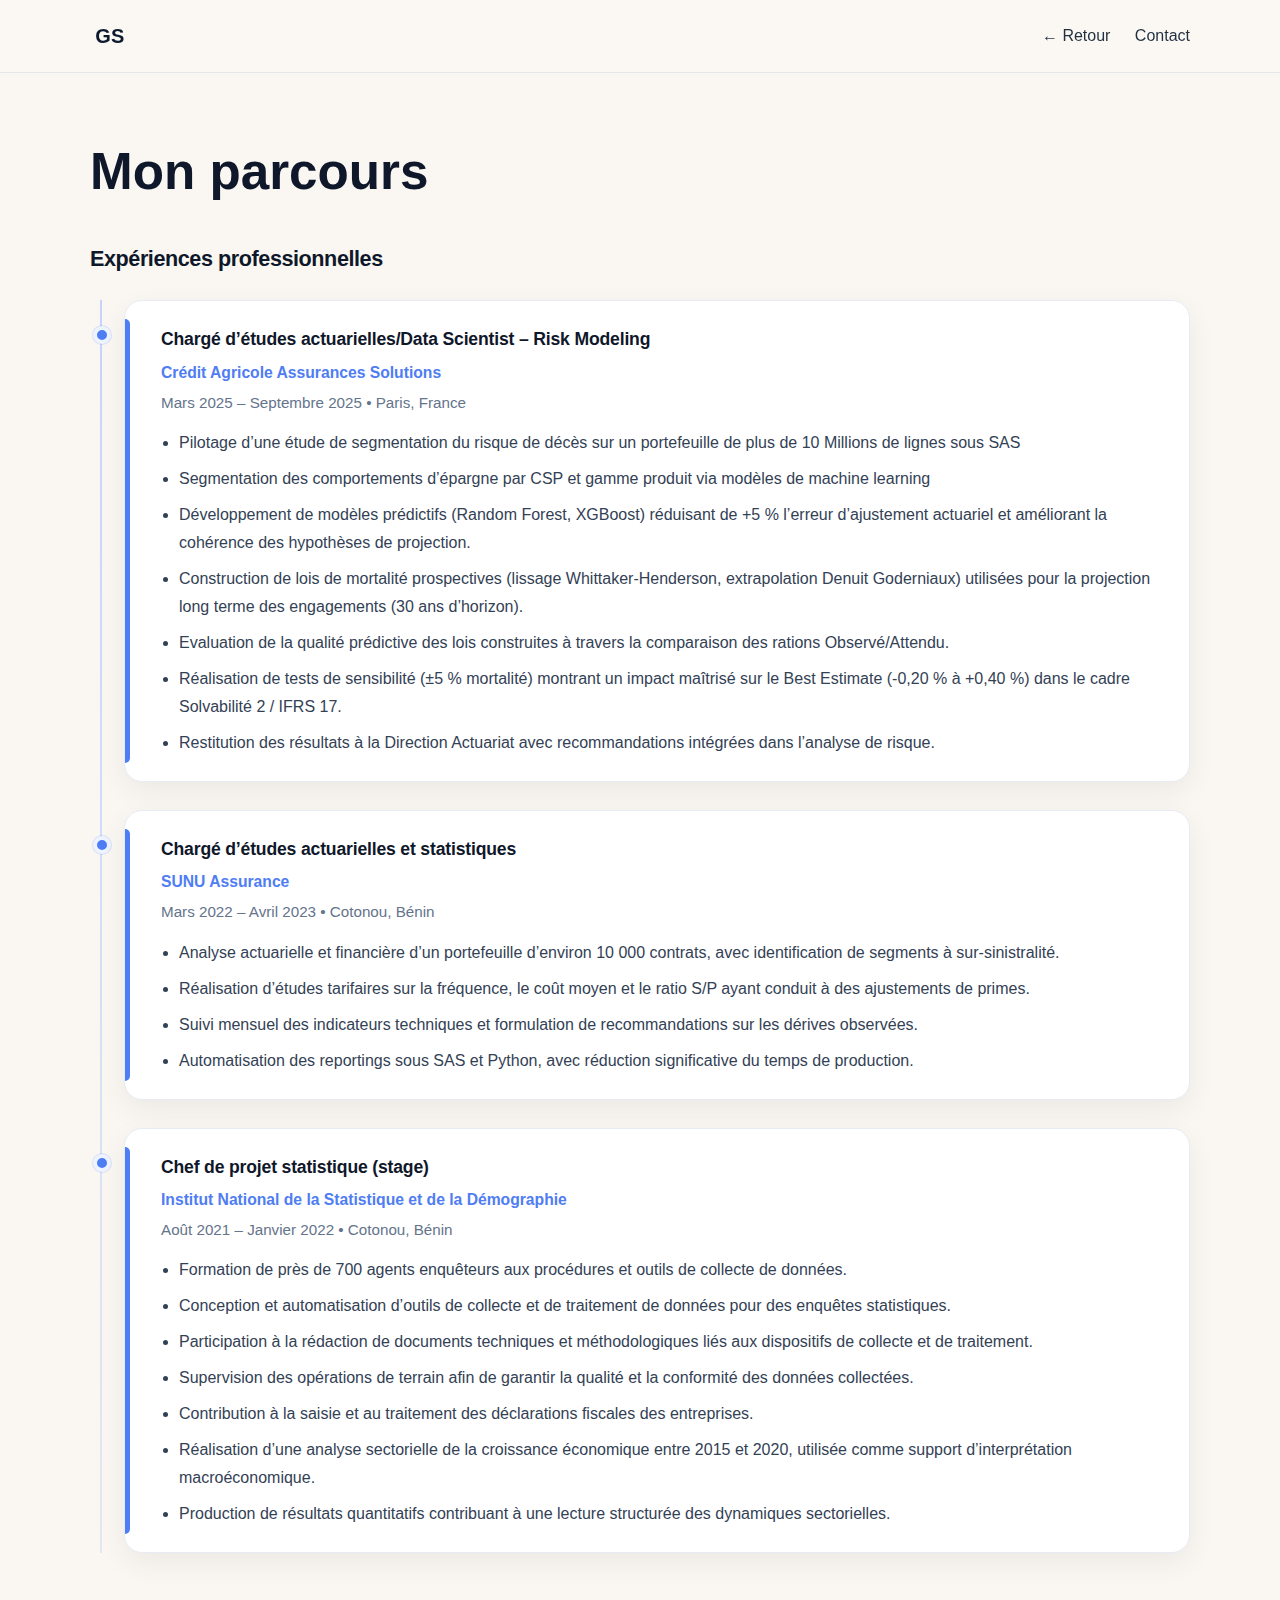
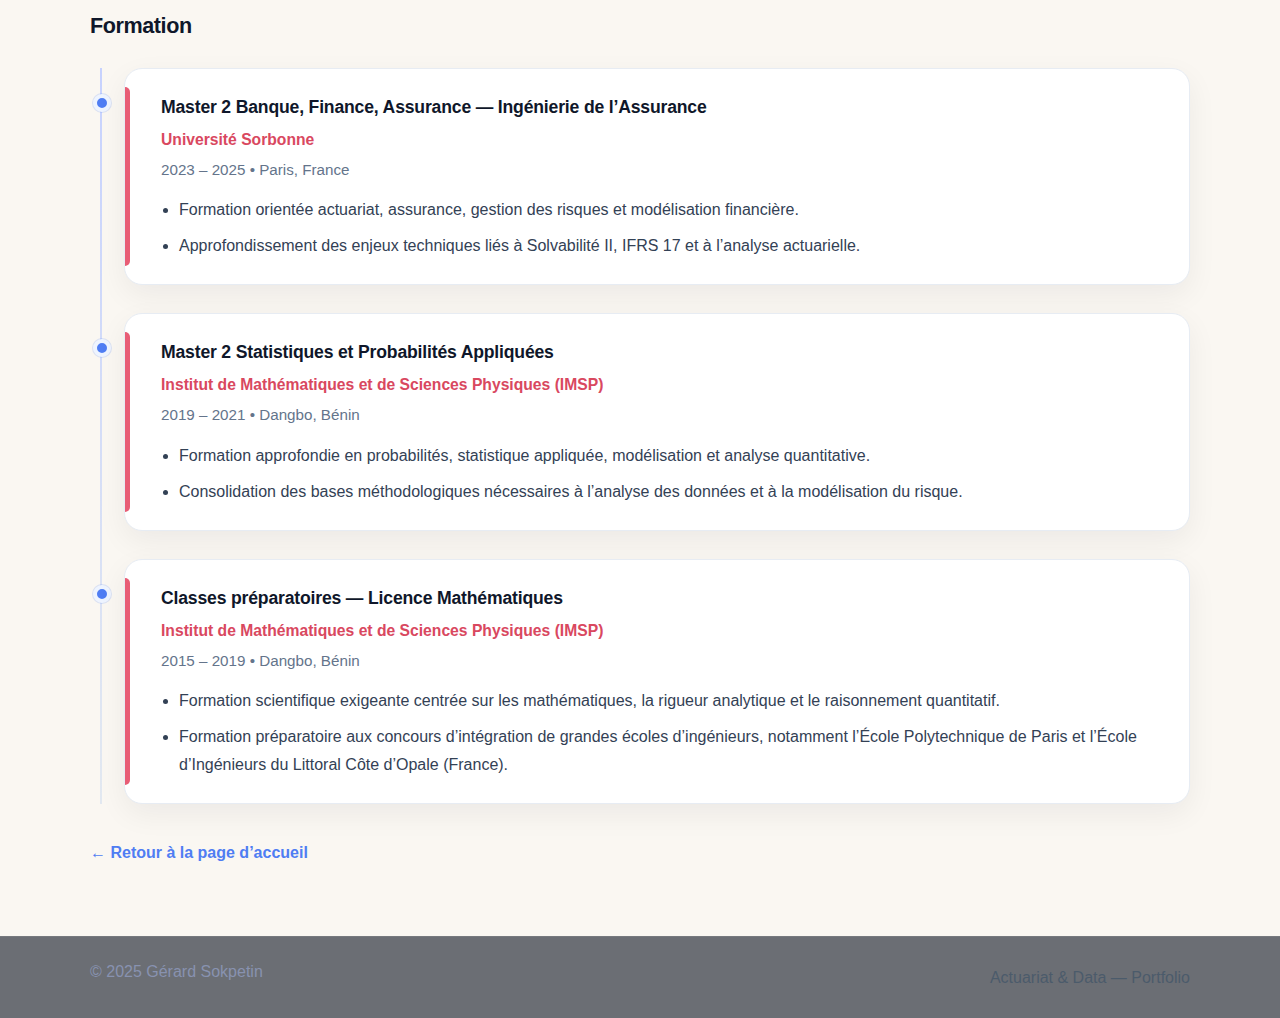
<file: detail_parcours.html>
<!DOCTYPE html>
<html lang="fr">
<head>
  <meta charset="UTF-8" />
  <meta name="viewport" content="width=device-width, initial-scale=1" />
  <title>Mon parcours — Gérard Sokpetin</title>
  <link rel="stylesheet" href="../styles.css" />

  <style>
    .timeline-page-title{
      font-size: clamp(2rem, 4vw, 3.2rem);
      line-height: 1.15;
      margin: 0 0 40px 0;
      color: #0f172a;
    }

    .timeline-section{
      margin-top: 56px;
    }

    .timeline-section:first-of-type{
      margin-top: 0;
    }

    .timeline-heading{
      font-size: 1.35rem;
      font-weight: 700;
      color: #0f172a;
      margin-bottom: 24px;
    }

    .timeline{
      position: relative;
      padding-left: 34px;
    }

    .timeline::before{
      content: "";
      position: absolute;
      top: 0;
      bottom: 0;
      left: 10px;
      width: 2px;
      background: linear-gradient(180deg, #c7d2fe 0%, #e2e8f0 100%);
    }

    .timeline-item{
      position: relative;
      margin-bottom: 28px;
    }

    .timeline-item:last-child{
      margin-bottom: 0;
    }

    .timeline-dot{
      position: absolute;
      left: -31px;
      top: 26px;
      width: 18px;
      height: 18px;
      border-radius: 50%;
      background: #4f7df3;
      border: 4px solid #eef4ff;
      box-shadow: 0 0 0 1px rgba(79,125,243,.18);
    }

    .timeline-card{
      background: #ffffff;
      border: 1px solid #e7ecf3;
      border-radius: 18px;
      padding: 24px 26px;
      box-shadow: 0 10px 30px rgba(15, 23, 42, 0.06);
      position: relative;
      overflow: hidden;
    }

    .timeline-card::before{
      content: "";
      position: absolute;
      top: 18px;
      left: 0;
      width: 5px;
      height: calc(100% - 36px);
      border-radius: 0 8px 8px 0;
      background: #4f7df3;
    }

    .timeline-card--edu::before{
      background: #e85d75;
    }

    .timeline-role{
      font-size: 1.1rem;
      font-weight: 700;
      color: #0f172a;
      margin: 0 0 6px 0;
      padding-left: 10px;
    }

    .timeline-org{
      font-size: 0.98rem;
      font-weight: 600;
      color: #4f7df3;
      margin: 0 0 6px 0;
      padding-left: 10px;
    }

    .timeline-card--edu .timeline-org{
      color: #d9485f;
    }

    .timeline-meta{
      font-size: 0.95rem;
      color: #64748b;
      margin-bottom: 14px;
      padding-left: 10px;
    }

    .timeline-list{
      margin: 0;
      padding-left: 28px;
      color: #334155;
      line-height: 1.75;
    }

    .timeline-list li{
      margin-bottom: 8px;
    }

    .timeline-list li:last-child{
      margin-bottom: 0;
    }

    .back-link{
      display: inline-flex;
      align-items: center;
      gap: 8px;
      text-decoration: none;
      color: #4f7df3;
      font-weight: 600;
      margin-top: 36px;
    }

    @media (max-width: 768px){
      .timeline{
        padding-left: 24px;
      }

      .timeline::before{
        left: 7px;
      }

      .timeline-dot{
        left: -22px;
        width: 14px;
        height: 14px;
      }

      .timeline-card{
        padding: 20px 18px;
      }
    }
  </style>
</head>
<body>

<header class="header">
  <div class="container header__inner">
    <div class="logo">GS</div>
    <nav class="nav">
      <a href="../index.html#parcours">← Retour</a>
      <a href="../index.html#contact">Contact</a>
    </nav>
  </div>
</header>

<section class="section">
  <div class="container">
    <h1 class="timeline-page-title">Mon parcours</h1>

    <div class="timeline-section">
      <h2 class="timeline-heading">Expériences professionnelles</h2>

      <div class="timeline">
        <article class="timeline-item">
          <span class="timeline-dot"></span>
          <div class="timeline-card">
            <h3 class="timeline-role">Chargé d’études actuarielles/Data Scientist – Risk Modeling</h3>
            <p class="timeline-org">Crédit Agricole Assurances Solutions</p>
            <p class="timeline-meta">Mars 2025 – Septembre 2025 • Paris, France</p>
            <ul class="timeline-list">
              <li>Pilotage d’une étude de segmentation du risque de décès sur un portefeuille de plus de 10 Millions de lignes sous SAS </li>
              <li>Segmentation des comportements d’épargne par CSP et gamme produit via modèles de machine learning</li>
              <li>Développement de modèles prédictifs (Random Forest, XGBoost) réduisant de +5 % l’erreur d’ajustement  actuariel et améliorant la cohérence des hypothèses de projection.</li>
              <li>Construction de lois de mortalité prospectives (lissage Whittaker-Henderson, extrapolation Denuit Goderniaux) utilisées pour la projection long terme des engagements (30 ans d’horizon).</li>
              <li>Evaluation de la qualité prédictive des lois construites à travers la comparaison des rations Observé/Attendu.</li>
              <li>Réalisation de tests de sensibilité (±5 % mortalité) montrant un impact maîtrisé sur le Best Estimate (-0,20 % à +0,40 %) dans le cadre Solvabilité 2 / IFRS 17.</li>
              <li>Restitution des résultats à la Direction Actuariat avec recommandations intégrées dans l’analyse de risque.</li>
            </ul>
          </div>
        </article>

        <article class="timeline-item">
          <span class="timeline-dot"></span>
          <div class="timeline-card">
            <h3 class="timeline-role">Chargé d’études actuarielles et statistiques</h3>
            <p class="timeline-org">SUNU Assurance</p>
            <p class="timeline-meta">Mars 2022 – Avril 2023 • Cotonou, Bénin</p>
            <ul class="timeline-list">
              <li>Analyse actuarielle et financière d’un portefeuille d’environ 10 000 contrats, avec identification de segments à sur-sinistralité.</li>
              <li>Réalisation d’études tarifaires sur la fréquence, le coût moyen et le ratio S/P ayant conduit à des ajustements de primes.</li>
              <li>Suivi mensuel des indicateurs techniques et formulation de recommandations sur les dérives observées.</li>
              <li>Automatisation des reportings sous SAS et Python, avec réduction significative du temps de production.</li>
            </ul>
          </div>
        </article>

        <article class="timeline-item">
          <span class="timeline-dot"></span>
          <div class="timeline-card">
            <h3 class="timeline-role">Chef de projet statistique (stage)</h3>
            <p class="timeline-org">Institut National de la Statistique et de la Démographie</p>
            <p class="timeline-meta">Août 2021 – Janvier 2022 • Cotonou, Bénin</p>
            <ul class="timeline-list">
              <li>Formation de près de 700 agents enquêteurs aux procédures et outils de collecte de données.</li>
              <li>Conception et automatisation d’outils de collecte et de traitement de données pour des enquêtes statistiques.</li>
              <li>Participation à la rédaction de documents techniques et méthodologiques liés aux dispositifs de collecte et de traitement.</li>
              <li>Supervision des opérations de terrain afin de garantir la qualité et la conformité des données collectées.</li>
              <li>Contribution à la saisie et au traitement des déclarations fiscales des entreprises.</li>
              <li>Réalisation d’une analyse sectorielle de la croissance économique entre 2015 et 2020, utilisée comme support d’interprétation macroéconomique.</li>
              <li>Production de résultats quantitatifs contribuant à une lecture structurée des dynamiques sectorielles.</li>
            </ul>
          </div>
        </article>
      </div>
    </div>

    <div class="timeline-section">
      <h2 class="timeline-heading">Formation</h2>

      <div class="timeline">
        <article class="timeline-item">
          <span class="timeline-dot"></span>
          <div class="timeline-card timeline-card--edu">
            <h3 class="timeline-role">Master 2 Banque, Finance, Assurance — Ingénierie de l’Assurance</h3>
            <p class="timeline-org">Université Sorbonne</p>
            <p class="timeline-meta">2023 – 2025 • Paris, France</p>
            <ul class="timeline-list">
              <li>Formation orientée actuariat, assurance, gestion des risques et modélisation financière.</li>
              <li>Approfondissement des enjeux techniques liés à Solvabilité II, IFRS 17 et à l’analyse actuarielle.</li>
            </ul>
          </div>
        </article>

        <article class="timeline-item">
          <span class="timeline-dot"></span>
          <div class="timeline-card timeline-card--edu">
            <h3 class="timeline-role">Master 2 Statistiques et Probabilités Appliquées</h3>
            <p class="timeline-org">Institut de Mathématiques et de Sciences Physiques (IMSP)</p>
            <p class="timeline-meta">2019 – 2021 • Dangbo, Bénin</p>
            <ul class="timeline-list">
              <li>Formation approfondie en probabilités, statistique appliquée, modélisation et analyse quantitative.</li>
              <li>Consolidation des bases méthodologiques nécessaires à l’analyse des données et à la modélisation du risque.</li>
            </ul>
          </div>
        </article>

        <article class="timeline-item">
          <span class="timeline-dot"></span>
          <div class="timeline-card timeline-card--edu">
            <h3 class="timeline-role">Classes préparatoires — Licence Mathématiques</h3>
            <p class="timeline-org">Institut de Mathématiques et de Sciences Physiques (IMSP)</p>
            <p class="timeline-meta">2015 – 2019 • Dangbo, Bénin</p>
            <ul class="timeline-list">
              <li>Formation scientifique exigeante centrée sur les mathématiques, la rigueur analytique et le raisonnement quantitatif.</li>
              <li>Formation préparatoire aux concours d’intégration de grandes écoles d’ingénieurs, notamment l’École Polytechnique de Paris et l’École d’Ingénieurs du Littoral Côte d’Opale (France).</li>
            </ul>
          </div>
        </article>
      </div>
    </div>

    <a href="../index.html#parcours" class="back-link">← Retour à la page d’accueil</a>
  </div>
</section>

<footer class="footer footer--pro">
  <div class="container footer__inner">
    <p>© 2025 Gérard Sokpetin</p>
    <p class="footer__muted">Actuariat & Data — Portfolio</p>
  </div>
</footer>

</body>
</html>
</file>
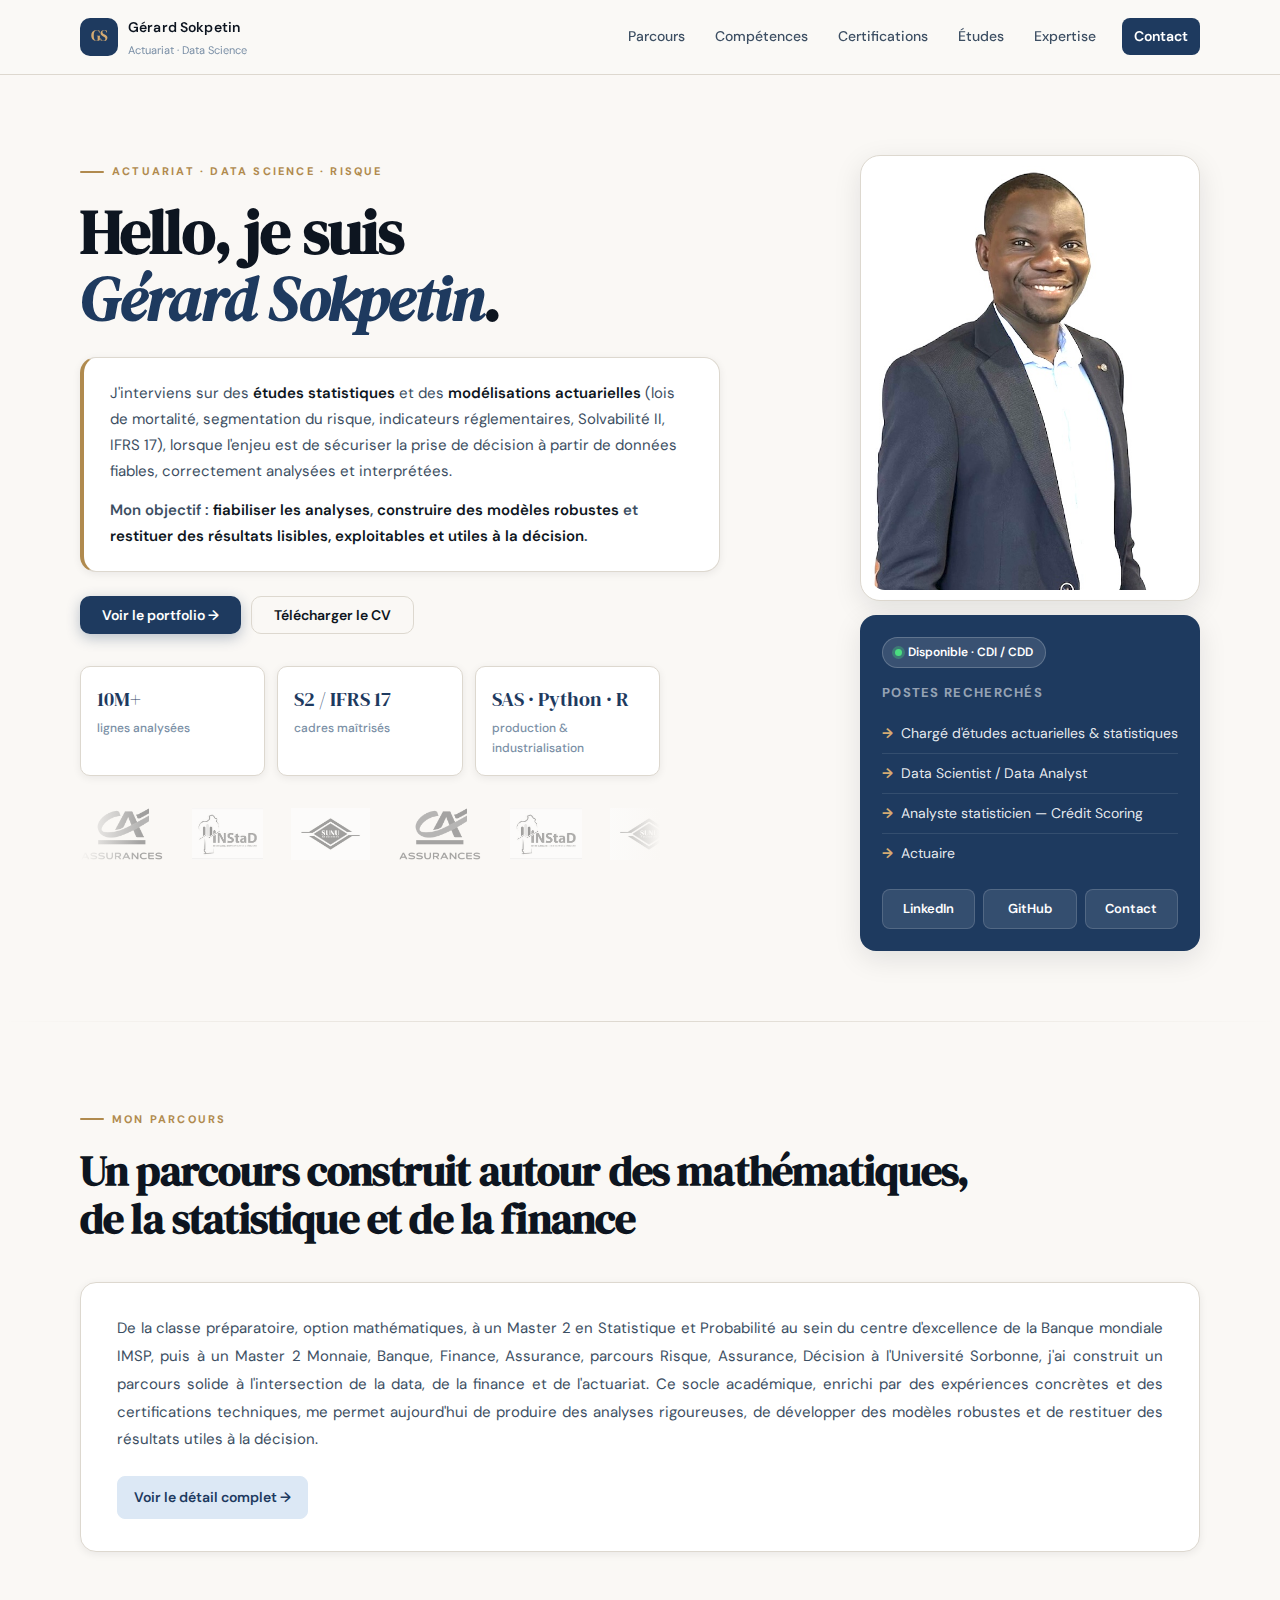
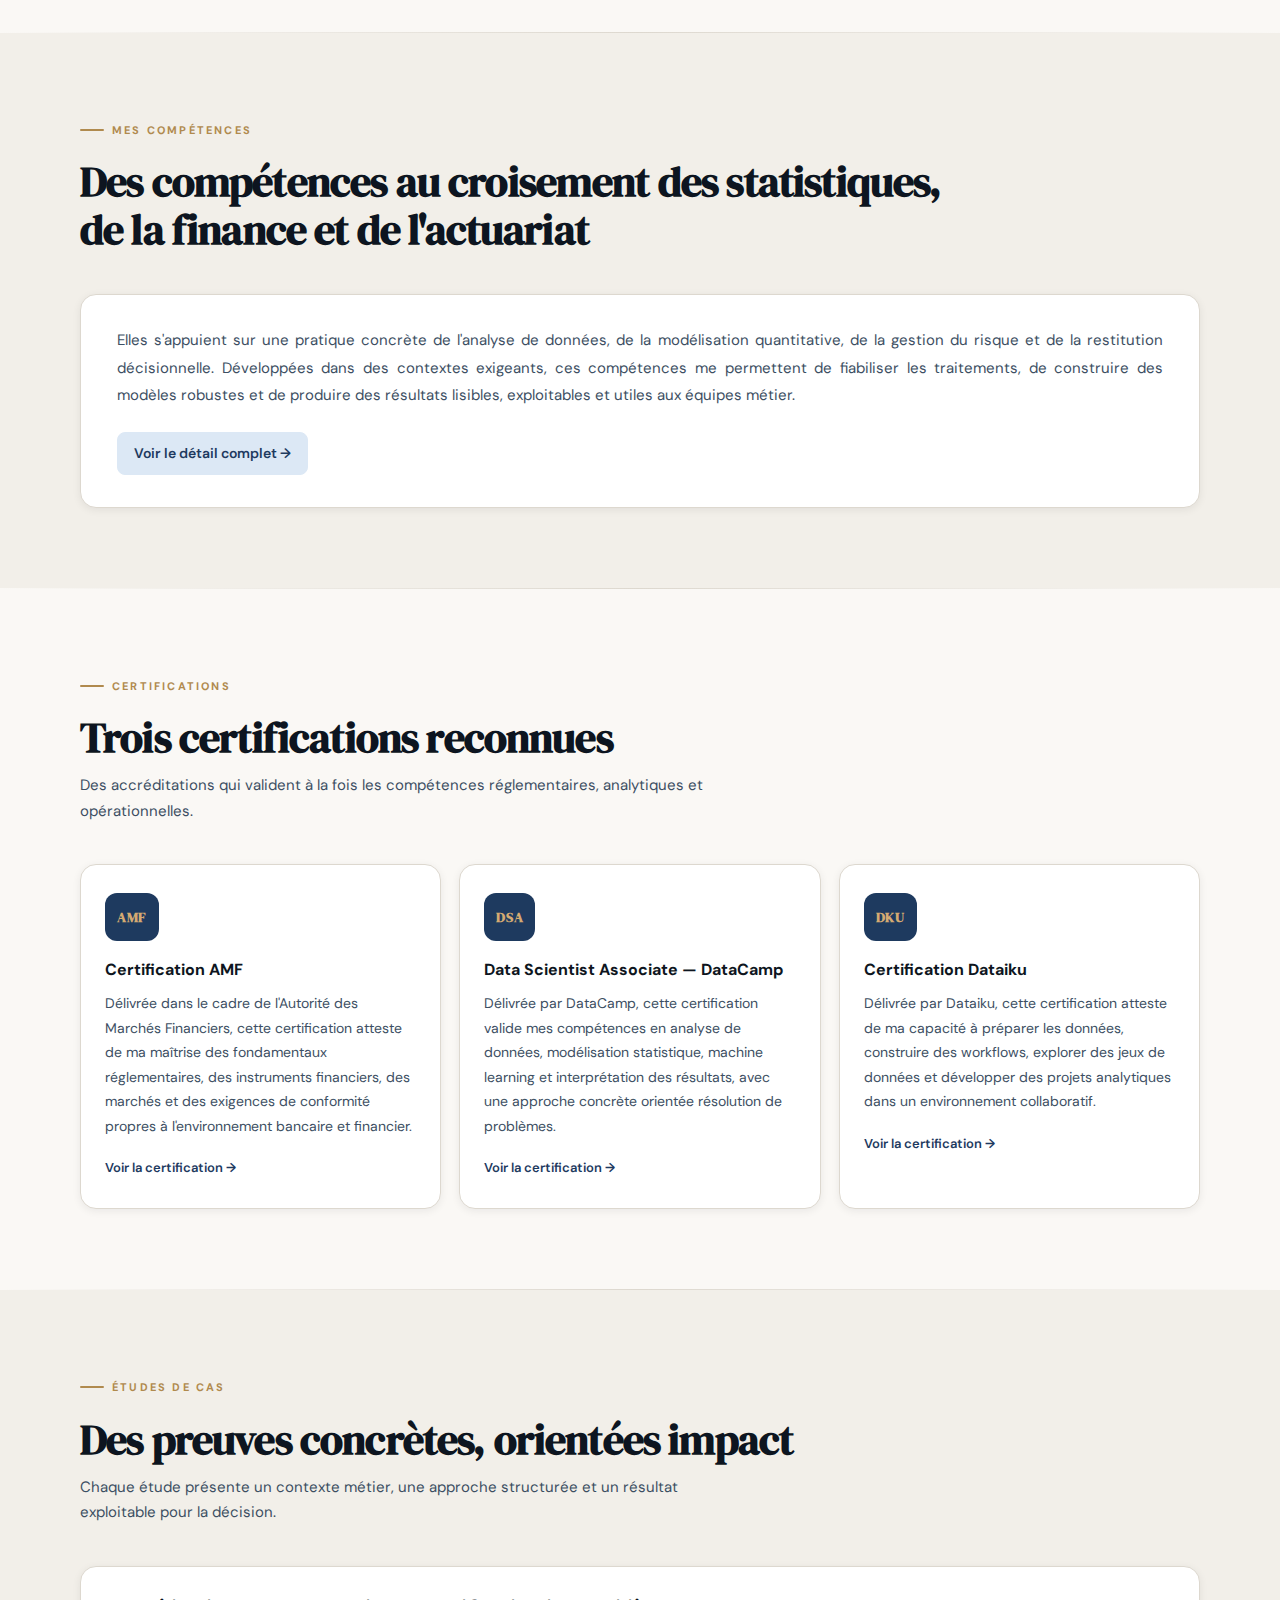
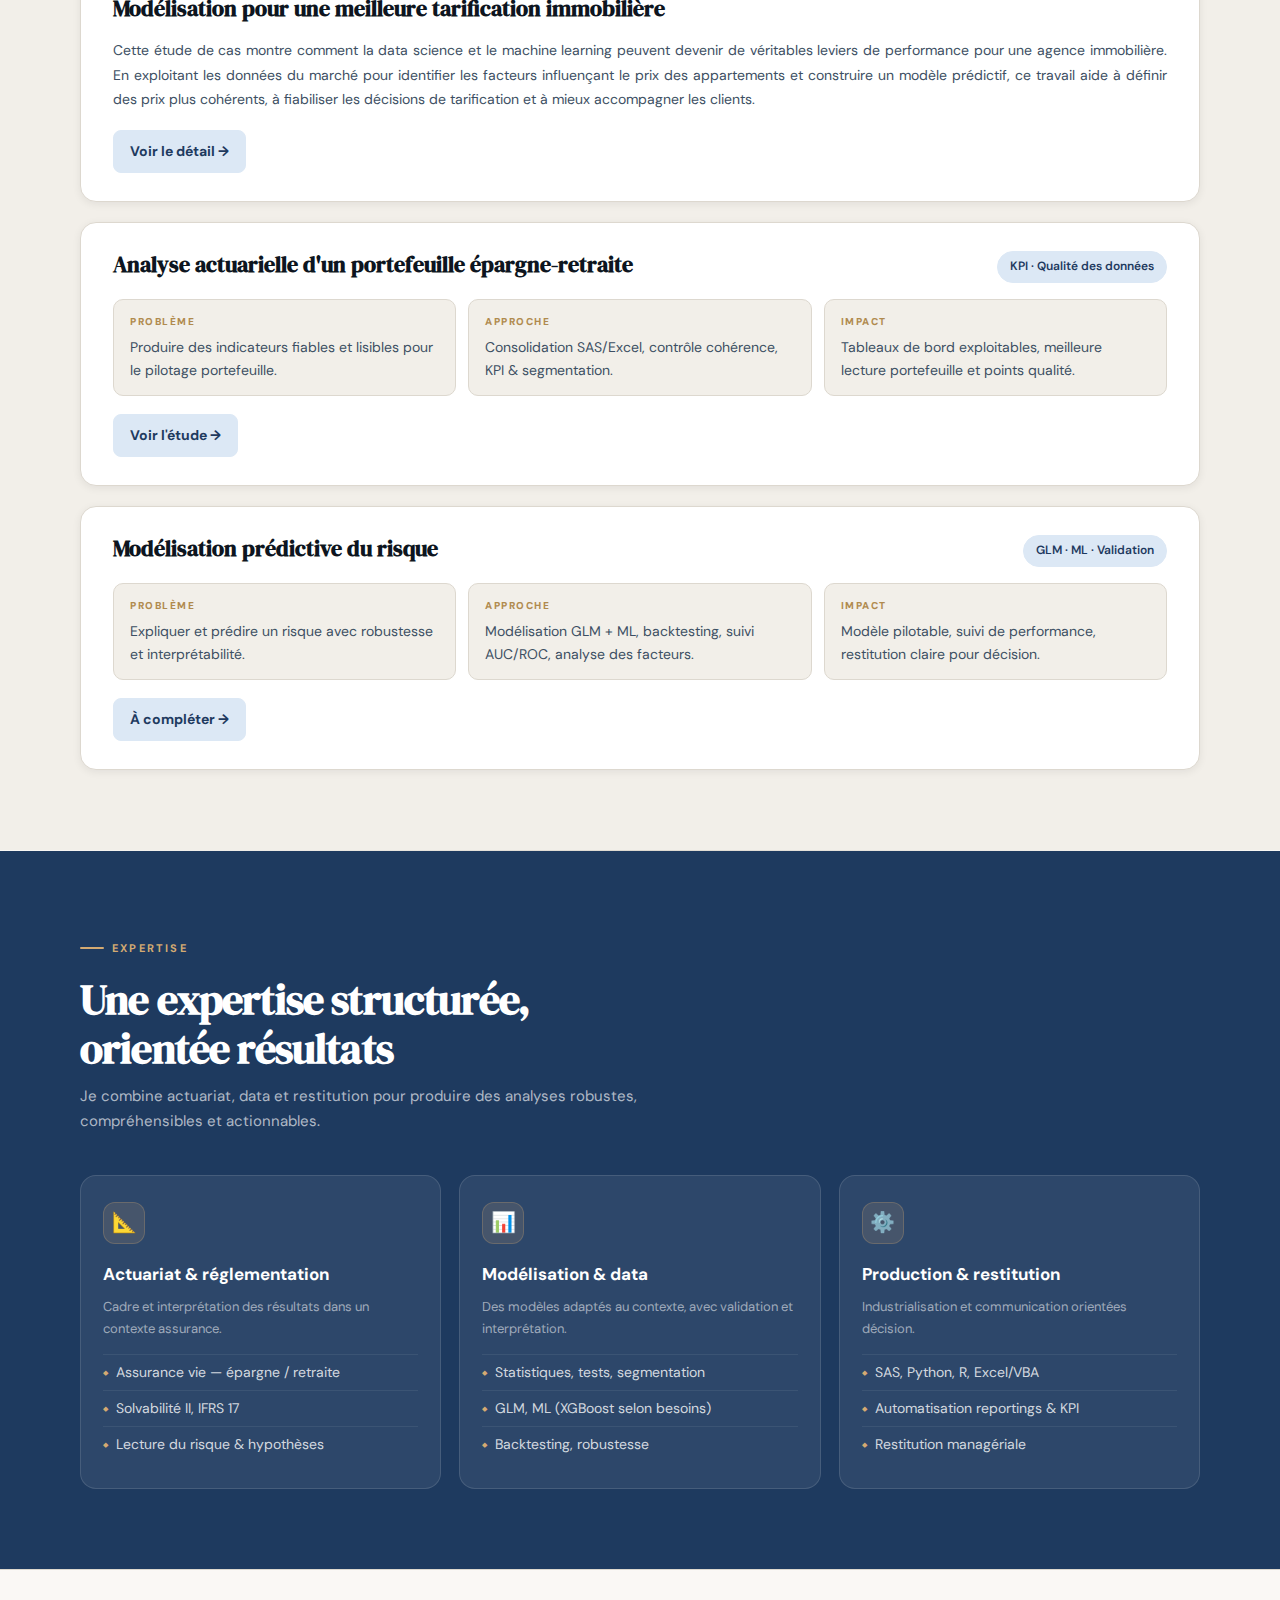
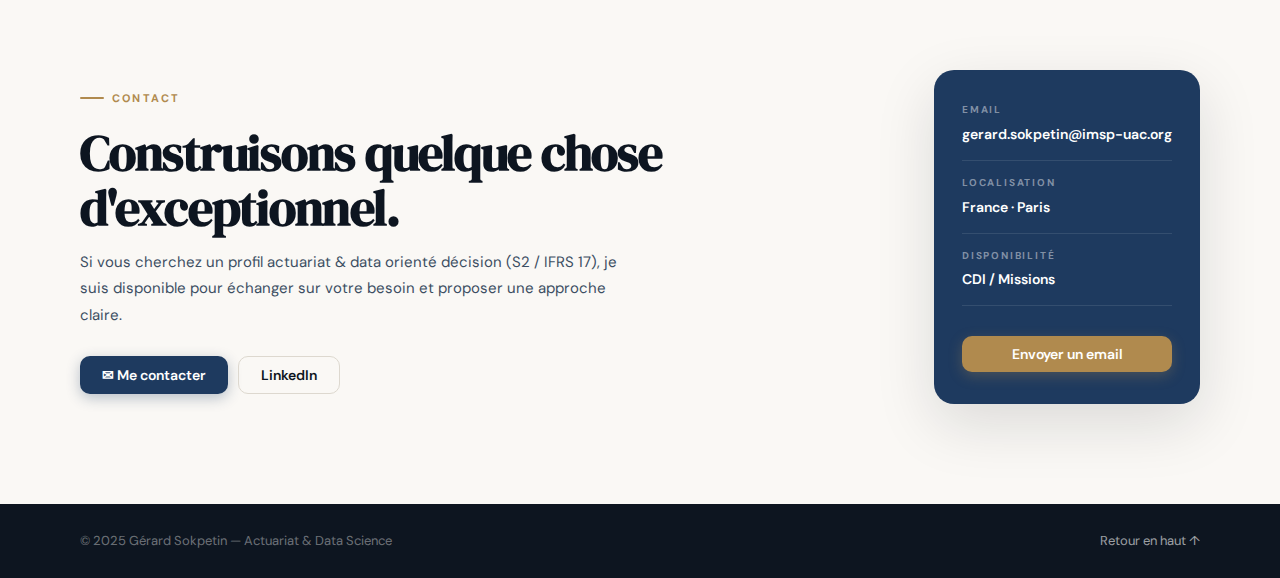
<file: index(1).html>
<!DOCTYPE html>
<html lang="fr">
<head>
  <meta charset="UTF-8" />
  <meta name="viewport" content="width=device-width, initial-scale=1" />
  <title>Gérard Sokpetin | Actuariat & Data Science</title>
  <meta name="description" content="Portfolio – Actuariat, Data Science, Solvabilité II, IFRS 17" />
  <link rel="preconnect" href="https://fonts.googleapis.com">
  <link rel="preconnect" href="https://fonts.gstatic.com" crossorigin>
  <link href="https://fonts.googleapis.com/css2?family=DM+Serif+Display:ital@0;1&family=DM+Sans:wght@300;400;500;600;700&display=swap" rel="stylesheet">

  <!-- Google tag (gtag.js) -->
  <script async src="https://www.googletagmanager.com/gtag/js?id=G-SG39TQLYT6"></script>
  <script>
    window.dataLayer = window.dataLayer || [];
    function gtag(){dataLayer.push(arguments);}
    gtag('js', new Date());
    gtag('config', 'G-SG39TQLYT6');
  </script>

  <style>
    /* ===========================
       TOKENS
    =========================== */
    :root {
      --ink:        #0d1520;
      --ink-soft:   #3d4f63;
      --ink-muted:  #7a8fa6;
      --paper:      #faf8f5;
      --paper2:     #f2efe9;
      --paper3:     #e8e3da;
      --gold:       #b08a4e;
      --gold-light: #d4aa72;
      --gold-soft:  #f5ead8;
      --blue:       #1e3a5f;
      --blue-mid:   #2d5485;
      --blue-soft:  #dce8f5;
      --line:       #ddd8cf;
      --shadow-sm:  0 2px 8px rgba(13,21,32,.07);
      --shadow-md:  0 8px 28px rgba(13,21,32,.10);
      --shadow-lg:  0 20px 60px rgba(13,21,32,.13);
      --radius:     16px;
      --radius-sm:  10px;
    }

    /* ===========================
       RESET & BASE
    =========================== */
    *, *::before, *::after { box-sizing: border-box; margin: 0; padding: 0; }
    html { scroll-behavior: smooth; font-size: 16px; }

    body {
      font-family: 'DM Sans', sans-serif;
      background: var(--paper);
      color: var(--ink);
      line-height: 1.65;
      -webkit-font-smoothing: antialiased;
    }

    img { display: block; max-width: 100%; }
    a { text-underline-offset: 5px; }

    .container {
      width: 92%;
      max-width: 1120px;
      margin: 0 auto;
    }

    /* ===========================
       HEADER
    =========================== */
    .header {
      position: sticky;
      top: 0;
      z-index: 100;
      background: rgba(250,248,245,.92);
      backdrop-filter: blur(14px);
      border-bottom: 1px solid var(--line);
    }

    .header__inner {
      display: flex;
      justify-content: space-between;
      align-items: center;
      padding: 14px 0;
    }

    .logo {
      display: flex;
      align-items: center;
      gap: 10px;
      text-decoration: none;
    }

    .logo__monogram {
      width: 38px;
      height: 38px;
      border-radius: 10px;
      background: var(--blue);
      color: var(--gold-light);
      font-family: 'DM Serif Display', serif;
      font-size: 15px;
      display: grid;
      place-items: center;
      letter-spacing: -.5px;
    }

    .logo__text {
      font-size: 14px;
      font-weight: 600;
      color: var(--ink);
      letter-spacing: .01em;
    }

    .logo__sub {
      font-size: 11px;
      font-weight: 400;
      color: var(--ink-muted);
      display: block;
      margin-top: 1px;
    }

    .nav {
      display: flex;
      align-items: center;
      gap: 6px;
    }

    .nav a {
      color: var(--ink-soft);
      padding: 7px 12px;
      border-radius: 8px;
      text-decoration: none;
      font-size: 14px;
      font-weight: 500;
      transition: color .15s, background .15s;
    }

    .nav a:hover {
      color: var(--ink);
      background: var(--paper2);
    }

    .nav .nav__cta {
      background: var(--blue);
      color: #fff;
      font-weight: 600;
      margin-left: 8px;
    }

    .nav .nav__cta:hover {
      background: var(--blue-mid);
      color: #fff;
    }

    /* ===========================
       HERO
    =========================== */
    .hero {
      padding: 80px 0 70px;
    }

    .hero__grid {
      display: grid;
      grid-template-columns: 1fr 340px;
      gap: 50px;
      align-items: start;
    }

    .eyebrow {
      display: inline-flex;
      align-items: center;
      gap: 8px;
      font-size: 11px;
      letter-spacing: .2em;
      font-weight: 700;
      text-transform: uppercase;
      color: var(--gold);
      margin-bottom: 18px;
    }

    .eyebrow::before {
      content: '';
      width: 24px;
      height: 2px;
      background: var(--gold);
      border-radius: 2px;
      display: inline-block;
    }

    .hero h1 {
      font-family: 'DM Serif Display', serif;
      font-size: clamp(40px, 5vw, 62px);
      line-height: 1.08;
      letter-spacing: -0.02em;
      color: var(--ink);
      margin-bottom: 6px;
    }

    .name-highlight {
      color: var(--blue);
      font-style: italic;
    }

    .hero__lead-card {
      background: #fff;
      border: 1px solid var(--line);
      border-radius: var(--radius);
      padding: 22px 26px;
      margin: 24px 0;
      box-shadow: var(--shadow-sm);
      max-width: 640px;
      border-left: 4px solid var(--gold);
    }

    .hero__lead-card p {
      color: var(--ink-soft);
      line-height: 1.75;
      font-size: 15px;
      margin-bottom: 12px;
    }

    .hero__lead-card p:last-child { margin-bottom: 0; }

    .hero__lead-card strong { color: var(--ink); font-weight: 600; }

    .hero__highlight {
      color: var(--ink);
      font-weight: 600;
      font-size: 15px;
    }

    .hero__cta {
      display: flex;
      gap: 10px;
      flex-wrap: wrap;
      margin-bottom: 32px;
    }

    .btn {
      display: inline-flex;
      align-items: center;
      gap: 7px;
      padding: 11px 22px;
      border-radius: var(--radius-sm);
      font-weight: 600;
      font-size: 14px;
      text-decoration: none;
      transition: transform .12s, box-shadow .12s, background .12s;
      cursor: pointer;
      border: none;
      line-height: 1;
    }

    .btn:hover { transform: translateY(-2px); }

    .btn--primary {
      background: var(--blue);
      color: #fff;
      box-shadow: 0 4px 14px rgba(30,58,95,.30);
    }

    .btn--primary:hover { background: var(--blue-mid); box-shadow: 0 6px 20px rgba(30,58,95,.40); }

    .btn--outline {
      background: transparent;
      color: var(--ink);
      border: 1.5px solid var(--line);
    }

    .btn--outline:hover { border-color: var(--ink-soft); background: var(--paper2); }

    .btn--gold {
      background: var(--gold);
      color: #fff;
      box-shadow: 0 4px 14px rgba(176,138,78,.30);
    }

    .btn--gold:hover { background: var(--gold-light); }

    /* Stats row */
    .hero__stats {
      display: grid;
      grid-template-columns: repeat(3, 1fr);
      gap: 12px;
      max-width: 580px;
    }

    .stat {
      background: #fff;
      border: 1px solid var(--line);
      border-radius: var(--radius-sm);
      padding: 16px;
      box-shadow: var(--shadow-sm);
    }

    .stat__n {
      font-family: 'DM Serif Display', serif;
      font-size: 20px;
      color: var(--blue);
      margin-bottom: 3px;
    }

    .stat__t {
      font-size: 12px;
      color: var(--ink-muted);
      font-weight: 500;
    }

    /* Logo marquee */
    .logoMarquee {
      margin-top: 20px;
      overflow: hidden;
      position: relative;
      padding: 12px 0;
      max-width: 580px;
    }

    .logoMarquee::before,
    .logoMarquee::after {
      content: '';
      position: absolute;
      top: 0; width: 60px; height: 100%;
      z-index: 2; pointer-events: none;
    }

    .logoMarquee::before { left: 0; background: linear-gradient(90deg, var(--paper), transparent); }
    .logoMarquee::after  { right: 0; background: linear-gradient(270deg, var(--paper), transparent); }

    .logoMarquee__track {
      display: flex;
      align-items: center;
      gap: 28px;
      width: max-content;
      animation: marquee 22s linear infinite;
    }

    .logoMarquee__track img {
      height: 52px;
      width: auto;
      opacity: .5;
      filter: grayscale(1);
      transition: opacity .2s, filter .2s, transform .2s;
    }

    .logoMarquee__track img:hover { opacity: .9; filter: none; transform: translateY(-1px); }
    .logoMarquee:hover .logoMarquee__track { animation-play-state: paused; }

    @keyframes marquee {
      from { transform: translateX(0); }
      to   { transform: translateX(-50%); }
    }

    @media (prefers-reduced-motion: reduce) {
      .logoMarquee__track { animation: none; }
    }

    /* Hero Right */
    .hero__right { display: flex; flex-direction: column; gap: 14px; }

    .heroPhoto {
      background: #fff;
      border: 1px solid var(--line);
      border-radius: 20px;
      padding: 10px;
      box-shadow: var(--shadow-md);
    }

    .heroPhoto img {
      width: 100%;
      border-radius: 14px;
      object-fit: cover;
      aspect-ratio: 3/4;
    }

    .heroCard {
      background: var(--blue);
      border-radius: var(--radius);
      padding: 22px;
      box-shadow: var(--shadow-md);
      color: #fff;
    }

    .heroCard__badge {
      display: inline-flex;
      align-items: center;
      gap: 6px;
      padding: 5px 12px;
      border-radius: 99px;
      background: rgba(255,255,255,.12);
      border: 1px solid rgba(255,255,255,.20);
      font-size: 12px;
      font-weight: 600;
      color: #fff;
      margin-bottom: 14px;
    }

    .heroCard__badge::before {
      content: '';
      width: 7px;
      height: 7px;
      border-radius: 50%;
      background: #4ade80;
      box-shadow: 0 0 0 3px rgba(74,222,128,.3);
    }

    .heroCard__title {
      font-size: 13px;
      font-weight: 700;
      text-transform: uppercase;
      letter-spacing: .1em;
      color: rgba(255,255,255,.55);
      margin-bottom: 10px;
    }

    .heroCard__list {
      list-style: none;
      padding: 0;
    }

    .heroCard__list li {
      padding: 8px 0;
      border-bottom: 1px solid rgba(255,255,255,.10);
      font-size: 14px;
      color: rgba(255,255,255,.9);
      display: flex;
      align-items: center;
      gap: 8px;
    }

    .heroCard__list li::before {
      content: '→';
      color: var(--gold-light);
      font-weight: 700;
      flex-shrink: 0;
    }

    .heroCard__list li:last-child { border-bottom: none; }

    .heroCard__links {
      display: flex;
      gap: 8px;
      flex-wrap: wrap;
      margin-top: 16px;
    }

    .heroCard__links a {
      flex: 1;
      text-align: center;
      padding: 8px 10px;
      border-radius: 8px;
      background: rgba(255,255,255,.10);
      color: #fff;
      text-decoration: none;
      font-size: 13px;
      font-weight: 600;
      border: 1px solid rgba(255,255,255,.15);
      transition: background .15s;
    }

    .heroCard__links a:hover { background: rgba(255,255,255,.20); }

    /* ===========================
       SECTIONS
    =========================== */
    .section { padding: 80px 0; }
    .section--alt { background: var(--paper2); }
    .section--dark { background: var(--blue); color: #fff; }

    .section__header { margin-bottom: 40px; }

    .section__title {
      font-family: 'DM Serif Display', serif;
      font-size: clamp(28px, 3.5vw, 42px);
      letter-spacing: -0.02em;
      line-height: 1.15;
      margin-bottom: 12px;
    }

    .section--dark .section__title { color: #fff; }

    .section__desc {
      color: var(--ink-soft);
      max-width: 65ch;
      font-size: 15px;
      line-height: 1.7;
    }

    .section--dark .section__desc { color: rgba(255,255,255,.65); }
    .section--dark .eyebrow { color: var(--gold-light); }
    .section--dark .eyebrow::before { background: var(--gold-light); }

    /* ===========================
       PARCOURS / COMPETENCES cards
    =========================== */
    .content-card {
      background: #fff;
      border: 1px solid var(--line);
      border-radius: var(--radius);
      padding: 32px 36px;
      box-shadow: var(--shadow-sm);
    }

    .content-card p {
      color: var(--ink-soft);
      line-height: 1.85;
      font-size: 15px;
      text-align: justify;
      margin-bottom: 22px;
    }

    .content-card p:last-child { margin-bottom: 0; }

    .card__link {
      display: inline-flex;
      align-items: center;
      gap: 6px;
      color: var(--blue);
      font-weight: 600;
      font-size: 14px;
      text-decoration: none;
      padding: 9px 16px;
      border: 1.5px solid var(--blue-soft);
      border-radius: 8px;
      background: var(--blue-soft);
      transition: all .15s;
    }

    .card__link:hover {
      background: var(--blue);
      color: #fff;
      border-color: var(--blue);
    }

    /* ===========================
       CERTIFICATIONS
    =========================== */
    .steps {
      display: grid;
      grid-template-columns: repeat(3, 1fr);
      gap: 18px;
    }

    .step {
      background: #fff;
      border: 1px solid var(--line);
      border-radius: var(--radius);
      padding: 28px 24px;
      box-shadow: var(--shadow-sm);
      transition: box-shadow .2s, transform .2s;
    }

    .step:hover { box-shadow: var(--shadow-md); transform: translateY(-3px); }

    .step__badge {
      display: inline-flex;
      align-items: center;
      justify-content: center;
      min-width: 48px;
      height: 48px;
      padding: 0 12px;
      border-radius: 12px;
      background: var(--blue);
      color: var(--gold-light);
      font-family: 'DM Serif Display', serif;
      font-size: 14px;
      font-weight: 700;
      margin-bottom: 18px;
      letter-spacing: .05em;
    }

    .step__title {
      font-size: 16px;
      font-weight: 700;
      color: var(--ink);
      margin-bottom: 10px;
      line-height: 1.35;
    }

    .step__text {
      font-size: 14px;
      color: var(--ink-soft);
      line-height: 1.75;
      margin-bottom: 16px;
    }

    .step__deliverable a {
      display: inline-flex;
      align-items: center;
      gap: 5px;
      color: var(--blue);
      font-weight: 600;
      font-size: 13px;
      text-decoration: none;
    }

    .step__deliverable a:hover { text-decoration: underline; }

    /* ===========================
       ÉTUDES DE CAS
    =========================== */
    .cases {
      display: grid;
      gap: 20px;
    }

    .case {
      background: #fff;
      border: 1px solid var(--line);
      border-radius: var(--radius);
      padding: 28px 32px;
      box-shadow: var(--shadow-sm);
      transition: box-shadow .2s, transform .2s;
    }

    .case:hover { box-shadow: var(--shadow-md); transform: translateY(-2px); }

    .case__top {
      display: flex;
      justify-content: space-between;
      align-items: flex-start;
      gap: 16px;
      margin-bottom: 16px;
    }

    .case__title {
      font-family: 'DM Serif Display', serif;
      font-size: 22px;
      color: var(--ink);
      line-height: 1.25;
    }

    .tag {
      display: inline-flex;
      align-items: center;
      padding: 5px 12px;
      border-radius: 99px;
      font-size: 12px;
      font-weight: 600;
      color: var(--blue);
      border: 1.5px solid var(--blue-soft);
      background: var(--blue-soft);
      white-space: nowrap;
      flex-shrink: 0;
    }

    .case__grid {
      display: grid;
      grid-template-columns: repeat(3, 1fr);
      gap: 12px;
      margin-bottom: 18px;
    }

    .case__block {
      background: var(--paper2);
      border: 1px solid var(--line);
      border-radius: var(--radius-sm);
      padding: 14px 16px;
    }

    .case__label {
      font-size: 10px;
      letter-spacing: .15em;
      text-transform: uppercase;
      font-weight: 800;
      color: var(--gold);
      margin-bottom: 6px;
    }

    .case__text {
      color: var(--ink-soft);
      line-height: 1.6;
      font-size: 14px;
    }

    .case__desc {
      color: var(--ink-soft);
      font-size: 14px;
      line-height: 1.75;
      text-align: justify;
      margin-bottom: 18px;
    }

    .case__link {
      display: inline-flex;
      align-items: center;
      gap: 6px;
      color: var(--blue);
      font-weight: 700;
      font-size: 14px;
      text-decoration: none;
      padding: 9px 16px;
      border-radius: 8px;
      background: var(--blue-soft);
      border: 1.5px solid var(--blue-soft);
      transition: all .15s;
    }

    .case__link:hover { background: var(--blue); color: #fff; border-color: var(--blue); }

    /* ===========================
       EXPERTISE
    =========================== */
    .expertise {
      display: grid;
      grid-template-columns: repeat(3, 1fr);
      gap: 18px;
    }

    .expert {
      background: rgba(255,255,255,.07);
      border: 1px solid rgba(255,255,255,.12);
      border-radius: var(--radius);
      padding: 26px 22px;
      transition: background .2s;
    }

    .expert:hover { background: rgba(255,255,255,.12); }

    .expert__icon {
      width: 42px;
      height: 42px;
      border-radius: 12px;
      background: rgba(212,170,114,.15);
      border: 1px solid rgba(212,170,114,.25);
      display: grid;
      place-items: center;
      font-size: 20px;
      margin-bottom: 16px;
    }

    .expert__title {
      font-size: 17px;
      font-weight: 700;
      color: #fff;
      margin-bottom: 8px;
    }

    .expert__text {
      font-size: 13px;
      color: rgba(255,255,255,.55);
      line-height: 1.7;
      margin-bottom: 14px;
    }

    .expert__list {
      list-style: none;
      padding: 0;
    }

    .expert__list li {
      font-size: 14px;
      color: rgba(255,255,255,.80);
      padding: 6px 0;
      border-top: 1px solid rgba(255,255,255,.07);
      display: flex;
      align-items: center;
      gap: 8px;
    }

    .expert__list li::before {
      content: '◆';
      font-size: 7px;
      color: var(--gold-light);
      flex-shrink: 0;
    }

    /* ===========================
       CONTACT
    =========================== */
    .closing {
      padding: 100px 0;
      background: var(--paper);
      border-top: 1px solid var(--line);
    }

    .closing__inner {
      display: grid;
      grid-template-columns: 1fr auto;
      gap: 60px;
      align-items: center;
    }

    .closing__title {
      font-family: 'DM Serif Display', serif;
      font-size: clamp(30px, 4vw, 50px);
      letter-spacing: -0.025em;
      line-height: 1.1;
      color: var(--ink);
      margin-bottom: 14px;
    }

    .closing__desc {
      color: var(--ink-soft);
      font-size: 15px;
      max-width: 56ch;
      line-height: 1.75;
      margin-bottom: 28px;
    }

    .closing__cta {
      display: flex;
      gap: 10px;
      flex-wrap: wrap;
    }

    .closing__info-panel {
      background: var(--blue);
      border-radius: 20px;
      padding: 32px 28px;
      color: #fff;
      min-width: 260px;
      box-shadow: var(--shadow-lg);
    }

    .info-row {
      padding: 14px 0;
      border-bottom: 1px solid rgba(255,255,255,.10);
    }

    .info-row:first-child { padding-top: 0; }
    .info-row:last-child { border-bottom: none; padding-bottom: 0; }

    .info-row__k {
      font-size: 10px;
      letter-spacing: .18em;
      text-transform: uppercase;
      font-weight: 700;
      color: rgba(255,255,255,.45);
      margin-bottom: 4px;
    }

    .info-row__v {
      font-size: 14px;
      font-weight: 600;
      color: #fff;
    }

    /* ===========================
       FOOTER
    =========================== */
    .footer {
      background: var(--ink);
      padding: 26px 0;
    }

    .footer__inner {
      display: flex;
      justify-content: space-between;
      align-items: center;
      gap: 10px;
      flex-wrap: wrap;
    }

    .footer p { font-size: 13px; color: rgba(255,255,255,.4); margin: 0; }
    .footer a { color: rgba(255,255,255,.6); text-decoration: none; }
    .footer a:hover { color: rgba(255,255,255,.9); }

    /* ===========================
       DIVIDER
    =========================== */
    .divider {
      height: 1px;
      background: linear-gradient(90deg, transparent, var(--line), transparent);
      margin: 0;
    }

    /* ===========================
       FOCUS
    =========================== */
    :focus-visible {
      outline: 3px solid rgba(30,58,95,.4);
      outline-offset: 3px;
      border-radius: 8px;
    }

    /* ===========================
       RESPONSIVE
    =========================== */
    @media (max-width: 960px) {
      .hero__grid { grid-template-columns: 1fr; }
      .hero__right { max-width: 420px; }
      .hero__stats { grid-template-columns: 1fr 1fr; }
      .closing__inner { grid-template-columns: 1fr; }
      .closing__info-panel { min-width: unset; width: 100%; }
      .steps { grid-template-columns: 1fr; }
      .expertise { grid-template-columns: 1fr; }
    }

    @media (max-width: 700px) {
      .hero { padding: 50px 0 40px; }
      .section { padding: 60px 0; }
      .hero__stats { grid-template-columns: 1fr; }
      .case__grid { grid-template-columns: 1fr; }
      .case__top { flex-direction: column; }
      .content-card { padding: 22px 20px; }
      .nav a:not(.nav__cta) { display: none; }
    }
  </style>
</head>
<body>

<!-- ═══════════════════════ HEADER ═══════════════════════ -->
<header class="header">
  <div class="container header__inner">
    <a href="#top" class="logo">
      <div class="logo__monogram">GS</div>
      <div>
        <span class="logo__text">Gérard Sokpetin</span>
        <span class="logo__sub">Actuariat · Data Science</span>
      </div>
    </a>
    <nav class="nav">
      <a href="#parcours">Parcours</a>
      <a href="#competences">Compétences</a>
      <a href="#certification">Certifications</a>
      <a href="#projets">Études</a>
      <a href="#publications">Expertise</a>
      <a href="#contact" class="nav__cta">Contact</a>
    </nav>
  </div>
</header>

<!-- ═══════════════════════ HERO ═══════════════════════ -->
<section class="hero" id="top">
  <div class="container hero__grid">

    <!-- Gauche -->
    <div class="hero__left">
      <p class="eyebrow">Actuariat · Data Science · Risque</p>

      <h1>Hello, je suis<br>
        <span class="name-highlight">Gérard Sokpetin</span>.
      </h1>

      <div class="hero__lead-card">
        <p>
          J'interviens sur des <strong>études statistiques</strong> et des
          <strong>modélisations actuarielles</strong>
          (lois de mortalité, segmentation du risque, indicateurs réglementaires, Solvabilité II, IFRS 17),
          lorsque l'enjeu est de sécuriser la prise de décision à partir de données
          fiables, correctement analysées et interprétées.
        </p>
        <p class="hero__highlight">
          Mon objectif : <strong>fiabiliser les analyses</strong>, <strong>construire des modèles robustes</strong>
          et <strong>restituer des résultats lisibles, exploitables et utiles à la décision</strong>.
        </p>
      </div>

      <div class="hero__cta">
        <a href="#projets" class="btn btn--primary">Voir le portfolio →</a>
        <a href="#" class="btn btn--outline">Télécharger le CV</a>
      </div>

      <div class="hero__stats">
        <div class="stat">
          <div class="stat__n">10M+</div>
          <div class="stat__t">lignes analysées</div>
        </div>
        <div class="stat">
          <div class="stat__n">S2 / IFRS 17</div>
          <div class="stat__t">cadres maîtrisés</div>
        </div>
        <div class="stat">
          <div class="stat__n">SAS · Python · R</div>
          <div class="stat__t">production & industrialisation</div>
        </div>
      </div>

      <div class="logoMarquee" aria-label="Entreprises partenaires">
        <div class="logoMarquee__track">
          <img src="CAA.png" alt="CAA">
          <img src="INStaD.jpg" alt="INStaD">
          <img src="SUNU.jpg" alt="SUNU">
          <img src="CAA.png" alt="CAA">
          <img src="INStaD.jpg" alt="INStaD">
          <img src="SUNU.jpg" alt="SUNU">
        </div>
      </div>
    </div>

    <!-- Droite -->
    <aside class="hero__right">
      <div class="heroPhoto">
        <img src="gerard.jpg" alt="Gérard Sokpetin">
      </div>

      <div class="heroCard">
        <p class="heroCard__badge">Disponible · CDI / CDD</p>
        <h3 class="heroCard__title">Postes recherchés</h3>
        <ul class="heroCard__list">
          <li>Chargé d'études actuarielles & statistiques</li>
          <li>Data Scientist / Data Analyst</li>
          <li>Analyste statisticien — Crédit Scoring</li>
          <li>Actuaire</li>
        </ul>
        <div class="heroCard__links">
          <a href="#">LinkedIn</a>
          <a href="#">GitHub</a>
          <a href="#contact">Contact</a>
        </div>
      </div>
    </aside>

  </div>
</section>

<div class="divider"></div>

<!-- ═══════════════════════ PARCOURS ═══════════════════════ -->
<section id="parcours" class="section">
  <div class="container">
    <div class="section__header">
      <p class="eyebrow">Mon Parcours</p>
      <h2 class="section__title">Un parcours construit autour des mathématiques,<br>de la statistique et de la finance</h2>
    </div>
    <div class="content-card">
      <p>
        De la classe préparatoire, option mathématiques, à un Master 2 en Statistique et Probabilité au sein du centre d'excellence de la Banque mondiale IMSP, puis à un Master 2 Monnaie, Banque, Finance, Assurance, parcours Risque, Assurance, Décision à l'Université Sorbonne, j'ai construit un parcours solide à l'intersection de la data, de la finance et de l'actuariat. Ce socle académique, enrichi par des expériences concrètes et des certifications techniques, me permet aujourd'hui de produire des analyses rigoureuses, de développer des modèles robustes et de restituer des résultats utiles à la décision.
      </p>
      <a class="card__link" href="detail_parcours.html">Voir le détail complet →</a>
    </div>
  </div>
</section>

<div class="divider"></div>

<!-- ═══════════════════════ COMPÉTENCES ═══════════════════════ -->
<section id="competences" class="section section--alt">
  <div class="container">
    <div class="section__header">
      <p class="eyebrow">Mes Compétences</p>
      <h2 class="section__title">Des compétences au croisement des statistiques,<br>de la finance et de l'actuariat</h2>
    </div>
    <div class="content-card">
      <p>
        Elles s'appuient sur une pratique concrète de l'analyse de données, de la modélisation quantitative, de la gestion du risque et de la restitution décisionnelle. Développées dans des contextes exigeants, ces compétences me permettent de fiabiliser les traitements, de construire des modèles robustes et de produire des résultats lisibles, exploitables et utiles aux équipes métier.
      </p>
      <a class="card__link" href="detail_competences.html">Voir le détail complet →</a>
    </div>
  </div>
</section>

<div class="divider"></div>

<!-- ═══════════════════════ CERTIFICATIONS ═══════════════════════ -->
<section id="certification" class="section">
  <div class="container">
    <div class="section__header">
      <p class="eyebrow">Certifications</p>
      <h2 class="section__title">Trois certifications reconnues</h2>
      <p class="section__desc">Des accréditations qui valident à la fois les compétences réglementaires, analytiques et opérationnelles.</p>
    </div>

    <div class="steps">
      <div class="step">
        <div class="step__badge">AMF</div>
        <h3 class="step__title">Certification AMF</h3>
        <p class="step__text">
          Délivrée dans le cadre de l'Autorité des Marchés Financiers, cette certification atteste de ma maîtrise des fondamentaux réglementaires, des instruments financiers, des marchés et des exigences de conformité propres à l'environnement bancaire et financier.
        </p>
        <p class="step__deliverable">
          <a href="LIEN_VERS_CERTIFICATION_AMF" target="_blank" rel="noopener noreferrer">Voir la certification →</a>
        </p>
      </div>

      <div class="step">
        <div class="step__badge">DSA</div>
        <h3 class="step__title">Data Scientist Associate — DataCamp</h3>
        <p class="step__text">
          Délivrée par DataCamp, cette certification valide mes compétences en analyse de données, modélisation statistique, machine learning et interprétation des résultats, avec une approche concrète orientée résolution de problèmes.
        </p>
        <p class="step__deliverable">
          <a href="LIEN_VERS_CERTIFICATION_DATACAMP" target="_blank" rel="noopener noreferrer">Voir la certification →</a>
        </p>
      </div>

      <div class="step">
        <div class="step__badge">DKU</div>
        <h3 class="step__title">Certification Dataiku</h3>
        <p class="step__text">
          Délivrée par Dataiku, cette certification atteste de ma capacité à préparer les données, construire des workflows, explorer des jeux de données et développer des projets analytiques dans un environnement collaboratif.
        </p>
        <p class="step__deliverable">
          <a href="LIEN_VERS_CERTIFICATION_DATAIKU" target="_blank" rel="noopener noreferrer">Voir la certification →</a>
        </p>
      </div>
    </div>
  </div>
</section>

<div class="divider"></div>

<!-- ═══════════════════════ ÉTUDES DE CAS ═══════════════════════ -->
<section id="projets" class="section section--alt">
  <div class="container">
    <div class="section__header">
      <p class="eyebrow">Études de Cas</p>
      <h2 class="section__title">Des preuves concrètes, orientées impact</h2>
      <p class="section__desc">Chaque étude présente un contexte métier, une approche structurée et un résultat exploitable pour la décision.</p>
    </div>

    <div class="cases">
      <!-- Case 1 -->
      <article class="case">
        <div class="case__top">
          <h3 class="case__title">Modélisation pour une meilleure tarification immobilière</h3>
        </div>
        <p class="case__desc">
          Cette étude de cas montre comment la data science et le machine learning peuvent devenir de véritables leviers de performance pour une agence immobilière. En exploitant les données du marché pour identifier les facteurs influençant le prix des appartements et construire un modèle prédictif, ce travail aide à définir des prix plus cohérents, à fiabiliser les décisions de tarification et à mieux accompagner les clients.
        </p>
        <a class="case__link" href="AgentImmo.html">Voir le détail →</a>
      </article>

      <!-- Case 2 -->
      <article class="case">
        <div class="case__top">
          <h3 class="case__title">Analyse actuarielle d'un portefeuille épargne-retraite</h3>
          <span class="tag">KPI · Qualité des données</span>
        </div>
        <div class="case__grid">
          <div class="case__block">
            <div class="case__label">Problème</div>
            <div class="case__text">Produire des indicateurs fiables et lisibles pour le pilotage portefeuille.</div>
          </div>
          <div class="case__block">
            <div class="case__label">Approche</div>
            <div class="case__text">Consolidation SAS/Excel, contrôle cohérence, KPI & segmentation.</div>
          </div>
          <div class="case__block">
            <div class="case__label">Impact</div>
            <div class="case__text">Tableaux de bord exploitables, meilleure lecture portefeuille et points qualité.</div>
          </div>
        </div>
        <a class="case__link" href="epargne-retraite.html">Voir l'étude →</a>
      </article>

      <!-- Case 3 -->
      <article class="case">
        <div class="case__top">
          <h3 class="case__title">Modélisation prédictive du risque</h3>
          <span class="tag">GLM · ML · Validation</span>
        </div>
        <div class="case__grid">
          <div class="case__block">
            <div class="case__label">Problème</div>
            <div class="case__text">Expliquer et prédire un risque avec robustesse et interprétabilité.</div>
          </div>
          <div class="case__block">
            <div class="case__label">Approche</div>
            <div class="case__text">Modélisation GLM + ML, backtesting, suivi AUC/ROC, analyse des facteurs.</div>
          </div>
          <div class="case__block">
            <div class="case__label">Impact</div>
            <div class="case__text">Modèle pilotable, suivi de performance, restitution claire pour décision.</div>
          </div>
        </div>
        <a class="case__link" href="#">À compléter →</a>
      </article>
    </div>
  </div>
</section>

<div class="divider"></div>

<!-- ═══════════════════════ EXPERTISE ═══════════════════════ -->
<section id="publications" class="section section--dark">
  <div class="container">
    <div class="section__header">
      <p class="eyebrow">Expertise</p>
      <h2 class="section__title">Une expertise structurée,<br>orientée résultats</h2>
      <p class="section__desc">Je combine actuariat, data et restitution pour produire des analyses robustes, compréhensibles et actionnables.</p>
    </div>

    <div class="expertise">
      <div class="expert">
        <div class="expert__icon">📐</div>
        <h3 class="expert__title">Actuariat & réglementation</h3>
        <p class="expert__text">Cadre et interprétation des résultats dans un contexte assurance.</p>
        <ul class="expert__list">
          <li>Assurance vie — épargne / retraite</li>
          <li>Solvabilité II, IFRS 17</li>
          <li>Lecture du risque & hypothèses</li>
        </ul>
      </div>

      <div class="expert">
        <div class="expert__icon">📊</div>
        <h3 class="expert__title">Modélisation & data</h3>
        <p class="expert__text">Des modèles adaptés au contexte, avec validation et interprétation.</p>
        <ul class="expert__list">
          <li>Statistiques, tests, segmentation</li>
          <li>GLM, ML (XGBoost selon besoins)</li>
          <li>Backtesting, robustesse</li>
        </ul>
      </div>

      <div class="expert">
        <div class="expert__icon">⚙️</div>
        <h3 class="expert__title">Production & restitution</h3>
        <p class="expert__text">Industrialisation et communication orientées décision.</p>
        <ul class="expert__list">
          <li>SAS, Python, R, Excel/VBA</li>
          <li>Automatisation reportings & KPI</li>
          <li>Restitution managériale</li>
        </ul>
      </div>
    </div>
  </div>
</section>

<!-- ═══════════════════════ CONTACT ═══════════════════════ -->
<section id="contact" class="closing">
  <div class="container closing__inner">
    <div class="closing__text">
      <p class="eyebrow">Contact</p>
      <h2 class="closing__title">Construisons quelque chose d'exceptionnel.</h2>
      <p class="closing__desc">
        Si vous cherchez un profil actuariat & data orienté décision (S2 / IFRS 17), je suis disponible pour échanger sur votre besoin et proposer une approche claire.
      </p>
      <div class="closing__cta">
        <a class="btn btn--primary" href="mailto:gerard.sokpetin@imsp-uac.org">✉ Me contacter</a>
        <a class="btn btn--outline" href="#">LinkedIn</a>
      </div>
    </div>

    <div class="closing__info-panel">
      <div class="info-row">
        <div class="info-row__k">Email</div>
        <div class="info-row__v">gerard.sokpetin@imsp-uac.org</div>
      </div>
      <div class="info-row">
        <div class="info-row__k">Localisation</div>
        <div class="info-row__v">France · Paris</div>
      </div>
      <div class="info-row">
        <div class="info-row__k">Disponibilité</div>
        <div class="info-row__v">CDI / Missions</div>
      </div>
      <div class="info-row" style="margin-top: 16px;">
        <a href="mailto:gerard.sokpetin@imsp-uac.org" class="btn btn--gold" style="width: 100%; justify-content: center;">Envoyer un email</a>
      </div>
    </div>
  </div>
</section>

<!-- ═══════════════════════ FOOTER ═══════════════════════ -->
<footer class="footer">
  <div class="container footer__inner">
    <p>© 2025 Gérard Sokpetin — Actuariat & Data Science</p>
    <p><a href="#top">Retour en haut ↑</a></p>
  </div>
</footer>

</body>
</html>
</file>
<file: styles.css>
/* ===========================
   BASE — THEME (FINANCE/DATA)
   =========================== */
:root{
  --bg: #faf7f2;
  --surface: #ffffff;
  --surface2: #f3efe8;

  --text: #0b1a2d;
  --muted: #4b5b6b;
  --muted2: #7b8794;

  --line: #e5e7eb;
--accent: #3b6fd8;
--accent-soft: #e6ecfb;

  --radius: 14px;
  --shadow: 0 10px 30px rgba(0,0,0,.08);
}

*{ box-sizing: border-box; }

html{ scroll-behavior: smooth; }

body{
  margin: 0;
  font-family: Inter, Arial, Helvetica, sans-serif;
  background: var(--bg);
  color: var(--text);
  line-height: 1.6;
}


/* ===========================
   LAYOUT
   =========================== */
.container{
  width: 90%;
  max-width: 1100px;
  margin: auto;
}

/* ===========================
   HEADER / NAV (Material-like)
   =========================== */
.header{
  position: sticky;
  top: 0;
  z-index: 10;

  background: rgba(11,18,32,.85);
  border-bottom: 1px solid var(--line);
  backdrop-filter: blur(10px);
}

.header__inner{
  display: flex;
  justify-content: space-between;
  align-items: center;
  padding: 16px 0;
}

.logo{
  font-weight: bold;
  font-size: 20px;
  letter-spacing: .3px;
}

.nav a{
  color: var(--text);
  margin-left: 20px;
  text-decoration: none;
  opacity: .9;
}

.nav a:hover{
  opacity: 1;
  text-decoration: underline;
  text-underline-offset: 6px;
}

.logo{
  display: inline-flex;
  align-items: center;
  justify-content: center;
  width: 40px;
  height: 40px;
  border-radius: 12px;
  border: 1px solid rgba(255,255,255,.10);
}

/* ===========================
   HERO (Refonte stratégique)
   =========================== */
.hero{
  padding: 70px 0;
  text-align: left;
}

.hero__grid{
  display: grid;
  grid-template-columns: 1.25fr .75fr;
  gap: 28px;
  align-items: start;
}

/* Petit label en haut (style senior) */
.eyebrow{
  margin: 0 0 10px;
  font-size: 12px;
  letter-spacing: .14em;
  font-weight: 800;
  text-transform: uppercase;
  color: #cfe1ff;
}

/* H1 uniquement dans la hero (évite d’impacter le reste) */
.hero h1{
  margin: 0 0 14px;
  font-size: clamp(38px, 4.6vw, 56px);
  line-height: 1.05;
  letter-spacing: -0.03em;
}

/* Sous-titre hero (différent de .subtitle existant) */
.hero__subtitle{
  margin: 0 0 16px;
  color: var(--muted);
  font-size: 16px;
}

/* Texte d’accroche */
.hero__lead{
  margin: 0 0 18px;
  color: var(--muted2);
  max-width: 62ch;
  line-height: 1.7;
}

/* Boutons */
.hero__cta{
  display: flex;
  gap: 10px;
  flex-wrap: wrap;
  margin: 18px 0 22px;
}

/* Stats en mini-cards */
.hero__stats{
  display: grid;
  grid-template-columns: repeat(3, 1fr);
  gap: 12px;
}

.stat{
  background: rgba(255,255,255,.03);
  border: 1px solid rgba(255,255,255,.10);
  border-radius: var(--radius);
  padding: 14px 14px;
}

.stat__n{
  font-weight: 900;
  letter-spacing: -0.02em;
}

.stat__t{
  margin-top: 4px;
  color: var(--muted);
  font-size: 13px;
}

/* Carte Focus à droite */
.heroCard{
  background: linear-gradient(180deg, var(--surface), var(--surface2));
  border: 1px solid var(--line);
  border-radius: calc(var(--radius) + 4px);
  padding: 18px;
  box-shadow: var(--shadow);
}

.heroCard__badge{
  display: inline-block;
  padding: 6px 10px;
  border-radius: 999px;
  border: 1px solid rgba(79,131,255,.35);
  background: rgba(79,131,255,.12);
  color: #cfe1ff;
  font-weight: 800;
  font-size: 12px;
  margin: 0 0 12px;
}

.heroCard__title{
  margin: 0 0 10px;
  font-size: 16px;
}

.heroCard__list{
  margin: 0;
  padding-left: 18px;
  color: var(--muted2);
}

.heroCard__list li{
  margin-bottom: 8px;
  line-height: 1.6;
}

.heroCard__links{
  display: flex;
  gap: 14px;
  flex-wrap: wrap;
  margin-top: 14px;
}

.heroCard__links a{
  color: #cfe1ff;
  text-decoration: none;
  font-weight: 800;
}

.heroCard__links a:hover{
  text-decoration: underline;
  text-underline-offset: 6px;
}

/* Responsive */
@media (max-width: 900px){
  .hero{ padding: 55px 0; }
  .hero__grid{ grid-template-columns: 1fr; }
  .hero__stats{ grid-template-columns: 1fr; }
}

/* ===========================
   BUTTONS
   =========================== */
.btn{
  display: inline-block;
  background: var(--accent);
  color: #000;
  padding: 12px 18px;
  border-radius: 12px;
  margin: 5px;
  text-decoration: none;
  font-weight: 700;
  border: 1px solid transparent;
  transition: transform .08s ease, filter .12s ease, border-color .12s ease;
}

.btn:hover{
  filter: brightness(1.05);
  transform: translateY(-1px);
}

.btn--outline{
  background: transparent;
  color: var(--accent);
  border: 1px solid var(--accent);
}

.btn--outline:hover{
  border-color: #90b3ff;
  filter: none;
}

/* ===========================
   SECTIONS
   =========================== */
.section{
  padding: 60px 0;
}

.section--dark{
  background: var(--surface);
}

/* ===========================
   PROJECTS GRID + CARDS
   =========================== */
.projects{
  display: grid;
  grid-template-columns: repeat(auto-fit, minmax(250px, 1fr));
  gap: 20px;
}

/* Carte générique (réutilisable partout) */
.project-card{
  background: linear-gradient(180deg, var(--surface), var(--surface2));
  border: 1px solid var(--line);
  border-radius: var(--radius);
  padding: 24px;
  box-shadow: var(--shadow);
}

/* Séparation entre cartes (utile sur pages projets) */
.project-card + .project-card{
  margin-top: 30px;
}

.project-card h2{
  font-size: 20px;
  margin: 0 0 10px;
  color: #cfe1ff;
}

.project-card p{
  color: var(--muted2);
  line-height: 1.7;
  margin: 0;
}

.project-card ul{
  margin: 10px 0 0;
  padding-left: 18px;
}

.project-card li{
  color: var(--muted2);
  line-height: 1.7;
  margin-bottom: 6px;
}

/* ===========================
   SKILLS LIST (Accueil + projets)
   =========================== */
.skills{
  margin: 0;
  padding-left: 18px;
}

.skills li{
  margin-bottom: 10px;
}

/* ===========================
   FOOTER
   =========================== */
.footer{
  text-align: center;
  padding: 20px;
  border-top: 1px solid var(--line);
  color: #8892b0;
}

/* ===========================
   RESPONSIVE
   =========================== */
@media (max-width: 900px){
  .hero{ padding: 60px 0; }
  h1{ font-size: 30px; }
}

/* ===========================
   SECTION "QUAND" — Signaux
   =========================== */

.section__title{
  margin: 0 0 10px;
  font-size: 26px;
  letter-spacing: -0.02em;
}

.section__desc{
  margin: 0;
  color: var(--muted);
  max-width: 70ch;
  line-height: 1.7;
}

/* grille de signaux */
.signals{
  margin-top: 22px;
  display: grid;
  grid-template-columns: repeat(3, 1fr);
  gap: 14px;
}

.signal{
  background: rgba(255,255,255,.03);
  border: 1px solid rgba(255,255,255,.10);
  border-radius: var(--radius);
  padding: 16px 16px;
  box-shadow: var(--shadow);
  display: flex;
  gap: 10px;
  align-items: flex-start;
}

.signal__dot{
  width: 12px;
  height: 12px;
  border-radius: 999px;
  background: var(--accent);
  box-shadow: 0 0 0 4px rgba(79,131,255,.16);
  margin-top: 4px;
  flex: 0 0 auto;
}

.signal__text{
  color: var(--muted2);
  line-height: 1.65;
  font-weight: 600;
}

/* responsive */
@media (max-width: 900px){
  .signals{ grid-template-columns: 1fr; }
  .section__title{ font-size: 24px; }
}

/* ===========================
   SECTION "COMMENT J’AIDE" — 3 piliers
   =========================== */

.pillars{
  margin-top: 22px;
  display: grid;
  grid-template-columns: repeat(3, 1fr);
  gap: 16px;
}

.pillar{
  background: rgba(255,255,255,.02);
  border: 1px solid rgba(255,255,255,.10);
  border-radius: var(--radius);
  padding: 18px;
  box-shadow: var(--shadow);
}

.pillar__icon{
  width: 44px;
  height: 44px;
  border-radius: 14px;
  display: grid;
  place-items: center;
  font-weight: 900;
  color: #cfe1ff;
  background: rgba(79,131,255,.12);
  border: 1px solid rgba(79,131,255,.25);
  margin-bottom: 12px;
}

.pillar__icon--alt{
  color: #ffddc7;
  background: rgba(255,140,64,.14);
  border: 1px solid rgba(255,140,64,.25);
}

.pillar__icon--pink{
  color: #ffd2ea;
  background: rgba(236,72,153,.12);
  border: 1px solid rgba(236,72,153,.25);
}

.pillar__title{
  margin: 0 0 8px;
  font-size: 18px;
  letter-spacing: -0.01em;
}

.pillar__text{
  margin: 0 0 12px;
  color: var(--muted2);
  line-height: 1.7;
}

.pillar__list{
  margin: 0;
  padding-left: 18px;
  color: var(--muted2);
}

.pillar__list li{
  margin-bottom: 8px;
  line-height: 1.6;
}

/* responsive */
@media (max-width: 900px){
  .pillars{ grid-template-columns: 1fr; }
}

/* ===========================
   SECTION "MÉTHODE" — 3 étapes
   =========================== */

.steps{
  margin-top: 22px;
  display: grid;
  grid-template-columns: repeat(3, 1fr);
  gap: 16px;
}

.step{
  background: rgba(255,255,255,.03);
  border: 1px solid rgba(255,255,255,.10);
  border-radius: var(--radius);
  padding: 18px;
  box-shadow: var(--shadow);
}

.step__n{
  width: 40px;
  height: 40px;
  border-radius: 14px;
  display: grid;
  place-items: center;
  font-weight: 900;
  color: #0b1220;
  background: var(--accent);
  margin-bottom: 12px;
}

.step__title{
  margin: 0 0 8px;
  font-size: 18px;
  letter-spacing: -0.01em;
}

.step__text{
  margin: 0 0 10px;
  color: var(--muted2);
  line-height: 1.7;
}

.step__deliverable{
  margin: 0;
  color: var(--muted);
  line-height: 1.7;
}

/* responsive */
@media (max-width: 900px){
  .steps{ grid-template-columns: 1fr; }
}

/* ===========================
   ÉTUDES DE CAS — format pro
   =========================== */

.cases{
  margin-top: 22px;
  display: grid;
  grid-template-columns: 1fr;
  gap: 16px;
}

.case{
  background: rgba(255,255,255,.02);
  border: 1px solid rgba(255,255,255,.10);
  border-radius: var(--radius);
  padding: 18px;
  box-shadow: var(--shadow);
}

.case__top{
  display: flex;
  justify-content: space-between;
  align-items: flex-start;
  gap: 12px;
  margin-bottom: 12px;
}

.case__title{
  margin: 0;
  font-size: 18px;
  letter-spacing: -0.01em;
}

.tag{
  display: inline-flex;
  align-items: center;
  padding: 6px 10px;
  border-radius: 999px;
  font-size: 12px;
  font-weight: 800;
  color: #cfe1ff;
  border: 1px solid rgba(79,131,255,.30);
  background: rgba(79,131,255,.10);
  white-space: nowrap;
}

.case__grid{
  display: grid;
  grid-template-columns: repeat(3, 1fr);
  gap: 12px;
}

.case__block{
  background: rgba(255,255,255,.03);
  border: 1px solid rgba(255,255,255,.08);
  border-radius: 14px;
  padding: 14px;
}

.case__label{
  font-size: 12px;
  letter-spacing: .12em;
  text-transform: uppercase;
  font-weight: 900;
  color: var(--muted);
  margin-bottom: 8px;
}

.case__text{
  color: var(--muted2);
  line-height: 1.65;
  font-weight: 600;
}

.case__link{
  display: inline-block;
  margin-top: 14px;
  color: #cfe1ff;
  font-weight: 900;
  text-decoration: none;
}

.case__link:hover{
  text-decoration: underline;
  text-underline-offset: 6px;
}

@media (max-width: 900px){
  .case__grid{ grid-template-columns: 1fr; }
  .case__top{ flex-direction: column; }
  .tag{ width: fit-content; }
}

/* ===========================
   EXPERTISE — 3 blocs (senior)
   =========================== */

.expertise{
  margin-top: 22px;
  display: grid;
  grid-template-columns: repeat(3, 1fr);
  gap: 16px;
}

.expert{
  background: rgba(255,255,255,.03);
  border: 1px solid rgba(255,255,255,.10);
  border-radius: var(--radius);
  padding: 18px;
  box-shadow: var(--shadow);
}

.expert__title{
  margin: 0 0 8px;
  font-size: 18px;
  letter-spacing: -0.01em;
}

.expert__text{
  margin: 0 0 12px;
  color: var(--muted2);
  line-height: 1.7;
}

.expert__list{
  margin: 0;
  padding-left: 18px;
  color: var(--muted2);
}

.expert__list li{
  margin-bottom: 8px;
  line-height: 1.6;
}

@media (max-width: 900px){
  .expertise{ grid-template-columns: 1fr; }
}

/* ===========================
   CLOSING / CONTACT — CTA final
   =========================== */

.closing{
  padding: 80px 0;
  background: linear-gradient(180deg, rgba(79,131,255,.10), rgba(11,18,32,0));
  border-top: 1px solid rgba(255,255,255,.08);
}

.closing__inner{
  display: grid;
  gap: 18px;
}

.closing__title{
  margin: 0 0 10px;
  font-size: clamp(28px, 3.2vw, 44px);
  letter-spacing: -0.02em;
}

.closing__desc{
  margin: 0;
  max-width: 70ch;
  color: var(--muted2);
  line-height: 1.7;
}

.closing__cta{
  display: flex;
  gap: 10px;
  flex-wrap: wrap;
  margin-top: 6px;
}

.closing__info{
  margin-top: 10px;
  display: grid;
  grid-template-columns: repeat(3, 1fr);
  gap: 12px;
}

.info{
  background: rgba(255,255,255,.03);
  border: 1px solid rgba(255,255,255,.10);
  border-radius: var(--radius);
  padding: 14px;
  box-shadow: var(--shadow);
}

.info__k{
  font-size: 12px;
  letter-spacing: .12em;
  text-transform: uppercase;
  font-weight: 900;
  color: var(--muted);
  margin-bottom: 6px;
}

.info__v{
  font-weight: 800;
  color: #cfe1ff;
}

/* footer pro */
.footer--pro{
  padding: 22px 0;
  border-top: 1px solid rgba(255,255,255,.08);
  background: rgba(11,18,32,.6);
}

.footer__inner{
  display: flex;
  justify-content: space-between;
  align-items: center;
  gap: 10px;
  flex-wrap: wrap;
}

.footer__muted{
  margin: 0;
  color: var(--muted);
}

@media (max-width: 900px){
  .closing{ padding: 60px 0; }
  .closing__info{ grid-template-columns: 1fr; }
}

/* ===========================
   POLISH GLOBAL — cohérence premium
   =========================== */

/* 1) Typo cohérente */
h2{
  margin: 0 0 10px;
  font-size: clamp(24px, 2.6vw, 36px);
  letter-spacing: -0.02em;
}

h3{
  margin: 0 0 8px;
  font-size: 18px;
  letter-spacing: -0.01em;
}

/* 2) Paragraphe standard */
p{
  margin: 0 0 12px;
}

/* 3) Respiration entre sections */
.section{
  padding: 70px 0; /* au lieu de 60 */
}

/* 4) Lisibilité des liens */
a{
  text-underline-offset: 6px;
}

/* 5) Uniformiser les cartes (mêmes bordures/ombres) */
.project-card,
.signal,
.pillar,
.step,
.case,
.expert,
.info,
.stat,
.heroCard{
  border-color: rgba(255,255,255,.10);
}

/* 6) Boutons : alignement visuel */
.btn{
  line-height: 1;
}

/* 7) Rendre les sections "dark" légèrement plus contrastées */
.section--dark{
  background: linear-gradient(180deg, rgba(17,26,51,.92), rgba(11,18,32,1));
}

/* 8) Focus accessible (pro) */
:focus-visible{
  outline: 3px solid rgba(79,131,255,.55);
  outline-offset: 3px;
  border-radius: 10px;
}

/* 9) Améliorer l’affichage mobile du menu */
@media (max-width: 900px){
  .nav a{ margin-left: 14px; }
}

/* ===========================
   THEME CLAIR — AJUSTEMENTS
   =========================== */

.section--dark{
  background: var(--surface2);
}

.project-card,
.signal,
.pillar,
.step,
.case,
.expert,
.info,
.stat,
.heroCard{
  background: var(--surface);
  border: 1px solid var(--line);
  box-shadow: var(--shadow);
}

/* Header clair */
.header{
  background: rgba(250,247,242,.85);
  backdrop-filter: blur(10px);
}

/* ===========================
   ACCENT BLEU — AJUSTEMENT FIN
   =========================== */

.btn{
  background: var(--accent);
  color: #ffffff;
}

.btn--outline{
  color: var(--accent);
  border-color: var(--accent);
}

.tag,
.heroCard__badge{
  background: var(--accent-soft);
  color: var(--accent);
  border-color: rgba(59,111,216,.25);
}
/* ===========================
   EYEBROW — VISIBILITÉ
   =========================== */

.eyebrow{
  color: #5b7fdc;
}
/* ===========================
   LIENS "VOIR L’ÉTUDE" — VISIBILITÉ
   =========================== */

.case__link{
  color: var(--accent);
  font-weight: 800;
  text-decoration: none;
}

.case__link:hover{
  text-decoration: underline;
  text-underline-offset: 6px;
}
/* ===========================
   HERO PHOTO
   =========================== */

.heroPhoto{
  background: var(--surface);
  border: 1px solid var(--line);
  border-radius: 20px;
  box-shadow: var(--shadow);
  padding: 12px;
  margin-bottom: 14px;
}

.heroPhoto img{
  width: 100%;
  height: auto;
  display: block;
  border-radius: 14px;
  object-fit: cover;
}

/* ===========================
   NAME HIGHLIGHT — HERO
   =========================== */

.name-highlight{
  position: relative;
  color: var(--accent);
  font-weight: 800;
  white-space: nowrap;
}

/* Soulignement stylé */
.name-highlight::after{
  content: "";
  position: absolute;
  left: 0;
  bottom: -6px;
  width: 100%;
  height: 0.35em;
  background: linear-gradient(
    90deg,
    var(--accent-soft),
    rgba(59,111,216,.35)
  );
  border-radius: 999px;
  z-index: -1;
}

/* ===========================
   HERO TEXT CARD
   =========================== */

/* ===========================
   HERO TEXT — SURFACE DISCRÈTE
   =========================== */

.heroTextCard{
  background: #f6f3ee;        /* très proche du fond */
  border-radius: 12px;
  padding: 18px 22px;
  max-width: 620px;
  margin: 22px 0 26px;
}

/* Texte */
.heroTextCard p{
  margin: 0 0 14px;
  color: var(--muted);
  line-height: 1.7;
}

.heroTextCard p:last-child{
  margin-bottom: 0;
}

/* Phrase clé mise en valeur */
.heroTextCard__highlight{
  color: var(--text);
  font-weight: 600;
}

/* ===========================
   LOGO MARQUEE — bandeau logos
   =========================== */

.logoMarquee{
  margin-top: 18px;
  overflow: hidden;
  position: relative;
  padding: 10px 0;
}

/* petits dégradés sur les côtés (effet premium) */
.logoMarquee::before,
.logoMarquee::after{
  content: "";
  position: absolute;
  top: 0;
  width: 80px;
  height: 100%;
  z-index: 2;
  pointer-events: none;
}

.logoMarquee::before{
  left: 0;
  background: linear-gradient(90deg, var(--bg), rgba(250,247,242,0));
}

.logoMarquee::after{
  right: 0;
  background: linear-gradient(270deg, var(--bg), rgba(250,247,242,0));
}

.logoMarquee__track{
  display: flex;
  align-items: center;
  gap: 26px;
  width: max-content;
  animation: marquee 22s linear infinite;
}

/* tailles & rendu logos */
.logoMarquee__track img{
  height: 64px;
  width: auto;
  opacity: .8;
  filter: grayscale(1);
  transition: opacity .2s ease, filter .2s ease, transform .2s ease;
}

.logoMarquee__track img:hover{
  opacity: 1;
  filter: grayscale(0);
  transform: translateY(-1px);
}

/* pause au survol du bandeau */
.logoMarquee:hover .logoMarquee__track{
  animation-play-state: paused;
}

@keyframes marquee{
  from { transform: translateX(0); }
  to   { transform: translateX(-50%); }
}

/* accessibilité : réduit l’animation si l’utilisateur le demande */
@media (prefers-reduced-motion: reduce){
  .logoMarquee__track{ animation: none; }
}

.dashboard-preview {
  margin-top: 20px;
  text-align: center;
}

.dashboard-preview img {
  width: 100%;
  max-width: 900px;
  border-radius: 16px;
  box-shadow: 0 15px 40px rgba(0,0,0,0.15);
  transition: transform 0.3s ease;
}

.dashboard-preview img:hover {
  transform: scale(1.02);
}
</file>
